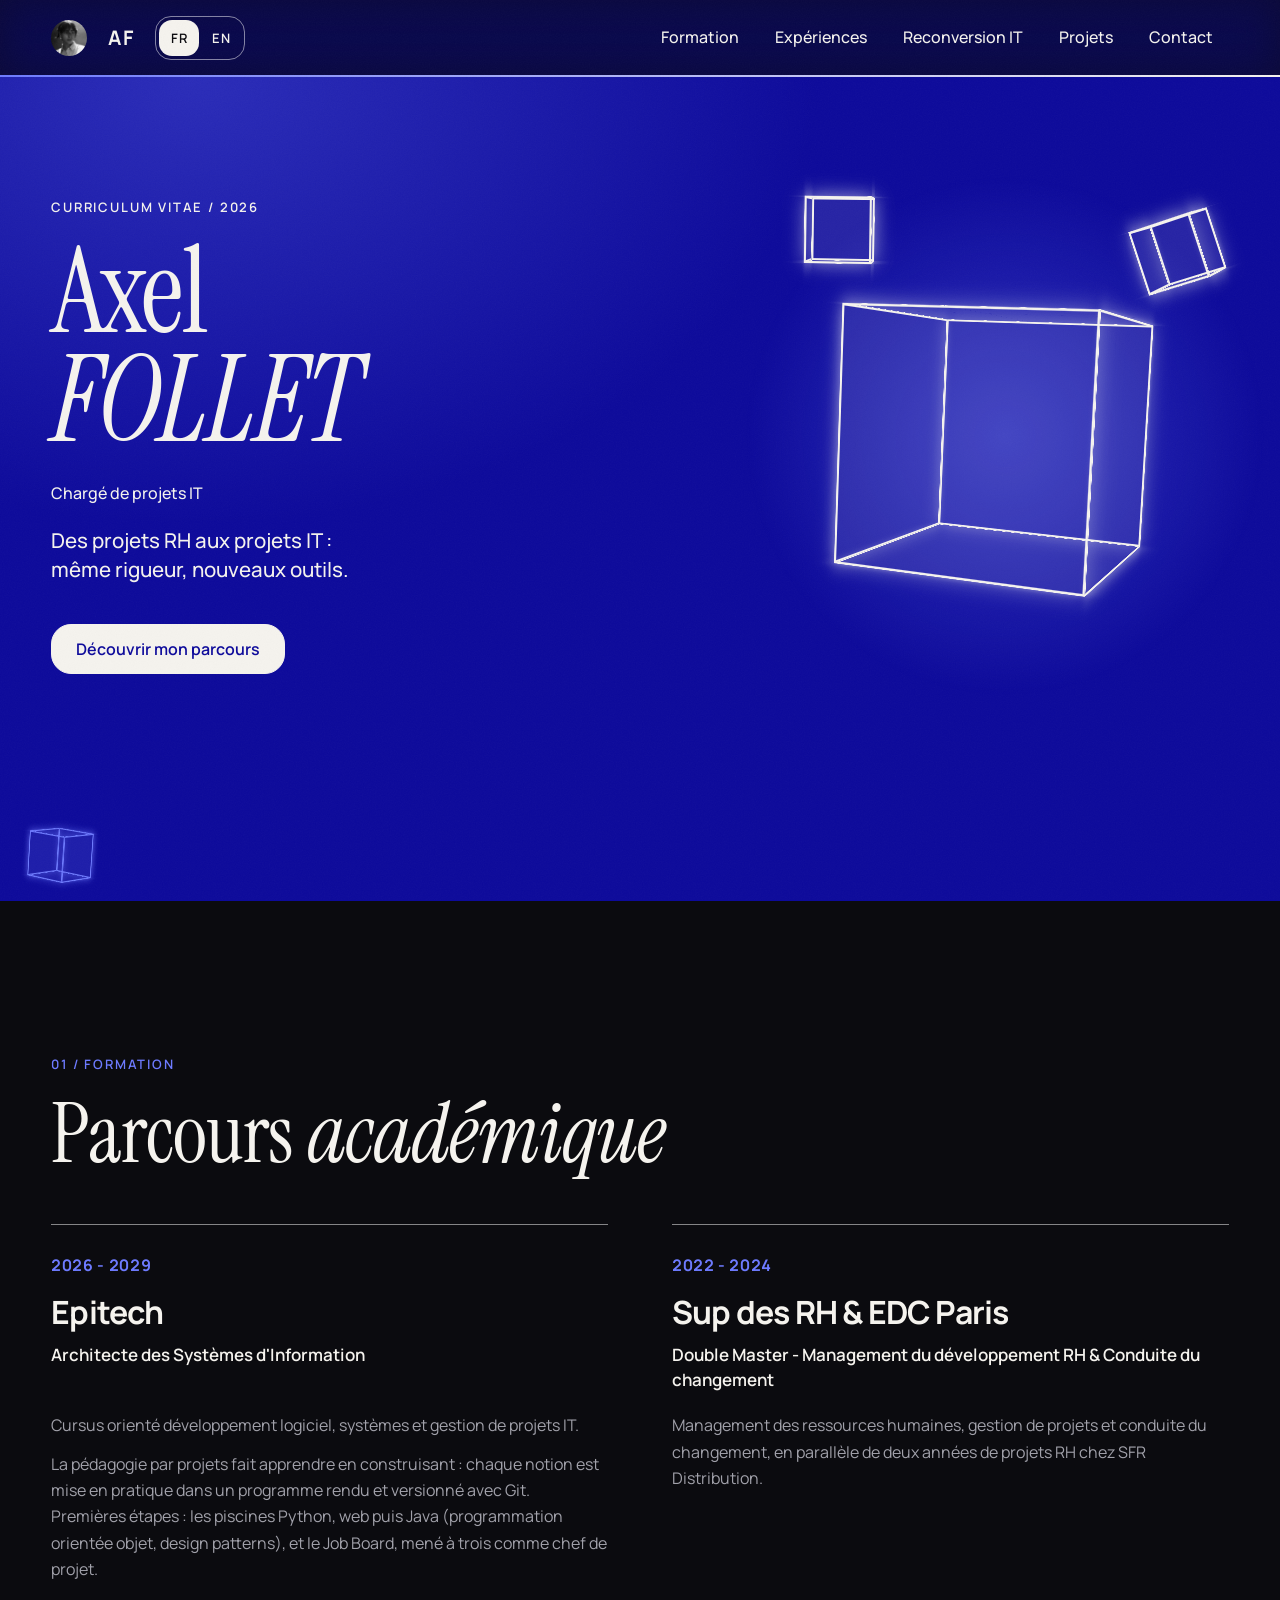
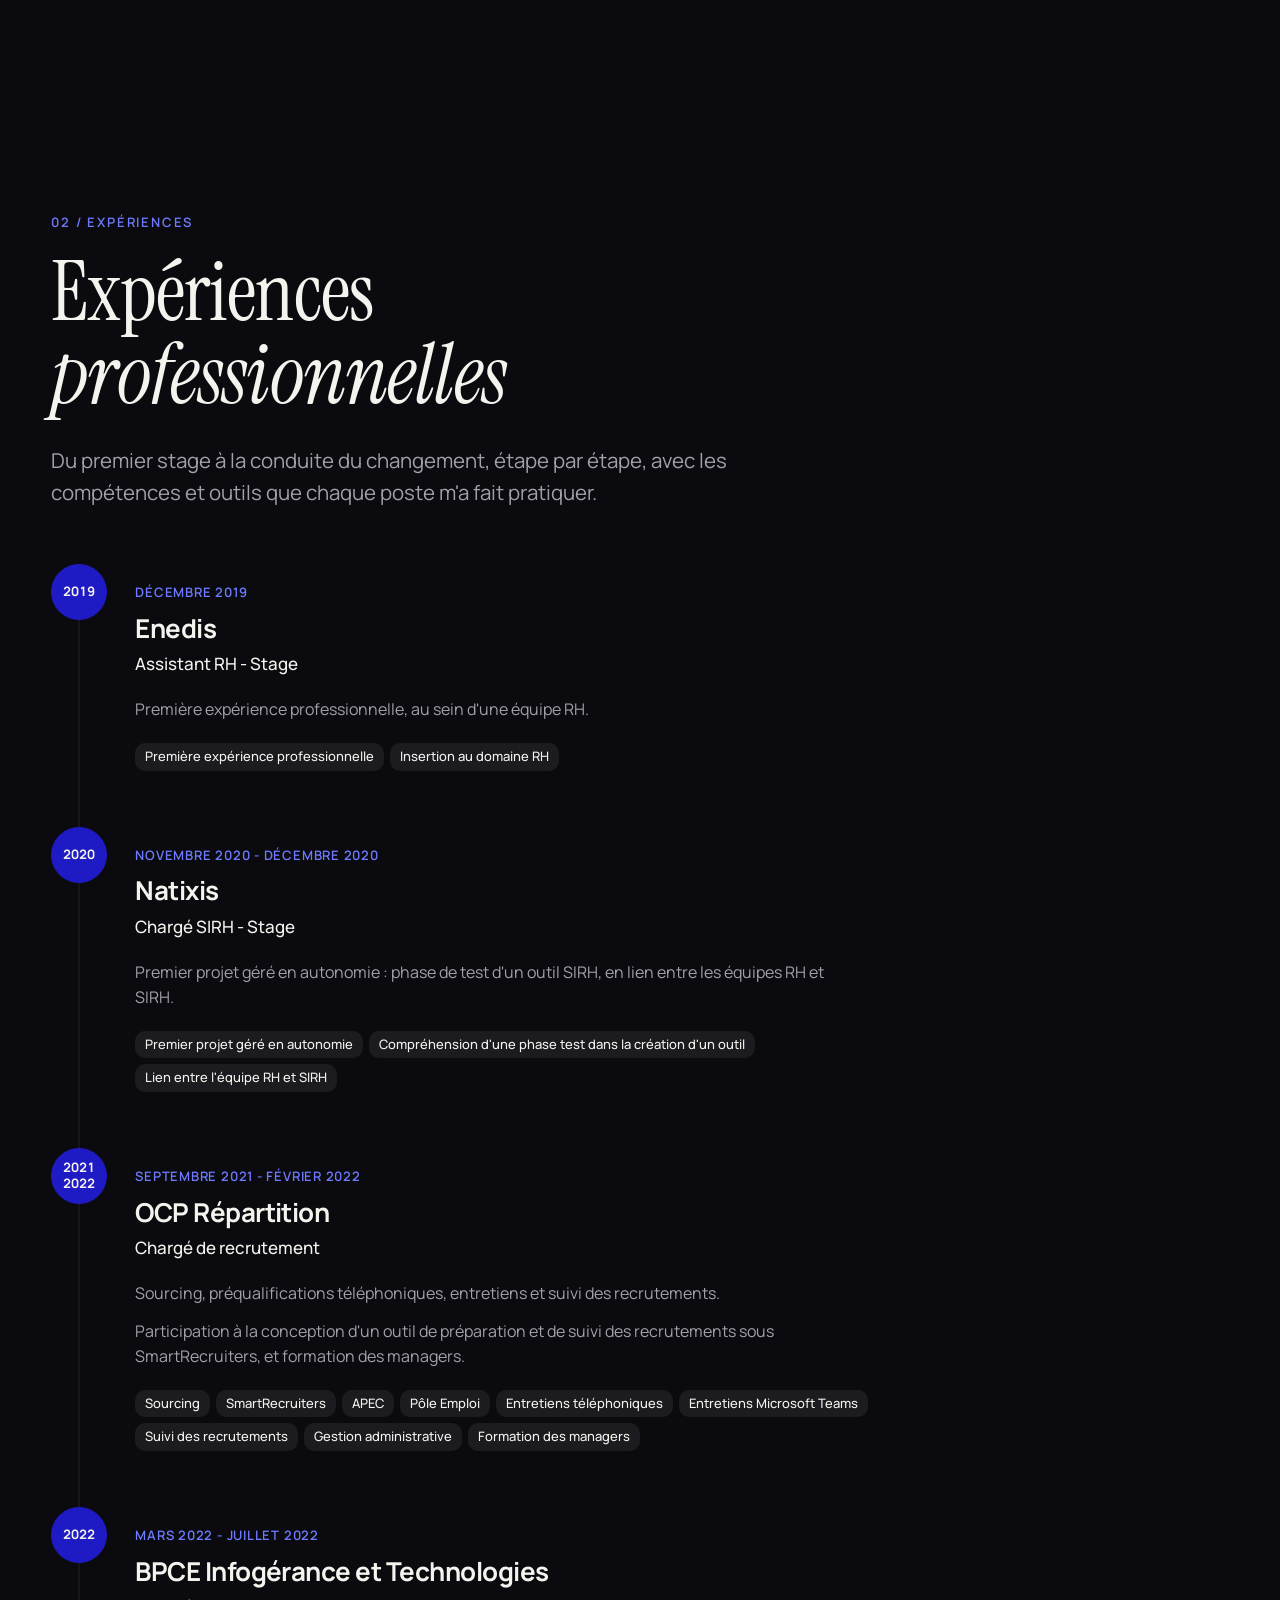
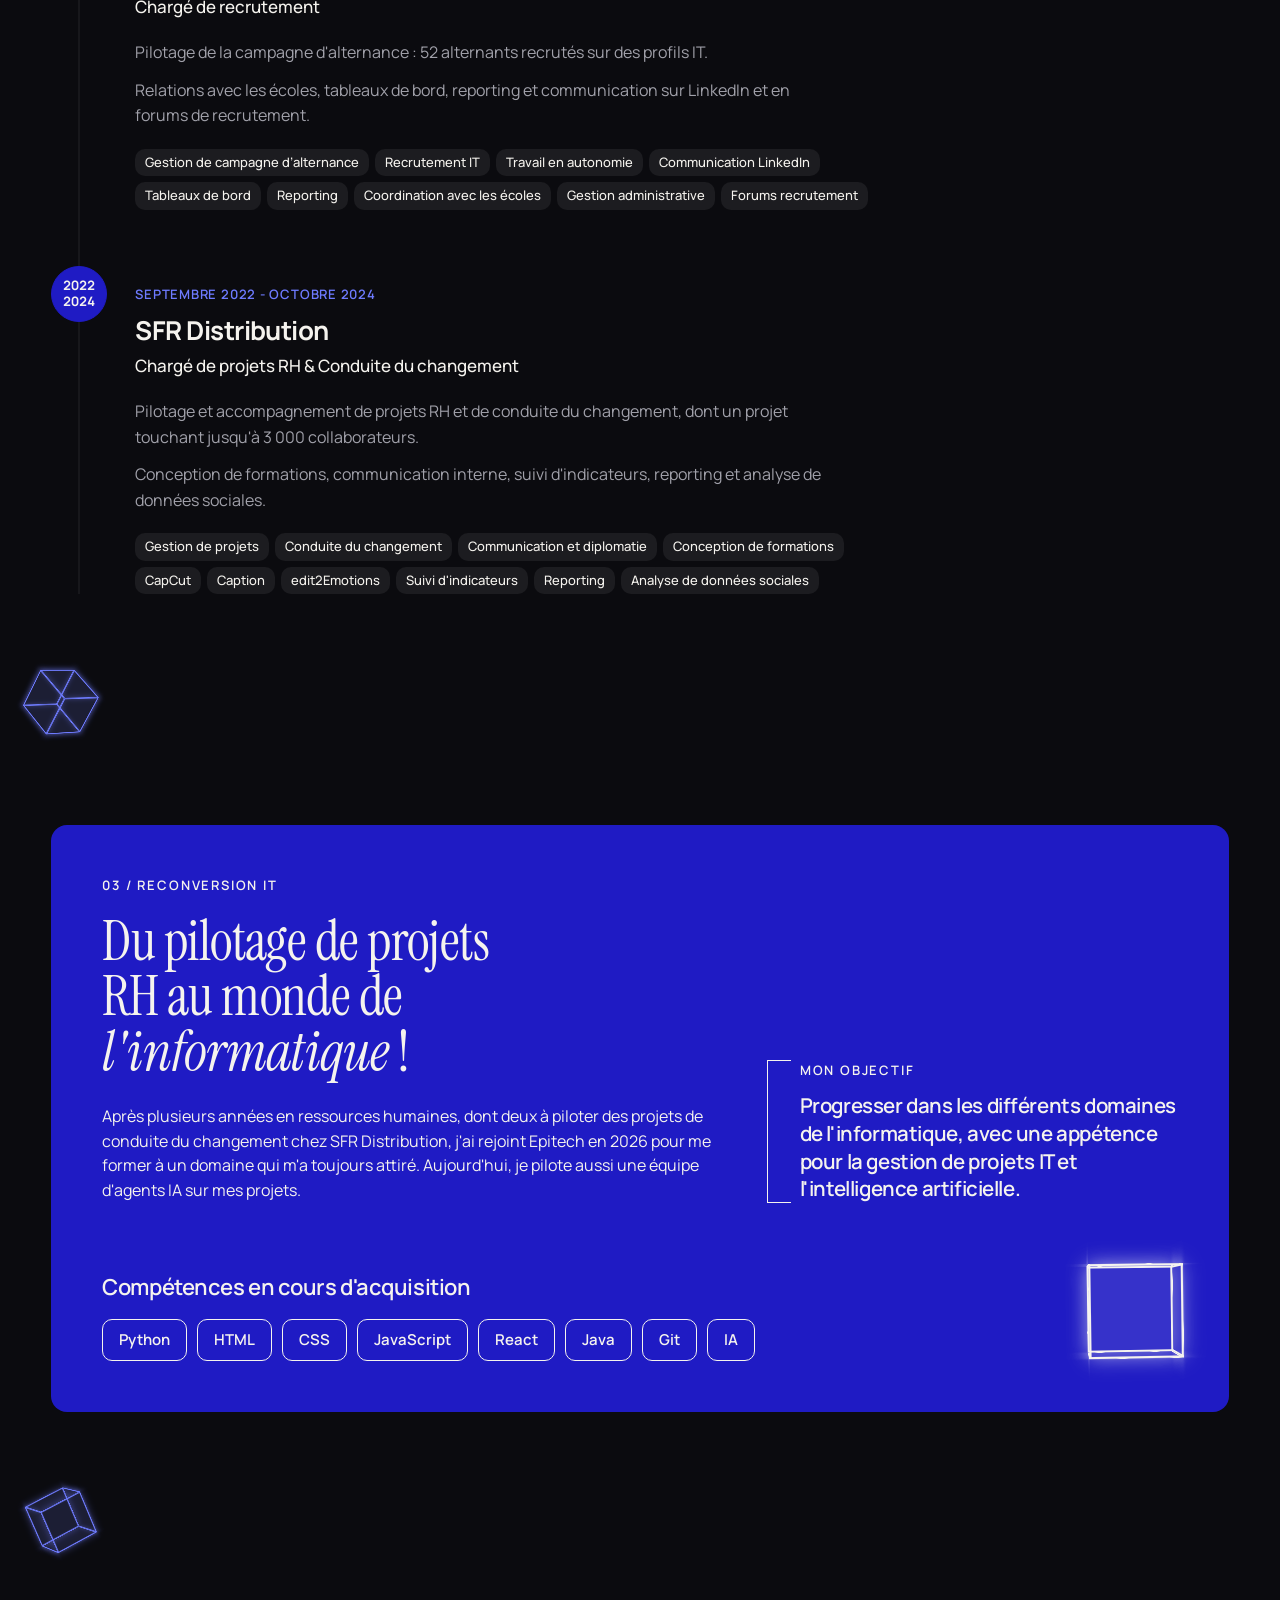
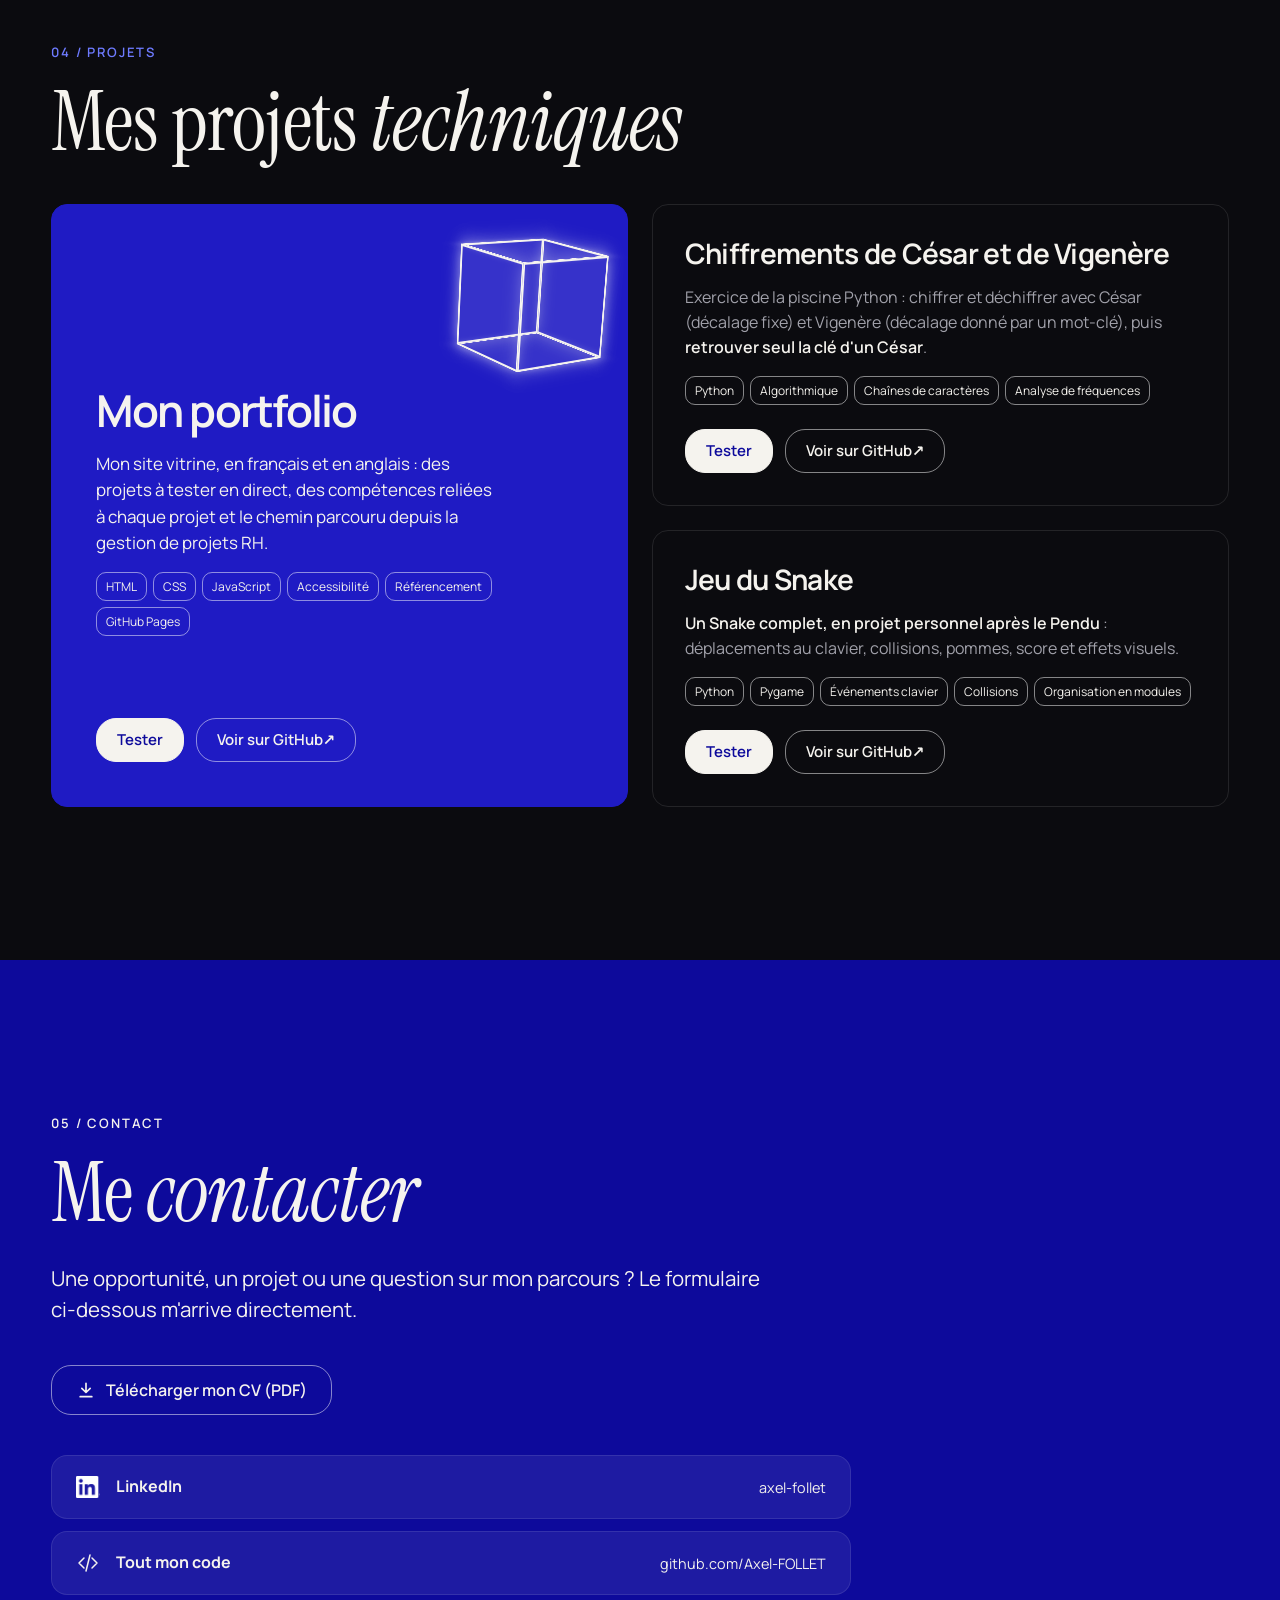
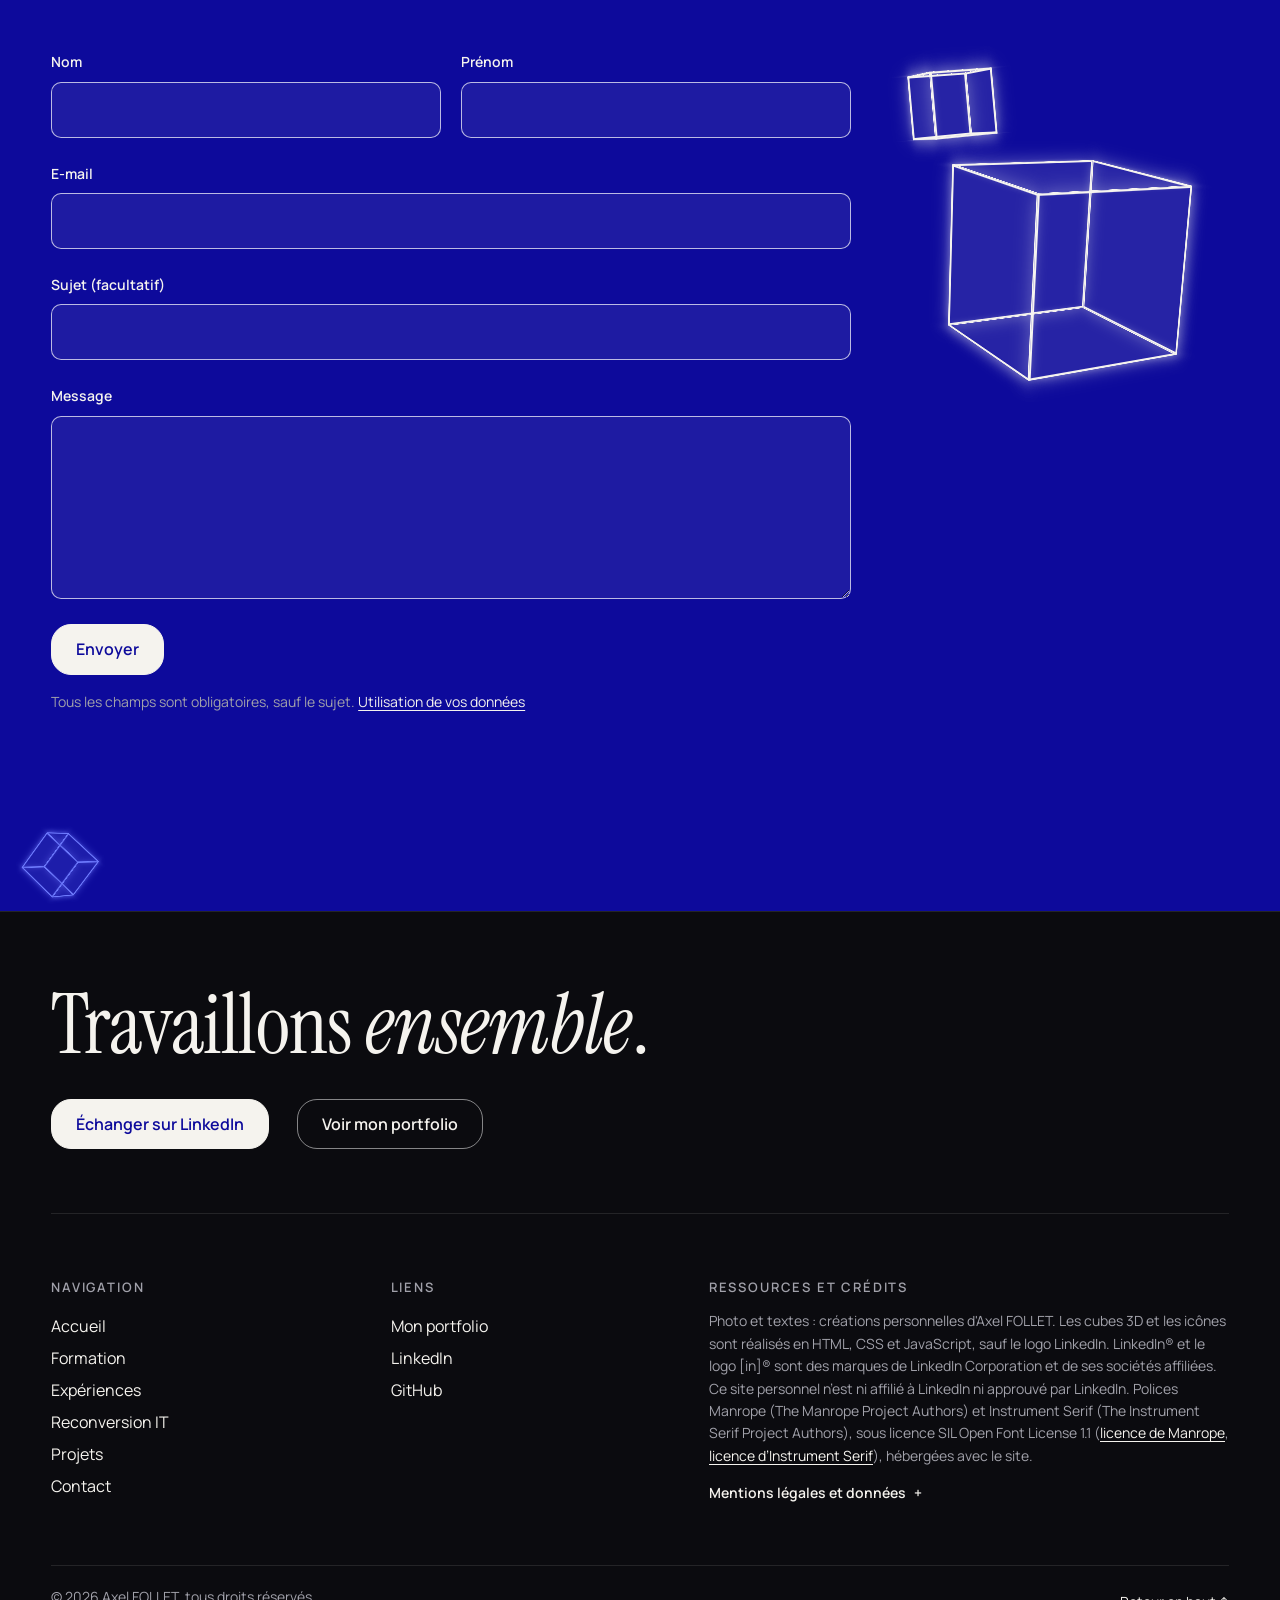
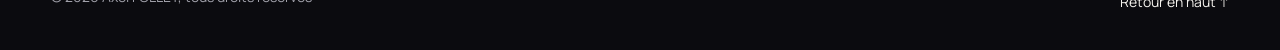
<file: index.html>
<!doctype html>
<html lang="fr">

<head>
    <!-- Repères : les id servent aux ancres et à ARIA ; les classes BEM servent au style. Les attributs data-* transmettent des paramètres aux modules JavaScript. -->
    <meta charset="UTF-8">
    <meta name="viewport" content="width=device-width, initial-scale=1.0">

    <title>Axel FOLLET | Curriculum Vitae</title>

    <!-- Référencement : description, page canonique et version dans l'autre langue -->
    <meta name="description" content="CV d’Axel FOLLET : parcours de la gestion de projets RH vers l’informatique, expériences, compétences, projets et contact.">
    <meta name="author" content="Axel FOLLET">
    <link rel="icon" href="assets/images/favicon.svg?v=6d7c05deb928" type="image/svg+xml">
    <link rel="canonical" href="https://axel-follet.github.io/website_resume/index.html">
    <link rel="alternate" hreflang="fr" href="https://axel-follet.github.io/website_resume/index.html">
    <link rel="alternate" hreflang="en" href="https://axel-follet.github.io/website_resume/index-en.html">
    <link rel="alternate" hreflang="x-default" href="https://axel-follet.github.io/website_resume/index.html">

    <!-- Aperçu lors du partage du lien (Open Graph) -->
    <meta property="og:type" content="website">
    <meta property="og:locale" content="fr_FR">
    <meta property="og:locale:alternate" content="en_GB">
    <meta property="og:title" content="Axel FOLLET | Curriculum Vitae">
    <meta property="og:description" content="CV d’Axel FOLLET : parcours de la gestion de projets RH vers l’informatique, expériences, compétences, projets et contact.">
    <meta property="og:url" content="https://axel-follet.github.io/website_resume/index.html">
    <meta property="og:image" content="https://axel-follet.github.io/website_resume/assets/images/share.png">
    <meta property="og:image:width" content="1200">
    <meta property="og:image:height" content="630">
    <meta property="og:image:alt" content="CV d'Axel FOLLET : Des projets RH aux projets IT : même rigueur, nouveaux outils.">
    <meta name="twitter:card" content="summary_large_image">

    <!-- Police chargée dès le début : le texte s'affiche sans changer de police -->
    <link rel="preload" href="assets/fonts/manrope-latin.woff2" as="font" type="font/woff2" crossorigin>
    <!-- Serif des grands titres, romain et italique : le nom de l'accueil s'affiche sans passer par Georgia -->
    <link rel="preload" href="assets/fonts/instrument-serif-latin.woff2" as="font" type="font/woff2" crossorigin>
    <link rel="preload" href="assets/fonts/instrument-serif-italic-latin.woff2" as="font" type="font/woff2" crossorigin>

    <!-- Ordre de la cascade : base, composants, adaptations responsive, puis fenêtre anti-robot. Versions CSS : recharge les styles modifiés après publication. -->
    <link rel="stylesheet" href="css/base.css?v=060a965fc51d">
    <link rel="stylesheet" href="css/navigation.css?v=a3a1d79845aa">
    <link rel="stylesheet" href="css/sections.css?v=94835d787bd2">
    <link rel="stylesheet" href="css/buttons.css?v=df6b468f8c01">
    <link rel="stylesheet" href="css/home.css?v=8a3a45ffd605">
    <link rel="stylesheet" href="css/cubes.css?v=9171b1c93665">
    <link rel="stylesheet" href="css/education.css?v=690ccc5d9613">
    <link rel="stylesheet" href="css/experience.css?v=3ac319ba0f55">
    <link rel="stylesheet" href="css/career.css?v=88c89af69d79">
    <link rel="stylesheet" href="css/projects.css?v=055566190630">
    <link rel="stylesheet" href="css/contact.css?v=16f2e1a14134">
    <link rel="stylesheet" href="css/footer.css?v=bb28efed03ab">
    <link rel="stylesheet" href="css/responsive.css?v=fb9bdb3cc1be">
    <link rel="stylesheet" href="css/human-check.css?v=2898f0bcbe1a">
    <link rel="stylesheet" href="css/motion.css?v=497b42af2aa8">
    <link rel="stylesheet" href="css/scroll.css?v=e44772963ed0">
    <!-- Modules importés par main.js, demandés tous ensemble au lieu d'être découverts niveau par niveau -->
    <link rel="modulepreload" href="js/modules/navigation.js">
    <link rel="modulepreload" href="js/modules/navigation-menu.js">
    <link rel="modulepreload" href="js/modules/reveal.js">
    <link rel="modulepreload" href="js/modules/contact.js">
    <link rel="modulepreload" href="js/modules/human-check.js">
    <link rel="modulepreload" href="js/modules/cubes/init-cubes.js">
    <link rel="modulepreload" href="js/modules/cubes/create-cube.js">
    <link rel="modulepreload" href="js/modules/cubes/update-cube.js">
    <link rel="modulepreload" href="js/modules/cubes/drag-cube.js">
    <link rel="modulepreload" href="js/modules/timeline.js">
    <link rel="modulepreload" href="js/modules/scroll-motion.js">
    <link rel="modulepreload" href="js/modules/motion.js">
    <!-- blocking="render" : la page ne s'affiche qu'une fois le script exécuté, cubes compris -->
    <script type="module" src="js/main.js" blocking="render"></script>
</head>

<body class="page" id="top">

    <!-- Lien caché qui apparaît au premier appui sur Tab : saute la navigation -->
    <a class="skip-link" href="#main">Aller au contenu</a>


    <!-- -------------------- NAVIGATION -------------------- -->

    <header class="header">

        <!-- Le bouton met à jour aria-expanded ; aria-controls désigne la liste des liens (navigation-menu.js). -->
        <nav class="header__nav" aria-label="Navigation principale">

            <button
                class="header__toggle"
                id="menu-toggle"
                type="button"
                aria-label="Ouvrir le menu de navigation"
                aria-expanded="false"
                aria-controls="menu-links"
            >
                <span class="header__toggle-icon" aria-hidden="true"><span></span><span></span><span></span></span>
            </button>

            <!-- Identité : photo + initiales + choix langue -->
            <div class="header__identity">

                <span class="header__avatar">
                    <img
                        class="header__photo"
                        src="assets/images/profile-small.png"
                        alt="Photo de profil Axel FOLLET" width="80" height="80"
                    >
                </span>

                <a class="header__logo" href="#top">AF</a>

                <!-- Le lien de langue garde la section affichée (navigation.js) -->
                <div class="language-switch" role="group" aria-label="Choisir la langue">
                    <span class="language-switch__option language-switch__option--active" lang="fr" aria-current="true">FR</span>
                    <a class="language-switch__option" href="index-en.html" hreflang="en" lang="en" aria-label="English">EN</a>
                </div>

            </div>


            <!-- Liens vers les sections de la page ; navigation.js marque la section affichée -->
            <span class="header__current"></span>
            <ul class="header__links" id="menu-links">
                <li>
                    <a class="header__link" href="#formation">Formation</a>
                </li>
                <li>
                    <a class="header__link" href="#experience">Expériences</a>
                </li>
                <li>
                    <a class="header__link" href="#reconversion">Reconversion IT</a>
                </li>
                <li>
                    <a class="header__link" href="#projects">Projets</a>
                </li>
                <li>
                    <a class="header__link" href="#contact">Contact</a>
                </li>
            </ul>

        </nav>

    </header>


    <!-- -------------------- CONTENU PRINCIPAL -------------------- -->

    <main id="main">

        <!-- -------------------- ACCUEIL (bleu) -------------------- -->

        <section class="hero" id="home">

            <div class="hero__text">

                <p class="section__eyebrow">CURRICULUM VITAE / 2026</p>

                <h1 class="hero__title">
                    Axel<br>
                    <em>FOLLET</em>
                </h1>

                <p class="hero__role">Chargé de projets IT</p>

                <!-- Phrase d'accroche -->
                <p class="hero__catchphrase">
                    Des projets RH aux projets IT&nbsp;: même rigueur, nouveaux outils.
                </p>

                <div class="button-group">
                    <a class="button button--primary" href="#formation">Découvrir mon parcours</a>
                </div>

            </div>


            <!-- Cubes décoratifs : on peut les faire tourner à la souris ou au doigt, ils restent hors du parcours clavier. data-speed fixe la vitesse et data-phase l'orientation initiale ; JavaScript crée les six faces. -->
            <div class="hero__visual" aria-hidden="true">
                <span class="cube cube--huge cube--white cube--hero" data-speed="14" data-phase="60"></span>
                <span class="cube cube--small cube--white cube--pos-1" data-speed="21" data-phase="70"></span>
                <span class="cube cube--small cube--white cube--pos-2" data-speed="18" data-phase="150"></span>
            </div>


            <!-- Cube de transition, en bas à gauche de la section -->
            <span
                class="cube cube--tiny cube--blue cube--transition"
                aria-hidden="true"
                data-speed="13"
                data-phase="40"
            ></span>

        </section>


        <!-- -------------------- FORMATION -------------------- -->

        <section class="section section--dark" id="formation" aria-labelledby="formation-title">


            <p class="section__eyebrow">01 / FORMATION</p>

            <h2 class="section__title" id="formation-title">Parcours <em>académique</em></h2>

            <div class="education__list">

                <article class="education__card">

                    <p class="education__date">2026 - 2029</p>

                    <h3 class="education__school">Epitech</h3>

                    <p class="education__degree">Architecte des Systèmes d'Information</p>

                    <p class="education__text">
                        Cursus orienté développement logiciel, systèmes et gestion de projets IT.
                    </p>

                    <p class="education__text">
                        La pédagogie par projets fait apprendre en construisant&nbsp;: chaque notion est mise en pratique dans un programme rendu et versionné avec Git. Premières étapes&nbsp;: les piscines Python, web puis Java (programmation orientée objet, design patterns), et le Job Board, mené à trois comme chef de projet.
                    </p>

                </article>

                <article class="education__card">

                    <p class="education__date">2022 - 2024</p>

                    <h3 class="education__school">Sup des RH & EDC Paris</h3>

                    <p class="education__degree">Double Master - Management du développement RH & Conduite du changement</p>

                    <p class="education__text">
                        Management des ressources humaines, gestion de projets et conduite du changement, en parallèle de deux années de projets RH chez SFR Distribution.
                    </p>

                </article>

            </div>

        </section>


        <!-- -------------------- EXPÉRIENCES -------------------- -->

        <section class="section section--dark" id="experience" aria-labelledby="experience-title">


            <p class="section__eyebrow">02 / EXPÉRIENCES</p>

            <h2 class="section__title" id="experience-title">Expériences <em>professionnelles</em></h2>

            <p class="section__intro">
                Du premier stage à la conduite du changement, étape par étape, avec les compétences et outils que chaque poste m'a fait pratiquer.
            </p>

            <!-- Frise chronologique, comme la progression du portfolio : le trait bleu descend au fil du défilement (timeline.js). Chaque carré porte l'année de début, et celle de fin si elle diffère. -->
            <ol class="timeline">

                <li class="timeline__step" id="experience-enedis">

                    <span class="timeline__date" aria-hidden="true">2019</span>

                    <article class="timeline__content">

                        <p class="timeline__period">Décembre 2019</p>

                        <h3 class="timeline__title">Enedis</h3>

                        <p class="timeline__role">Assistant RH - Stage</p>

                        <p class="timeline__text">
                            Première expérience professionnelle, au sein d'une équipe RH.
                        </p>

                        <ul class="timeline__tags" aria-label="Compétences & outils">
                            <li class="tag">Première expérience professionnelle</li>
                            <li class="tag">Insertion au domaine RH</li>
                        </ul>

                    </article>

                </li>

                <li class="timeline__step" id="experience-natixis">

                    <span class="timeline__date" aria-hidden="true">2020</span>

                    <article class="timeline__content">

                        <p class="timeline__period">Novembre 2020 - Décembre 2020</p>

                        <h3 class="timeline__title">Natixis</h3>

                        <p class="timeline__role">Chargé SIRH - Stage</p>

                        <p class="timeline__text">
                            Premier projet géré en autonomie&nbsp;: phase de test d'un outil SIRH, en lien entre les équipes RH et SIRH.
                        </p>

                        <ul class="timeline__tags" aria-label="Compétences & outils">
                            <li class="tag">Premier projet géré en autonomie</li>
                            <li class="tag">Compréhension d'une phase test dans la création d'un outil</li>
                            <li class="tag">Lien entre l'équipe RH et SIRH</li>
                        </ul>

                    </article>

                </li>

                <li class="timeline__step" id="experience-ocp">

                    <span class="timeline__date" aria-hidden="true"><span>2021</span><span>2022</span></span>

                    <article class="timeline__content">

                        <p class="timeline__period">Septembre 2021 - Février 2022</p>

                        <h3 class="timeline__title">OCP Répartition</h3>

                        <p class="timeline__role">Chargé de recrutement</p>

                        <p class="timeline__text">
                            Sourcing, préqualifications téléphoniques, entretiens et suivi des recrutements.
                        </p>

                        <p class="timeline__text">
                            Participation à la conception d'un outil de préparation et de suivi des recrutements sous SmartRecruiters, et formation des managers.
                        </p>

                        <ul class="timeline__tags" aria-label="Compétences & outils">
                            <li class="tag">Sourcing</li>
                            <li class="tag">SmartRecruiters</li>
                            <li class="tag">APEC</li>
                            <li class="tag">Pôle Emploi</li>
                            <li class="tag">Entretiens téléphoniques</li>
                            <li class="tag">Entretiens Microsoft Teams</li>
                            <li class="tag">Suivi des recrutements</li>
                            <li class="tag">Gestion administrative</li>
                            <li class="tag">Formation des managers</li>
                        </ul>

                    </article>

                </li>

                <li class="timeline__step" id="experience-bpce">

                    <span class="timeline__date" aria-hidden="true">2022</span>

                    <article class="timeline__content">

                        <p class="timeline__period">Mars 2022 - Juillet 2022</p>

                        <h3 class="timeline__title">BPCE Infogérance et Technologies</h3>

                        <p class="timeline__role">Chargé de recrutement</p>

                        <p class="timeline__text">
                            Pilotage de la campagne d'alternance&nbsp;: 52 alternants recrutés sur des profils IT.
                        </p>

                        <p class="timeline__text">
                            Relations avec les écoles, tableaux de bord, reporting et communication sur LinkedIn et en forums de recrutement.
                        </p>

                        <ul class="timeline__tags" aria-label="Compétences & outils">
                            <li class="tag">Gestion de campagne d’alternance</li>
                            <li class="tag">Recrutement IT</li>
                            <li class="tag">Travail en autonomie</li>
                            <li class="tag">Communication LinkedIn</li>
                            <li class="tag">Tableaux de bord</li>
                            <li class="tag">Reporting</li>
                            <li class="tag">Coordination avec les écoles</li>
                            <li class="tag">Gestion administrative</li>
                            <li class="tag">Forums recrutement</li>
                        </ul>

                    </article>

                </li>

                <li class="timeline__step" id="experience-sfr">

                    <span class="timeline__date" aria-hidden="true"><span>2022</span><span>2024</span></span>

                    <article class="timeline__content">

                        <p class="timeline__period">Septembre 2022 - Octobre 2024</p>

                        <h3 class="timeline__title">SFR Distribution</h3>

                        <p class="timeline__role">Chargé de projets RH & Conduite du changement</p>

                        <p class="timeline__text">
                            Pilotage et accompagnement de projets RH et de conduite du changement, dont un projet touchant jusqu'à 3 000 collaborateurs.
                        </p>

                        <p class="timeline__text">
                            Conception de formations, communication interne, suivi d'indicateurs, reporting et analyse de données sociales.
                        </p>

                        <ul class="timeline__tags" aria-label="Compétences & outils">
                            <li class="tag">Gestion de projets</li>
                            <li class="tag">Conduite du changement</li>
                            <li class="tag">Communication et diplomatie</li>
                            <li class="tag">Conception de formations</li>
                            <li class="tag">CapCut</li>
                            <li class="tag">Caption</li>
                            <li class="tag">edit2Emotions</li>
                            <li class="tag">Suivi d'indicateurs</li>
                            <li class="tag">Reporting</li>
                            <li class="tag">Analyse de données sociales</li>
                        </ul>

                    </article>

                </li>

            </ol>


            <!-- Cube de transition, en bas à gauche de la section -->
            <span
                class="cube cube--tiny cube--blue cube--transition"
                aria-hidden="true"
                data-speed="13"
                data-phase="310"
            ></span>

        </section>


        <!-- -------------------- RECONVERSION IT -------------------- -->

        <section class="section section--dark" id="reconversion" aria-labelledby="reconversion-title">

            <div class="career__banner">

                <p class="section__eyebrow career__number">
                    03 / RECONVERSION IT
                </p>


                <!-- -------------------- INTRODUCTION -------------------- -->

                <!-- Deux colonnes : le parcours à gauche, l'objectif à droite -->
                <div class="career__intro">

                    <div class="career__story">

                    <!-- Deux moitiés : chacune arrive de son côté au défilement (scroll.css) -->
                    <h2 id="reconversion-title">
                        <span class="career__half">Du pilotage de projets RH</span>
                        <span class="career__half">au monde de <em>l'informatique</em>&nbsp;!</span>
                    </h2>

                    <p>
                        Après plusieurs années en ressources humaines, dont deux à piloter des projets de conduite du changement chez SFR Distribution, j'ai rejoint Epitech en 2026 pour me former à un domaine qui m'a toujours attiré. Aujourd'hui, je pilote aussi une équipe d'agents IA sur mes projets.
                    </p>

                    </div>

                    <div class="career__goal">

                        <p class="career__goal-label">Mon objectif</p>

                        <p class="career__goal-text">
                            Progresser dans les différents domaines de l'informatique, avec une appétence pour la gestion de projets IT et l'intelligence artificielle.
                        </p>

                    </div>

                </div>


                <!-- -------------------- COMPÉTENCES TECHNIQUES -------------------- -->

                <div class="career__skills skills">

                    <!-- Cube blanc -->
                    <span
                        class="cube cube--medium cube--white career__cube"
                        aria-hidden="true"
                        data-speed="16"
                        data-phase="90"
                    ></span>


                    <h3>
                        Compétences en cours d'acquisition
                    </h3>


                    <ul class="skills__list">
                        <li>Python</li>
                        <li>HTML</li>
                        <li>CSS</li>
                        <li>JavaScript</li>
                        <li>React</li>
                        <li>Java</li>
                        <li>Git</li>
                        <li>IA</li>
                    </ul>

                </div>

            </div>


            <!-- Cube de transition, en bas à gauche de la section -->
            <span
                class="cube cube--tiny cube--blue cube--transition"
                aria-hidden="true"
                data-speed="14"
                data-phase="200"
            ></span>

        </section>


        <!-- -------------------- PROJETS -------------------- -->

        <section class="section section--dark" id="projects" aria-labelledby="projects-title">

            <p class="section__eyebrow">04 / PROJETS</p>

            <h2 class="section__title" id="projects-title">Mes projets <em>techniques</em></h2>


            <!-- Grille des projets : le portfolio en grande carte carrée à gauche, deux cartes rectangulaires empilées à droite. Chaque carte garde les compétences utilisées, le code sur GitHub et un essai. -->
            <!-- Enveloppe : ses dimensions servent de repère aux unités cqw de la grille (projects.css). -->
            <div class="projects__layout">
            <div class="projects__grid">


                <!-- -------------------- PORTFOLIO -------------------- -->

                <article class="project-card project-card--featured" data-hover="cursor">

                    <!-- Bande du haut de la carte, où passe le dessin du survol (motion.css) -->
                    <span class="project-card__hover-zone" aria-hidden="true" data-hover-zone></span>

                    <span class="cube cube--white project-card__cube" aria-hidden="true" data-speed="16" data-phase="35"></span>

                    <h3>Mon portfolio</h3>

                    <p class="project-card__text">
                        Mon site vitrine, en français et en anglais&nbsp;: des projets à tester en direct, des compétences reliées à chaque projet et le chemin parcouru depuis la gestion de projets RH.
                    </p>

                    <ul class="project-card__tags" aria-label="Compétences utilisées">
                        <li>HTML</li>
                        <li>CSS</li>
                        <li>JavaScript</li>
                        <li>Accessibilité</li>
                        <li>Référencement</li>
                        <li>GitHub Pages</li>
                    </ul>

                    <div class="project-card__actions">
                        <a
                            class="button project-card__action project-card__link"
                            href="https://github.com/Axel-FOLLET/portfolio"
                            target="_blank"
                            rel="noopener noreferrer"
                        >Voir sur GitHub<span class="visually-hidden">&nbsp;: Mon portfolio (nouvel onglet)</span></a>
                        <a
                            class="button button--primary project-card__action"
                            href="https://axel-follet.github.io/portfolio/"
                            target="_blank"
                            rel="noopener noreferrer"
                        >Tester<span class="visually-hidden">&nbsp;: Mon portfolio (nouvel onglet)</span></a>
                    </div>

                </article>


                <!-- -------------------- CHIFFREMENTS -------------------- -->

                <article class="project-card" data-hover="cipher">

                    <h3>Chiffrements de <span data-cipher>César</span> et de Vigenère</h3>

                    <p class="project-card__text">
                        Exercice de la piscine Python&nbsp;: chiffrer et déchiffrer avec César (décalage fixe) et Vigenère (décalage donné par un mot-clé), puis <strong>retrouver seul la clé d'un César</strong>.
                    </p>

                    <ul class="project-card__tags" aria-label="Compétences utilisées">
                        <li>Python</li>
                        <li>Algorithmique</li>
                        <li>Chaînes de caractères</li>
                        <li>Analyse de fréquences</li>
                    </ul>

                    <div class="project-card__actions">
                        <a
                            class="button project-card__action project-card__link"
                            href="https://github.com/Axel-FOLLET/Axou/tree/main/03_algorithms/chiffrement"
                            target="_blank"
                            rel="noopener noreferrer"
                        >Voir sur GitHub<span class="visually-hidden">&nbsp;: Chiffrements de César et de Vigenère (nouvel onglet)</span></a>
                        <a
                            class="button button--primary project-card__action"
                            href="https://axel-follet.github.io/portfolio/index.html#projects/cesar-vigenere"
                            target="_blank"
                            rel="noopener noreferrer"
                            aria-label="Tester la démo sur le portfolio (nouvel onglet)"
                        >Tester</a>
                    </div>

                </article>


                <!-- -------------------- SNAKE -------------------- -->

                <article class="project-card" data-hover="snake">

                    <span class="project-card__hover-zone" aria-hidden="true" data-hover-zone></span>

                    <h3>Jeu du Snake</h3>

                    <p class="project-card__text">
                        <strong>Un Snake complet, en projet personnel après le Pendu</strong>&nbsp;: déplacements au clavier, collisions, pommes, score et effets visuels.
                    </p>

                    <ul class="project-card__tags" aria-label="Compétences utilisées">
                        <li>Python</li>
                        <li>Pygame</li>
                        <li>Événements clavier</li>
                        <li>Collisions</li>
                        <li>Organisation en modules</li>
                    </ul>

                    <div class="project-card__actions">
                        <a
                            class="button project-card__action project-card__link"
                            href="https://github.com/Axel-FOLLET/Axou/tree/main/02_games/jeu_du_snake"
                            target="_blank"
                            rel="noopener noreferrer"
                        >Voir sur GitHub<span class="visually-hidden">&nbsp;: Jeu du Snake (nouvel onglet)</span></a>
                        <a
                            class="button button--primary project-card__action"
                            href="https://axel-follet.github.io/portfolio/index.html#projects/snake"
                            target="_blank"
                            rel="noopener noreferrer"
                            aria-label="Tester la démo sur le portfolio (nouvel onglet)"
                        >Tester</a>
                    </div>

                </article>

            </div>
            </div>

        </section>


        <!-- -------------------- CONTACT (bleu) -------------------- -->

        <section class="section" id="contact" aria-labelledby="contact-title">

            <p class="section__eyebrow">05 / CONTACT</p>

            <h2 class="section__title" id="contact-title">Me <em>contacter</em></h2>

            <p class="section__intro">
                Une opportunité, un projet ou une question sur mon parcours&nbsp;? Le formulaire ci-dessous m'arrive directement.
            </p>

            <a class="button contact__resume" href="assets/CV_Axel_FOLLET_FR.pdf" download="CV_Axel_FOLLET_FR.pdf">
                <!-- Pictogramme : flèche de téléchargement -->
                <svg class="button__icon" viewBox="0 0 24 24" aria-hidden="true">
                    <path d="M12 4v11M7 10l5 5 5-5M5 20h14"/>
                </svg>
                Télécharger mon CV (PDF)
            </a>


            <!-- -------------------- LIENS -------------------- -->

            <ul class="link-list">

                <li>
                    <a class="link-card" href="https://www.linkedin.com/in/axel-follet/" target="_blank" rel="noopener noreferrer">
                        <img class="link-card__icon link-card__icon--linkedin" src="assets/images/linkedin-logo.png" alt="" aria-hidden="true" width="840" height="779" loading="lazy" decoding="async">
                        <span class="link-card__label">LinkedIn</span>
                        <span class="link-card__hint">axel-follet</span>
                    </a>
                </li>

                <li>
                    <a class="link-card" href="https://github.com/Axel-FOLLET" target="_blank" rel="noopener noreferrer">
                        <!-- Pictogramme : chevrons de code -->
                        <svg class="link-card__icon" viewBox="0 0 24 24" aria-hidden="true">
                            <path d="M8 7l-5 5 5 5M16 7l5 5-5 5M14 4l-4 16"/>
                        </svg>
                        <span class="link-card__label">Tout mon code</span>
                        <span class="link-card__hint">github.com/Axel-FOLLET</span>
                    </a>
                </li>

            </ul>


            <div class="contact">

                <!-- -------------------- FORMULAIRE -------------------- -->

                <div class="contact__main">

                    <!-- Les textes d'état et d'erreur viennent des attributs data-* : un seul script pour FR et EN (contact.js) -->
                    <form
                        class="form"
                        id="contact-form"
                        action="https://formspree.io/f/xaenbdqw"
                        method="POST"
                        data-sending="Envoi en cours…"
                        data-success="Merci, votre message a bien été envoyé."
                        data-sent="Envoyé"
                        data-error="L'envoi a échoué. Vérifiez votre connexion puis réessayez, ou contactez-moi sur LinkedIn."
                        data-invalid-required="Ce champ est obligatoire."
                        data-invalid-email="Adresse e-mail invalide (exemple&nbsp;: nom@domaine.fr)."
                    >

                        <div class="form__row">
                            <div class="form__field">
                                <label class="form__label" for="surname">Nom</label>
                                <input class="form__input" type="text" id="surname" name="surname" autocomplete="family-name" required>
                            </div>
                            <div class="form__field">
                                <label class="form__label" for="name">Prénom</label>
                                <input class="form__input" type="text" id="name" name="name" autocomplete="given-name" required>
                            </div>
                        </div>

                        <div class="form__field">
                            <label class="form__label" for="email">E-mail</label>
                            <input class="form__input" type="email" id="email" name="email" autocomplete="email" required>
                        </div>

                        <div class="form__field">
                            <label class="form__label" for="subject">Sujet (facultatif)</label>
                            <input class="form__input" type="text" id="subject" name="subject">
                        </div>

                        <div class="form__field">
                            <label class="form__label" for="message">Message</label>
                            <textarea class="form__input form__input--area" id="message" name="message" rows="6" required></textarea>
                        </div>

                        <!-- Champ piège contre les robots : invisible pour les visiteurs, Formspree rejette l'envoi s'il est rempli -->
                        <input class="form__trap" type="text" name="_gotcha" tabindex="-1" autocomplete="off" aria-hidden="true">

                        <button class="button button--primary" type="submit">Envoyer</button>

                        <p class="form__notice">Tous les champs sont obligatoires, sauf le sujet. <a href="#donnees-formulaire">Utilisation de vos données</a></p>

                        <!-- Message de confirmation ou d'erreur, lu par les lecteurs d'écran -->
                        <p class="form__status" id="form-status" role="status" aria-live="polite"></p>

                    </form>

                </div>


                <!-- Cubes décoratifs, comme à l'accueil -->
                <div class="contact__side" aria-hidden="true">
                    <span class="cube cube--large cube--white cube--pos-main" data-speed="15" data-phase="30"></span>
                    <span class="cube cube--small cube--white cube--pos-1" data-speed="20" data-phase="110"></span>
                </div>

            </div>


            <!-- Cube de transition, en bas à gauche de la section -->
            <span
                class="cube cube--tiny cube--blue cube--transition"
                aria-hidden="true"
                data-speed="13"
                data-phase="330"
            ></span>

        </section>

    </main>


    <!-- -------------------- PIED DE PAGE -------------------- -->

    <footer class="footer">

        <!-- Dernier appel : la page se referme sur une invitation, vers LinkedIn et le portfolio -->
        <div class="footer__cta">
            <p class="footer__cta-title">Travaillons <em>ensemble</em>.</p>
            <div class="button-group">
                <a class="button button--primary" href="https://www.linkedin.com/in/axel-follet/" target="_blank" rel="noopener noreferrer">Échanger sur LinkedIn<span class="visually-hidden"> (nouvel onglet)</span></a>
                <a class="button" href="https://axel-follet.github.io/portfolio/" target="_blank" rel="noopener noreferrer">Voir mon portfolio<span class="visually-hidden"> (nouvel onglet)</span></a>
            </div>
        </div>

        <div class="footer__row">

            <div>
                <p class="footer__title">Navigation</p>
                <ul class="footer__list">
                    <li><a href="#home">Accueil</a></li>
                    <li><a href="#formation">Formation</a></li>
                    <li><a href="#experience">Expériences</a></li>
                    <li><a href="#reconversion">Reconversion IT</a></li>
                    <li><a href="#projects">Projets</a></li>
                    <li><a href="#contact">Contact</a></li>
                </ul>
            </div>

            <div>
                <p class="footer__title">Liens</p>
                <ul class="footer__list">
                    <li><a href="https://axel-follet.github.io/portfolio/" target="_blank" rel="noopener noreferrer">Mon portfolio<span class="visually-hidden"> (nouvel onglet)</span></a></li>
                    <li><a href="https://www.linkedin.com/in/axel-follet/" target="_blank" rel="noopener noreferrer">LinkedIn<span class="visually-hidden"> (nouvel onglet)</span></a></li>
                    <li><a href="https://github.com/Axel-FOLLET" target="_blank" rel="noopener noreferrer">GitHub<span class="visually-hidden"> (nouvel onglet)</span></a></li>
                </ul>
            </div>

            <div>
                <p class="footer__title">Ressources et crédits</p>
                <p class="footer__credits">
                    Photo et textes&nbsp;: créations personnelles d'Axel FOLLET. Les cubes 3D et les icônes sont réalisés en HTML, CSS et JavaScript, sauf le logo LinkedIn. LinkedIn® et le logo [in]® sont des marques de LinkedIn Corporation et de ses sociétés affiliées. Ce site personnel n’est ni affilié à LinkedIn ni approuvé par LinkedIn. Polices Manrope (The Manrope Project Authors) et Instrument Serif (The Instrument Serif Project Authors), sous licence SIL Open Font License 1.1 (<a href="assets/fonts/OFL-Manrope.txt">licence de Manrope</a>, <a href="assets/fonts/OFL-InstrumentSerif.txt">licence d’Instrument Serif</a>), hébergées avec le site.
                </p>
                <details class="footer__legal">
                    <summary class="footer__legal-toggle">Mentions légales et données</summary>
                    <p><strong>Éditeur et directeur de la publication&nbsp;:</strong> Axel FOLLET, particulier, site personnel non professionnel. Contact&nbsp;: formulaire du site ou LinkedIn.</p>
                    <p><strong>Hébergeur&nbsp;:</strong> GitHub, Inc. (GitHub Pages), 88 Colin P. Kelly Jr. Street, San Francisco, CA 94107, États-Unis, <a href="https://support.github.com/" target="_blank" rel="noopener noreferrer" hreflang="en">support.github.com</a>. Pour la sécurité, GitHub enregistre l'adresse IP des visiteurs.</p>
                    <p id="donnees-formulaire"><strong>Formulaire de contact&nbsp;:</strong> responsable du traitement, Axel FOLLET. Nom, prénom, e-mail et message sont obligatoires&nbsp;; le sujet est facultatif. Ces données servent uniquement à vous répondre, sur la base de l'intérêt légitime à traiter votre demande. Elles transitent par Formspree, Inc., aux États-Unis, qui les conserve selon sa <a href="https://formspree.io/legal/privacy-policy" target="_blank" rel="noopener noreferrer" hreflang="en">politique de confidentialité</a>, et sont supprimées 12 mois après notre dernier échange. Vous pouvez demander l'accès à vos données, leur rectification, leur effacement ou la limitation de leur traitement, ou vous y opposer, par le formulaire ou LinkedIn, et adresser une réclamation à la <a href="https://www.cnil.fr/fr/plaintes" target="_blank" rel="noopener noreferrer">CNIL</a>.</p>
                    <p><strong>Navigateur&nbsp;:</strong> aucun cookie ni mesure d'audience. Le site garde seulement sur votre appareil la réponse à la protection anti-robot du formulaire jusqu'à la fermeture de l'onglet.</p>
                    <p><strong>Propriété intellectuelle&nbsp;:</strong> textes, photo, mise en page et code source © 2026 Axel FOLLET, tous droits réservés. Le code est public sur GitHub pour être lu&nbsp;; toute réutilisation demande mon accord. Les polices Manrope et Instrument Serif et le logo LinkedIn restent sous leurs propres licences et marques.</p>
                </details>
            </div>

        </div>

        <!-- Dernière ligne : droits à gauche, retour en haut à droite -->
        <div class="footer__bottom">
            <p class="footer__copyright">&copy; 2026 Axel FOLLET, tous droits réservés</p>
            <a class="footer__top" href="#top">Retour en haut ↑</a>
        </div>



    </footer>

</body>

</html>
</file>
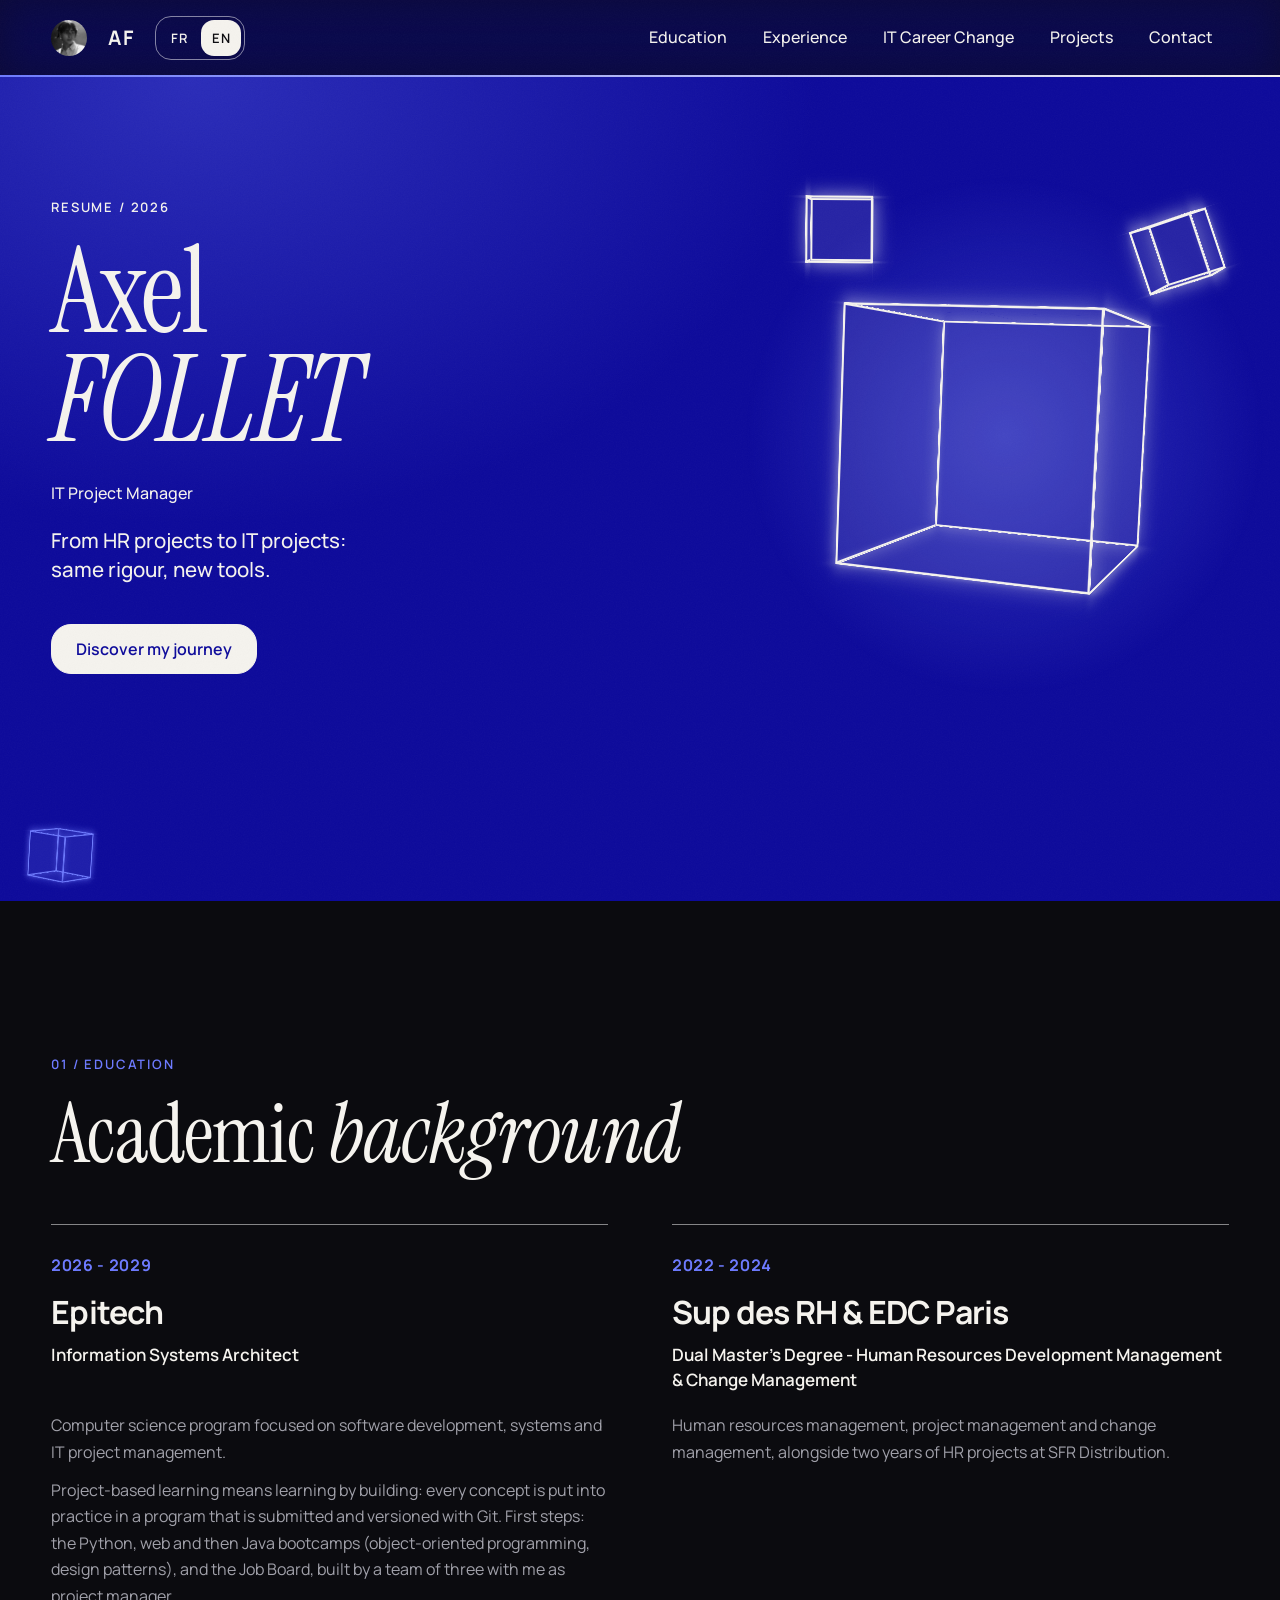
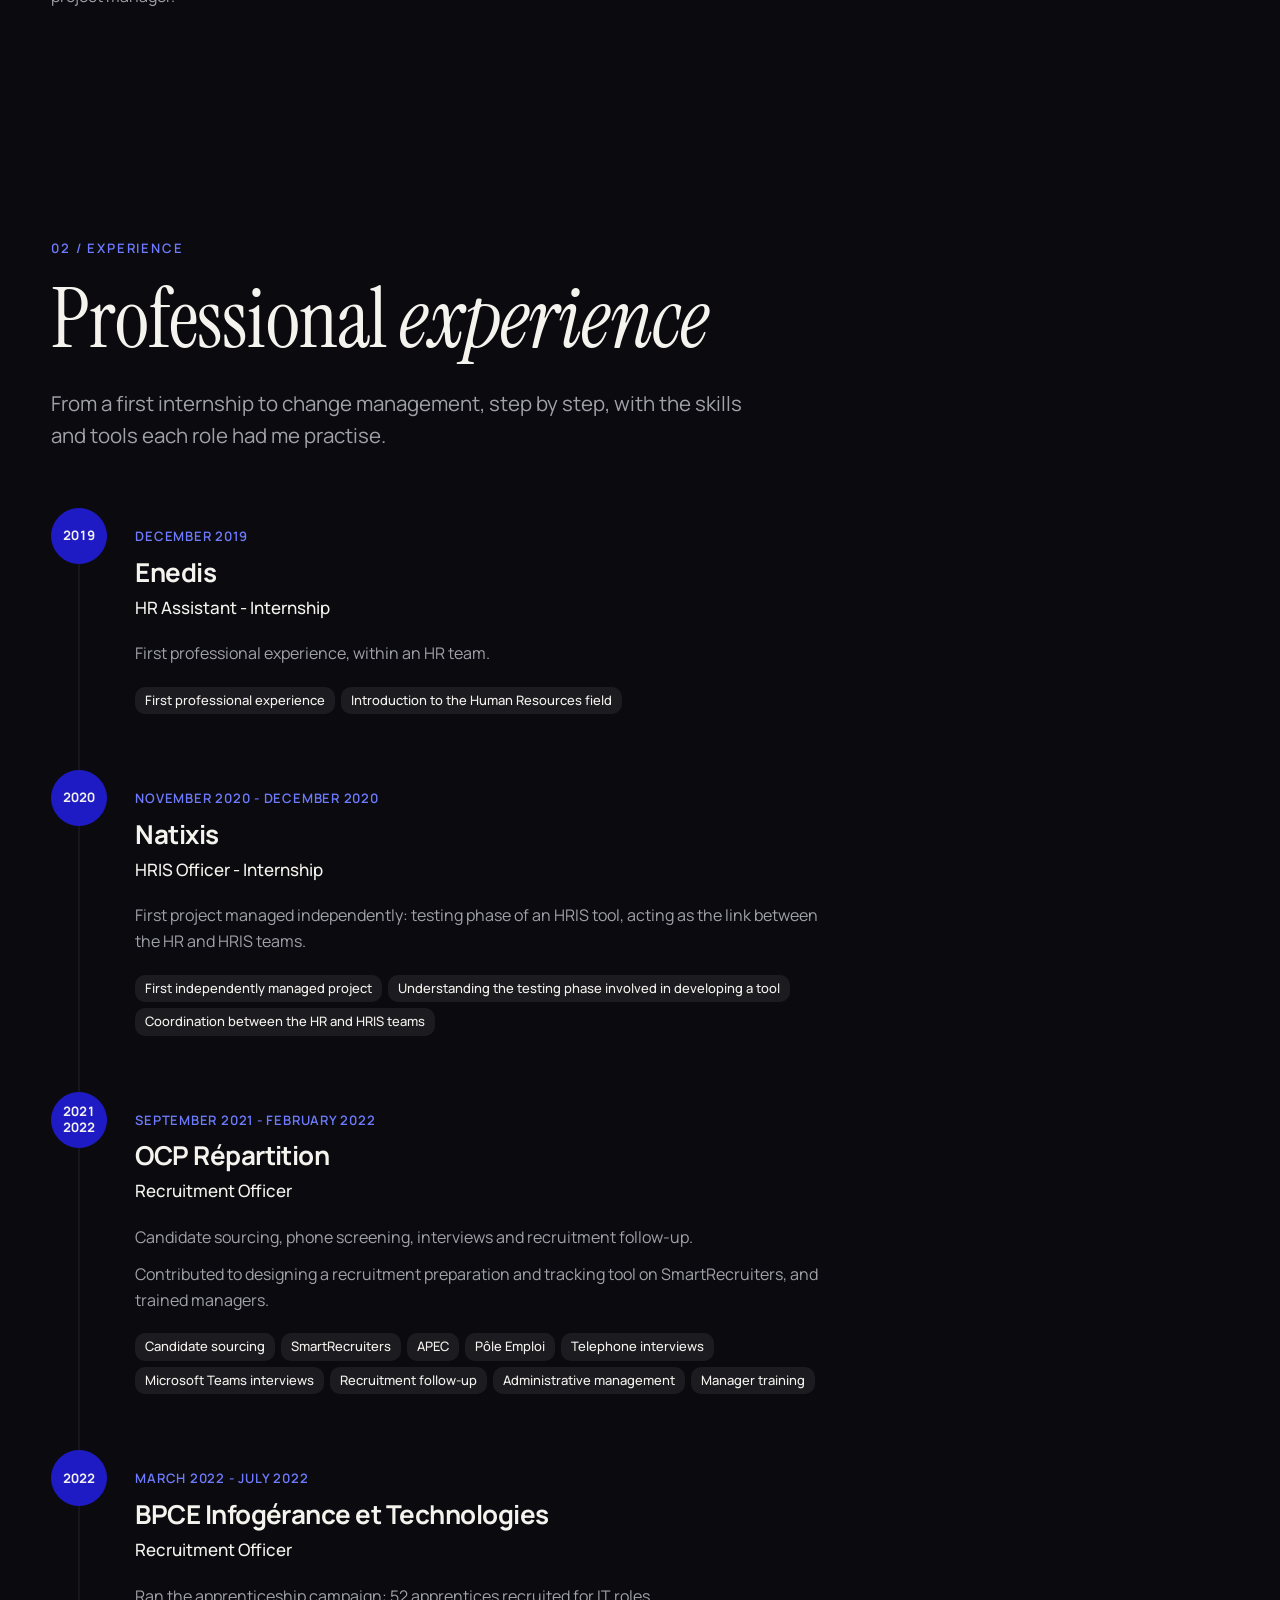
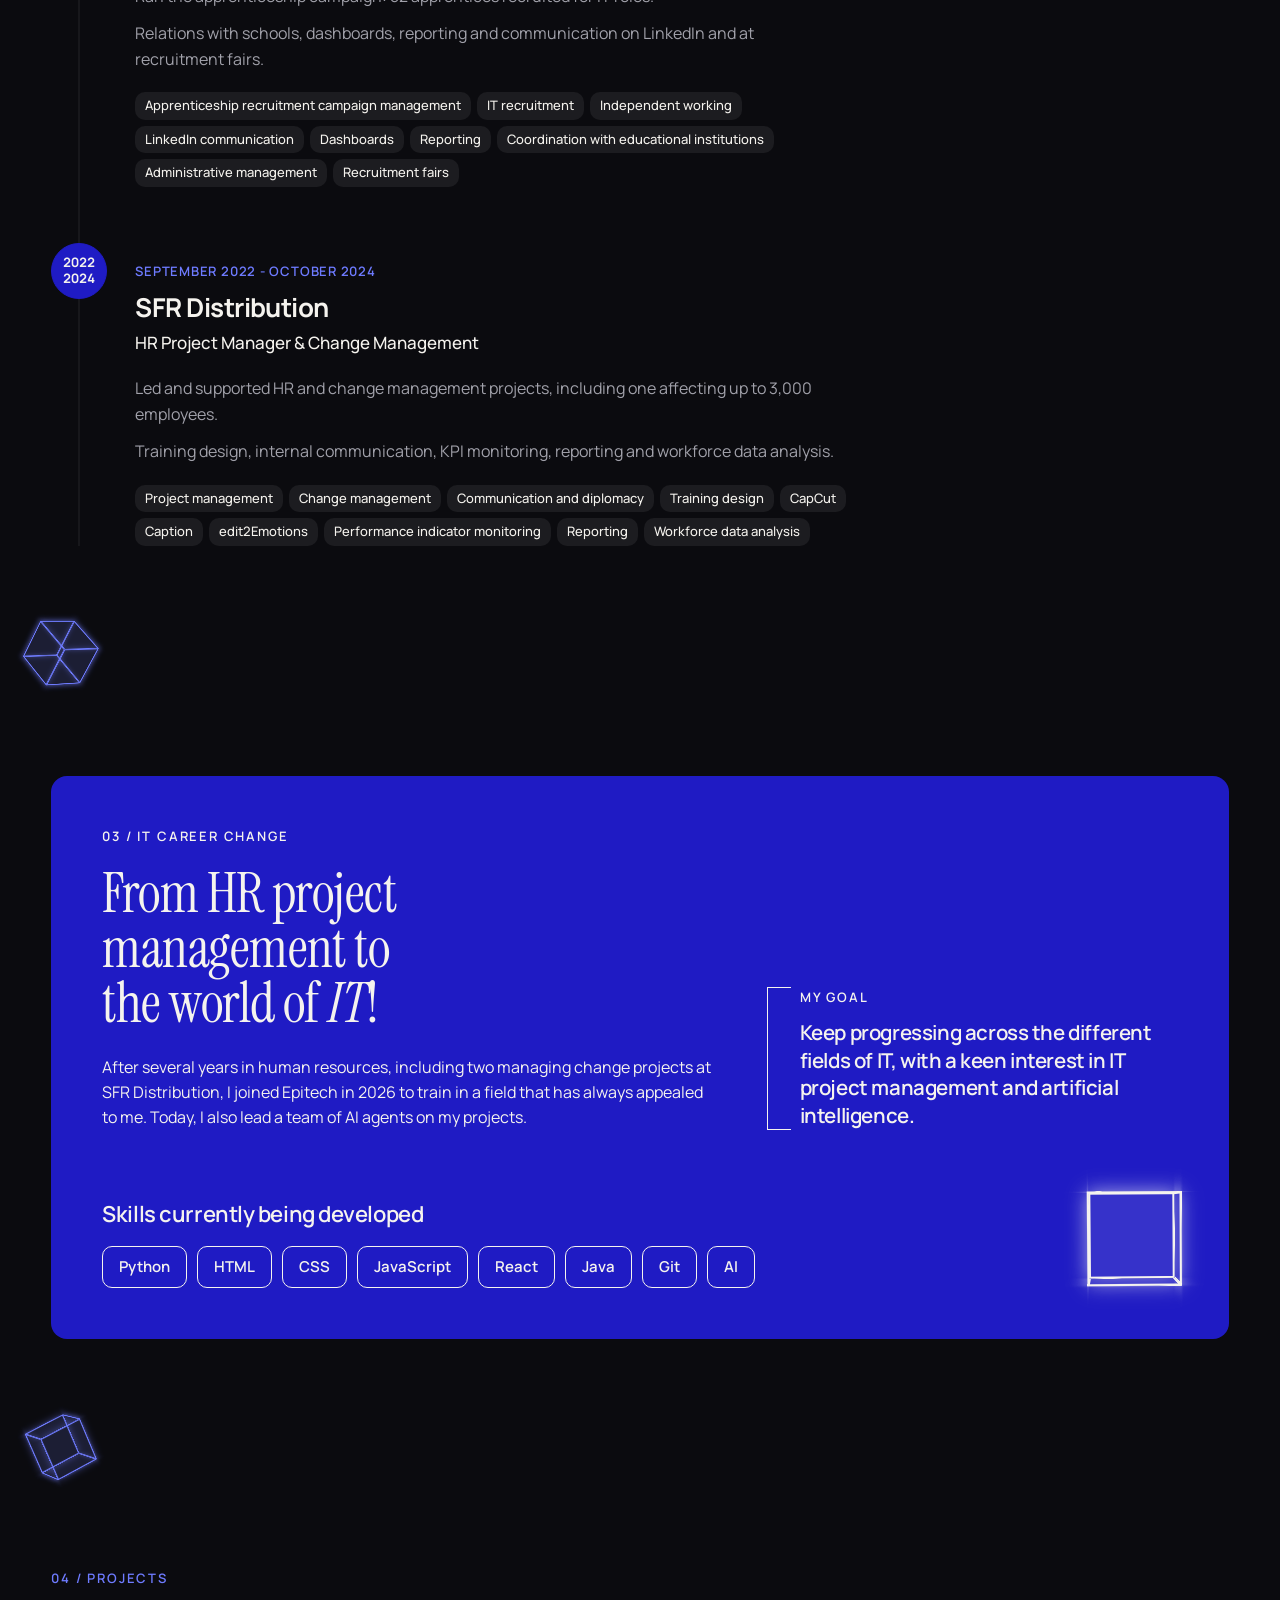
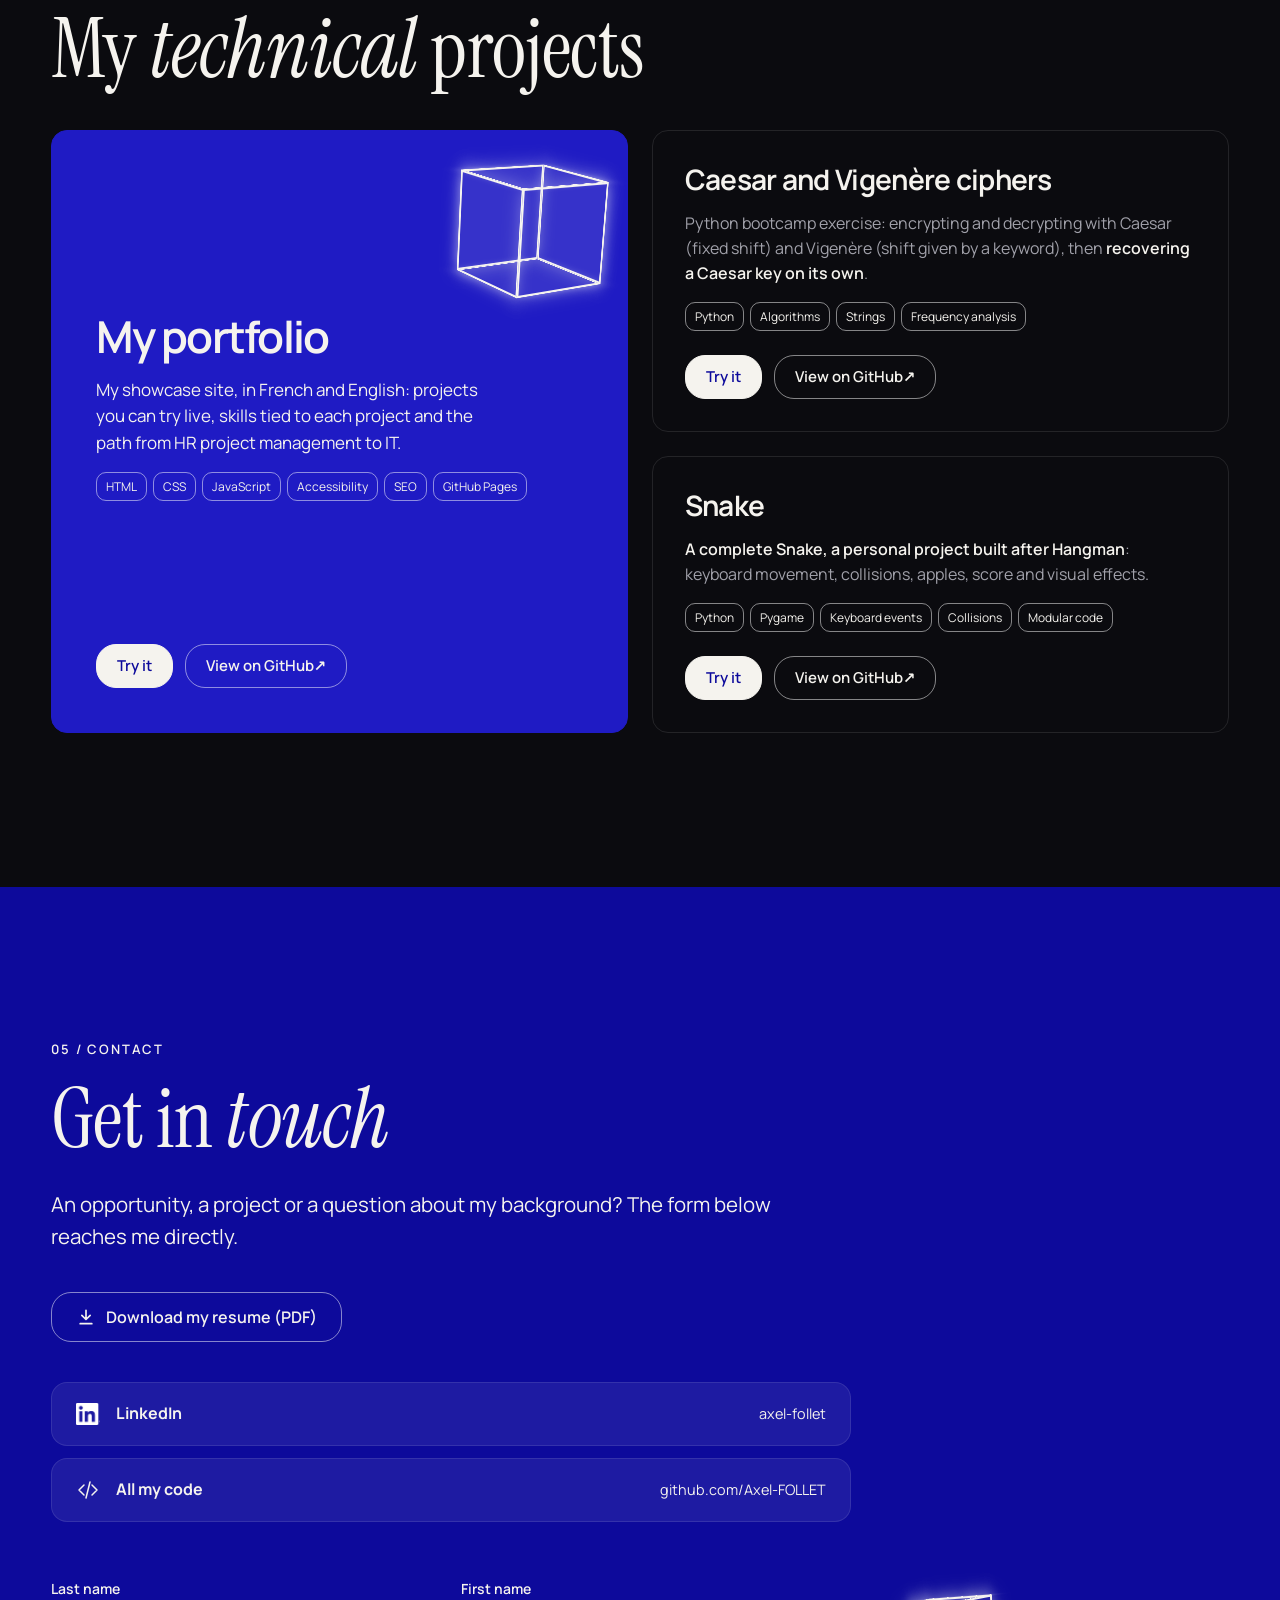
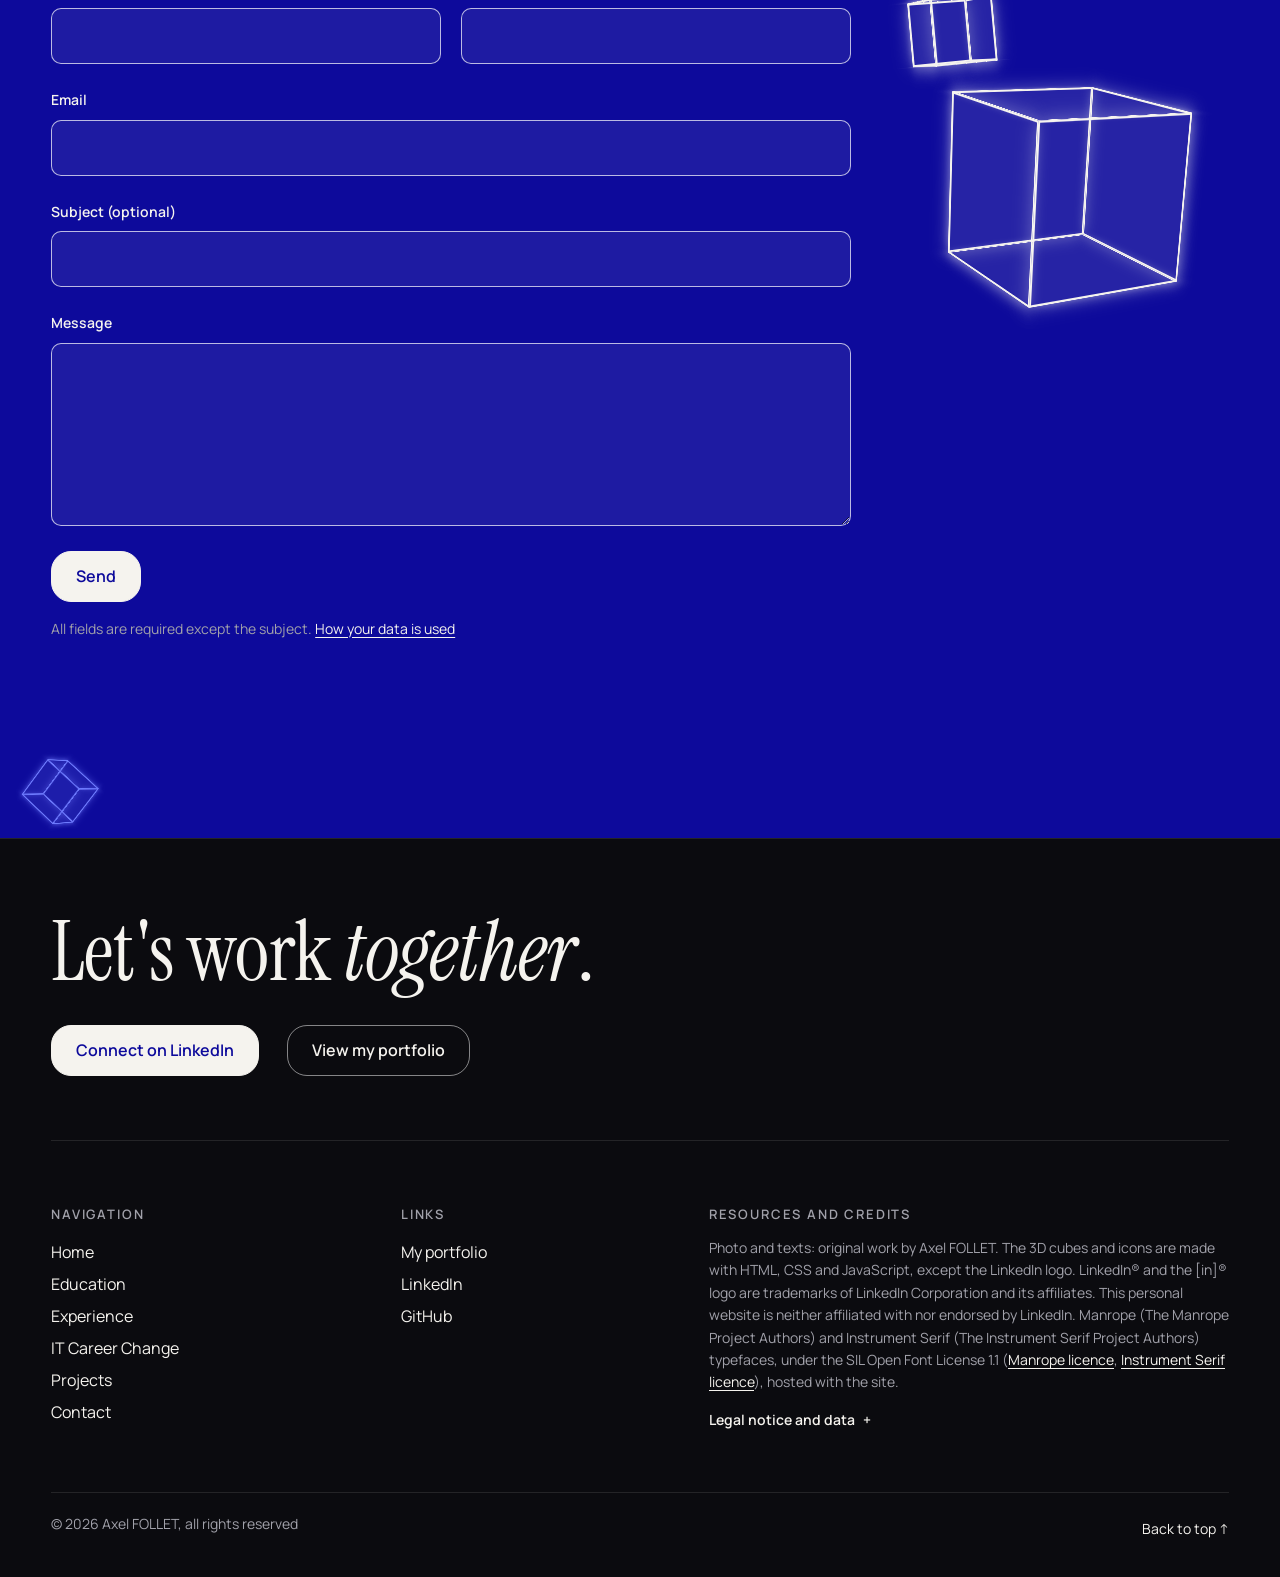
<file: index-en.html>
<!doctype html>
<html lang="en">

<head>
    <!-- Repères : les id servent aux ancres et à ARIA ; les classes BEM servent au style. Les attributs data-* transmettent des paramètres aux modules JavaScript. -->
    <meta charset="UTF-8">
    <meta name="viewport" content="width=device-width, initial-scale=1.0">

    <title>Axel FOLLET | Resume</title>

    <!-- Référencement : description, page canonique et version dans l'autre langue -->
    <meta name="description" content="Axel FOLLET’s resume: from HR project management to IT, experience, skills, projects and contact.">
    <meta name="author" content="Axel FOLLET">
    <link rel="icon" href="assets/images/favicon.svg?v=6d7c05deb928" type="image/svg+xml">
    <link rel="canonical" href="https://axel-follet.github.io/website_resume/index-en.html">
    <link rel="alternate" hreflang="fr" href="https://axel-follet.github.io/website_resume/index.html">
    <link rel="alternate" hreflang="en" href="https://axel-follet.github.io/website_resume/index-en.html">
    <link rel="alternate" hreflang="x-default" href="https://axel-follet.github.io/website_resume/index.html">

    <!-- Aperçu lors du partage du lien (Open Graph) -->
    <meta property="og:type" content="website">
    <meta property="og:locale" content="en_GB">
    <meta property="og:locale:alternate" content="fr_FR">
    <meta property="og:title" content="Axel FOLLET | Resume">
    <meta property="og:description" content="Axel FOLLET’s resume: from HR project management to IT, experience, skills, projects and contact.">
    <meta property="og:url" content="https://axel-follet.github.io/website_resume/index-en.html">
    <meta property="og:image" content="https://axel-follet.github.io/website_resume/assets/images/share-en.png">
    <meta property="og:image:width" content="1200">
    <meta property="og:image:height" content="630">
    <meta property="og:image:alt" content="Axel FOLLET's resume: From HR projects to IT projects: same rigour, new tools.">
    <meta name="twitter:card" content="summary_large_image">

    <!-- Police chargée dès le début : le texte s'affiche sans changer de police -->
    <link rel="preload" href="assets/fonts/manrope-latin.woff2" as="font" type="font/woff2" crossorigin>
    <!-- Serif des grands titres, romain et italique : le nom de l'accueil s'affiche sans passer par Georgia -->
    <link rel="preload" href="assets/fonts/instrument-serif-latin.woff2" as="font" type="font/woff2" crossorigin>
    <link rel="preload" href="assets/fonts/instrument-serif-italic-latin.woff2" as="font" type="font/woff2" crossorigin>

    <!-- Ordre de la cascade : base, composants, adaptations responsive, puis fenêtre anti-robot. Versions CSS : recharge les styles modifiés après publication. -->
    <link rel="stylesheet" href="css/base.css?v=060a965fc51d">
    <link rel="stylesheet" href="css/navigation.css?v=a3a1d79845aa">
    <link rel="stylesheet" href="css/sections.css?v=94835d787bd2">
    <link rel="stylesheet" href="css/buttons.css?v=df6b468f8c01">
    <link rel="stylesheet" href="css/home.css?v=8a3a45ffd605">
    <link rel="stylesheet" href="css/cubes.css?v=9171b1c93665">
    <link rel="stylesheet" href="css/education.css?v=690ccc5d9613">
    <link rel="stylesheet" href="css/experience.css?v=3ac319ba0f55">
    <link rel="stylesheet" href="css/career.css?v=88c89af69d79">
    <link rel="stylesheet" href="css/projects.css?v=055566190630">
    <link rel="stylesheet" href="css/contact.css?v=16f2e1a14134">
    <link rel="stylesheet" href="css/footer.css?v=bb28efed03ab">
    <link rel="stylesheet" href="css/responsive.css?v=fb9bdb3cc1be">
    <link rel="stylesheet" href="css/human-check.css?v=2898f0bcbe1a">
    <link rel="stylesheet" href="css/motion.css?v=497b42af2aa8">
    <link rel="stylesheet" href="css/scroll.css?v=e44772963ed0">
    <!-- Modules importés par main.js, demandés tous ensemble au lieu d'être découverts niveau par niveau -->
    <link rel="modulepreload" href="js/modules/navigation.js">
    <link rel="modulepreload" href="js/modules/navigation-menu.js">
    <link rel="modulepreload" href="js/modules/reveal.js">
    <link rel="modulepreload" href="js/modules/contact.js">
    <link rel="modulepreload" href="js/modules/human-check.js">
    <link rel="modulepreload" href="js/modules/cubes/init-cubes.js">
    <link rel="modulepreload" href="js/modules/cubes/create-cube.js">
    <link rel="modulepreload" href="js/modules/cubes/update-cube.js">
    <link rel="modulepreload" href="js/modules/cubes/drag-cube.js">
    <link rel="modulepreload" href="js/modules/timeline.js">
    <link rel="modulepreload" href="js/modules/scroll-motion.js">
    <link rel="modulepreload" href="js/modules/motion.js">
    <!-- blocking="render" : la page ne s'affiche qu'une fois le script exécuté, cubes compris -->
    <script type="module" src="js/main.js" blocking="render"></script>
</head>

<body class="page" id="top">

    <!-- Lien caché qui apparaît au premier appui sur Tab : saute la navigation -->
    <a class="skip-link" href="#main">Skip to content</a>


    <!-- -------------------- NAVIGATION -------------------- -->

    <header class="header">

        <!-- Le bouton met à jour aria-expanded ; aria-controls désigne la liste des liens (navigation-menu.js). -->
        <nav class="header__nav" aria-label="Main navigation">

            <button
                class="header__toggle"
                id="menu-toggle"
                type="button"
                aria-label="Open navigation menu"
                aria-expanded="false"
                aria-controls="menu-links"
            >
                <span class="header__toggle-icon" aria-hidden="true"><span></span><span></span><span></span></span>
            </button>

            <!-- Identité : photo + initiales + choix langue -->
            <div class="header__identity">

                <span class="header__avatar">
                    <img
                        class="header__photo"
                        src="assets/images/profile-small.png"
                        alt="Profile photo of Axel FOLLET" width="80" height="80"
                    >
                </span>

                <a class="header__logo" href="#top">AF</a>

                <!-- Le lien de langue garde la section affichée (navigation.js) -->
                <div class="language-switch" role="group" aria-label="Choose language">
                    <a class="language-switch__option" href="index.html" hreflang="fr" lang="fr" aria-label="Français">FR</a>
                    <span class="language-switch__option language-switch__option--active" lang="en" aria-current="true">EN</span>
                </div>

            </div>


            <!-- Liens vers les sections de la page ; navigation.js marque la section affichée -->
            <span class="header__current"></span>
            <ul class="header__links" id="menu-links">
                <li>
                    <a class="header__link" href="#formation">Education</a>
                </li>
                <li>
                    <a class="header__link" href="#experience">Experience</a>
                </li>
                <li>
                    <a class="header__link" href="#reconversion">IT Career Change</a>
                </li>
                <li>
                    <a class="header__link" href="#projects">Projects</a>
                </li>
                <li>
                    <a class="header__link" href="#contact">Contact</a>
                </li>
            </ul>

        </nav>

    </header>


    <!-- -------------------- CONTENU PRINCIPAL -------------------- -->

    <main id="main">

        <!-- -------------------- ACCUEIL (bleu) -------------------- -->

        <section class="hero" id="home">

            <div class="hero__text">

                <p class="section__eyebrow">RESUME / 2026</p>

                <h1 class="hero__title">
                    Axel<br>
                    <em>FOLLET</em>
                </h1>

                <p class="hero__role">IT Project Manager</p>

                <!-- Phrase d'accroche -->
                <p class="hero__catchphrase">
                    From HR projects to IT projects: same rigour, new tools.
                </p>

                <div class="button-group">
                    <a class="button button--primary" href="#formation">Discover my journey</a>
                </div>

            </div>


            <!-- Cubes décoratifs : on peut les faire tourner à la souris ou au doigt, ils restent hors du parcours clavier. data-speed fixe la vitesse et data-phase l'orientation initiale ; JavaScript crée les six faces. -->
            <div class="hero__visual" aria-hidden="true">
                <span class="cube cube--huge cube--white cube--hero" data-speed="14" data-phase="60"></span>
                <span class="cube cube--small cube--white cube--pos-1" data-speed="21" data-phase="70"></span>
                <span class="cube cube--small cube--white cube--pos-2" data-speed="18" data-phase="150"></span>
            </div>


            <!-- Cube de transition, en bas à gauche de la section -->
            <span
                class="cube cube--tiny cube--blue cube--transition"
                aria-hidden="true"
                data-speed="13"
                data-phase="40"
            ></span>

        </section>


        <!-- -------------------- EDUCATION -------------------- -->

        <section class="section section--dark" id="formation" aria-labelledby="formation-title">


            <p class="section__eyebrow">01 / EDUCATION</p>

            <h2 class="section__title" id="formation-title">Academic <em>background</em></h2>

            <div class="education__list">

                <article class="education__card">

                    <p class="education__date">2026 - 2029</p>

                    <h3 class="education__school">Epitech</h3>

                    <p class="education__degree">Information Systems Architect</p>

                    <p class="education__text">
                        Computer science program focused on software development, systems and IT project management.
                    </p>

                    <p class="education__text">
                        Project-based learning means learning by building: every concept is put into practice in a program that is submitted and versioned with Git. First steps: the Python, web and then Java bootcamps (object-oriented programming, design patterns), and the Job Board, built by a team of three with me as project manager.
                    </p>

                </article>

                <article class="education__card">

                    <p class="education__date">2022 - 2024</p>

                    <h3 class="education__school">Sup des RH & EDC Paris</h3>

                    <p class="education__degree">Dual Master's Degree - Human Resources Development Management & Change Management</p>

                    <p class="education__text">
                        Human resources management, project management and change management, alongside two years of HR projects at SFR Distribution.
                    </p>

                </article>

            </div>

        </section>


        <!-- -------------------- EXPERIENCE -------------------- -->

        <section class="section section--dark" id="experience" aria-labelledby="experience-title">


            <p class="section__eyebrow">02 / EXPERIENCE</p>

            <h2 class="section__title" id="experience-title">Professional <em>experience</em></h2>

            <p class="section__intro">
                From a first internship to change management, step by step, with the skills and tools each role had me practise.
            </p>

            <!-- Frise chronologique, comme la progression du portfolio : le trait bleu descend au fil du défilement (timeline.js). Chaque carré porte l'année de début, et celle de fin si elle diffère. -->
            <ol class="timeline">

                <li class="timeline__step" id="experience-enedis">

                    <span class="timeline__date" aria-hidden="true">2019</span>

                    <article class="timeline__content">

                        <p class="timeline__period">December 2019</p>

                        <h3 class="timeline__title">Enedis</h3>

                        <p class="timeline__role">HR Assistant - Internship</p>

                        <p class="timeline__text">
                            First professional experience, within an HR team.
                        </p>

                        <ul class="timeline__tags" aria-label="Skills & tools">
                            <li class="tag">First professional experience</li>
                            <li class="tag">Introduction to the Human Resources field</li>
                        </ul>

                    </article>

                </li>

                <li class="timeline__step" id="experience-natixis">

                    <span class="timeline__date" aria-hidden="true">2020</span>

                    <article class="timeline__content">

                        <p class="timeline__period">November 2020 - December 2020</p>

                        <h3 class="timeline__title">Natixis</h3>

                        <p class="timeline__role">HRIS Officer - Internship</p>

                        <p class="timeline__text">
                            First project managed independently: testing phase of an HRIS tool, acting as the link between the HR and HRIS teams.
                        </p>

                        <ul class="timeline__tags" aria-label="Skills & tools">
                            <li class="tag">First independently managed project</li>
                            <li class="tag">Understanding the testing phase involved in developing a tool</li>
                            <li class="tag">Coordination between the HR and HRIS teams</li>
                        </ul>

                    </article>

                </li>

                <li class="timeline__step" id="experience-ocp">

                    <span class="timeline__date" aria-hidden="true"><span>2021</span><span>2022</span></span>

                    <article class="timeline__content">

                        <p class="timeline__period">September 2021 - February 2022</p>

                        <h3 class="timeline__title">OCP Répartition</h3>

                        <p class="timeline__role">Recruitment Officer</p>

                        <p class="timeline__text">
                            Candidate sourcing, phone screening, interviews and recruitment follow-up.
                        </p>

                        <p class="timeline__text">
                            Contributed to designing a recruitment preparation and tracking tool on SmartRecruiters, and trained managers.
                        </p>

                        <ul class="timeline__tags" aria-label="Skills & tools">
                            <li class="tag">Candidate sourcing</li>
                            <li class="tag">SmartRecruiters</li>
                            <li class="tag">APEC</li>
                            <li class="tag">Pôle Emploi</li>
                            <li class="tag">Telephone interviews</li>
                            <li class="tag">Microsoft Teams interviews</li>
                            <li class="tag">Recruitment follow-up</li>
                            <li class="tag">Administrative management</li>
                            <li class="tag">Manager training</li>
                        </ul>

                    </article>

                </li>

                <li class="timeline__step" id="experience-bpce">

                    <span class="timeline__date" aria-hidden="true">2022</span>

                    <article class="timeline__content">

                        <p class="timeline__period">March 2022 - July 2022</p>

                        <h3 class="timeline__title">BPCE Infogérance et Technologies</h3>

                        <p class="timeline__role">Recruitment Officer</p>

                        <p class="timeline__text">
                            Ran the apprenticeship campaign: 52 apprentices recruited for IT roles.
                        </p>

                        <p class="timeline__text">
                            Relations with schools, dashboards, reporting and communication on LinkedIn and at recruitment fairs.
                        </p>

                        <ul class="timeline__tags" aria-label="Skills & tools">
                            <li class="tag">Apprenticeship recruitment campaign management</li>
                            <li class="tag">IT recruitment</li>
                            <li class="tag">Independent working</li>
                            <li class="tag">LinkedIn communication</li>
                            <li class="tag">Dashboards</li>
                            <li class="tag">Reporting</li>
                            <li class="tag">Coordination with educational institutions</li>
                            <li class="tag">Administrative management</li>
                            <li class="tag">Recruitment fairs</li>
                        </ul>

                    </article>

                </li>

                <li class="timeline__step" id="experience-sfr">

                    <span class="timeline__date" aria-hidden="true"><span>2022</span><span>2024</span></span>

                    <article class="timeline__content">

                        <p class="timeline__period">September 2022 - October 2024</p>

                        <h3 class="timeline__title">SFR Distribution</h3>

                        <p class="timeline__role">HR Project Manager & Change Management</p>

                        <p class="timeline__text">
                            Led and supported HR and change management projects, including one affecting up to 3,000 employees.
                        </p>

                        <p class="timeline__text">
                            Training design, internal communication, KPI monitoring, reporting and workforce data analysis.
                        </p>

                        <ul class="timeline__tags" aria-label="Skills & tools">
                            <li class="tag">Project management</li>
                            <li class="tag">Change management</li>
                            <li class="tag">Communication and diplomacy</li>
                            <li class="tag">Training design</li>
                            <li class="tag">CapCut</li>
                            <li class="tag">Caption</li>
                            <li class="tag">edit2Emotions</li>
                            <li class="tag">Performance indicator monitoring</li>
                            <li class="tag">Reporting</li>
                            <li class="tag">Workforce data analysis</li>
                        </ul>

                    </article>

                </li>

            </ol>


            <!-- Transition cube, bottom left of the section -->
            <span
                class="cube cube--tiny cube--blue cube--transition"
                aria-hidden="true"
                data-speed="13"
                data-phase="310"
            ></span>

        </section>


        <!-- -------------------- IT CAREER CHANGE -------------------- -->

        <section class="section section--dark" id="reconversion" aria-labelledby="reconversion-title">

            <div class="career__banner">

                <p class="section__eyebrow career__number">
                    03 / IT CAREER CHANGE
                </p>


                <!-- -------------------- INTRODUCTION -------------------- -->

                <!-- Two columns: the path on the left, the goal on the right -->
                <div class="career__intro">

                    <div class="career__story">

                    <!-- Two halves: each one comes in from its side on scroll (scroll.css) -->
                    <h2 id="reconversion-title">
                        <span class="career__half">From HR project management</span>
                        <span class="career__half">to the world of <em>IT</em>!</span>
                    </h2>

                    <p>
                        After several years in human resources, including two managing change projects at SFR Distribution, I joined Epitech in 2026 to train in a field that has always appealed to me. Today, I also lead a team of AI agents on my projects.
                    </p>

                    </div>

                    <div class="career__goal">

                        <p class="career__goal-label">My goal</p>

                        <p class="career__goal-text">
                            Keep progressing across the different fields of IT, with a keen interest in IT project management and artificial intelligence.
                        </p>

                    </div>

                </div>


                <!-- -------------------- TECHNICAL SKILLS -------------------- -->

                <div class="career__skills skills">

                    <!-- White cube -->
                    <span
                        class="cube cube--medium cube--white career__cube"
                        aria-hidden="true"
                        data-speed="16"
                        data-phase="90"
                    ></span>


                    <h3>
                        Skills currently being developed
                    </h3>


                    <ul class="skills__list">
                        <li>Python</li>
                        <li>HTML</li>
                        <li>CSS</li>
                        <li>JavaScript</li>
                        <li>React</li>
                        <li>Java</li>
                        <li>Git</li>
                        <li>AI</li>
                    </ul>

                </div>

            </div>


            <!-- Transition cube, bottom left of the section -->
            <span
                class="cube cube--tiny cube--blue cube--transition"
                aria-hidden="true"
                data-speed="14"
                data-phase="200"
            ></span>

        </section>


        <!-- -------------------- PROJECTS -------------------- -->

        <section class="section section--dark" id="projects" aria-labelledby="projects-title">

            <p class="section__eyebrow">04 / PROJECTS</p>

            <h2 class="section__title" id="projects-title">My <em>technical</em> projects</h2>


            <!-- Projects grid: the portfolio as a large square card on the left, two stacked rectangular cards on the right. Each card keeps the skills used, the code on GitHub and a way to try it. -->
            <!-- Enveloppe : ses dimensions servent de repère aux unités cqw de la grille (projects.css). -->
            <div class="projects__layout">
            <div class="projects__grid">


                <!-- -------------------- PORTFOLIO -------------------- -->

                <article class="project-card project-card--featured" data-hover="cursor">

                    <!-- Bande du haut de la carte, où passe le dessin du survol (motion.css) -->
                    <span class="project-card__hover-zone" aria-hidden="true" data-hover-zone></span>

                    <span class="cube cube--white project-card__cube" aria-hidden="true" data-speed="16" data-phase="35"></span>

                    <h3>My portfolio</h3>

                    <p class="project-card__text">
                        My showcase site, in French and English: projects you can try live, skills tied to each project and the path from HR project management to IT.
                    </p>

                    <ul class="project-card__tags" aria-label="Skills used">
                        <li>HTML</li>
                        <li>CSS</li>
                        <li>JavaScript</li>
                        <li>Accessibility</li>
                        <li>SEO</li>
                        <li>GitHub Pages</li>
                    </ul>

                    <div class="project-card__actions">
                        <a
                            class="button project-card__action project-card__link"
                            href="https://github.com/Axel-FOLLET/portfolio"
                            target="_blank"
                            rel="noopener noreferrer"
                        >View on GitHub<span class="visually-hidden">: My portfolio (new tab)</span></a>
                        <a
                            class="button button--primary project-card__action"
                            href="https://axel-follet.github.io/portfolio/index-en.html"
                            target="_blank"
                            rel="noopener noreferrer"
                        >Try it<span class="visually-hidden">: My portfolio (new tab)</span></a>
                    </div>

                </article>


                <!-- -------------------- CHIFFREMENTS -------------------- -->

                <article class="project-card" data-hover="cipher">

                    <h3><span data-cipher>Caesar</span> and Vigenère ciphers</h3>

                    <p class="project-card__text">
                        Python bootcamp exercise: encrypting and decrypting with Caesar (fixed shift) and Vigenère (shift given by a keyword), then <strong>recovering a Caesar key on its own</strong>.
                    </p>

                    <ul class="project-card__tags" aria-label="Skills used">
                        <li>Python</li>
                        <li>Algorithms</li>
                        <li>Strings</li>
                        <li>Frequency analysis</li>
                    </ul>

                    <div class="project-card__actions">
                        <a
                            class="button project-card__action project-card__link"
                            href="https://github.com/Axel-FOLLET/Axou/tree/main/03_algorithms/chiffrement"
                            target="_blank"
                            rel="noopener noreferrer"
                        >View on GitHub<span class="visually-hidden">: Caesar and Vigenère ciphers (new tab)</span></a>
                        <a
                            class="button button--primary project-card__action"
                            href="https://axel-follet.github.io/portfolio/index-en.html#projects/cesar-vigenere"
                            target="_blank"
                            rel="noopener noreferrer"
                            aria-label="Try the demo on the portfolio (new tab)"
                        >Try it</a>
                    </div>

                </article>


                <!-- -------------------- SNAKE -------------------- -->

                <article class="project-card" data-hover="snake">

                    <span class="project-card__hover-zone" aria-hidden="true" data-hover-zone></span>

                    <h3>Snake</h3>

                    <p class="project-card__text">
                        <strong>A complete Snake, a personal project built after Hangman</strong>: keyboard movement, collisions, apples, score and visual effects.
                    </p>

                    <ul class="project-card__tags" aria-label="Skills used">
                        <li>Python</li>
                        <li>Pygame</li>
                        <li>Keyboard events</li>
                        <li>Collisions</li>
                        <li>Modular code</li>
                    </ul>

                    <div class="project-card__actions">
                        <a
                            class="button project-card__action project-card__link"
                            href="https://github.com/Axel-FOLLET/Axou/tree/main/02_games/jeu_du_snake"
                            target="_blank"
                            rel="noopener noreferrer"
                        >View on GitHub<span class="visually-hidden">: Snake (new tab)</span></a>
                        <a
                            class="button button--primary project-card__action"
                            href="https://axel-follet.github.io/portfolio/index-en.html#projects/snake"
                            target="_blank"
                            rel="noopener noreferrer"
                            aria-label="Try the demo on the portfolio (new tab)"
                        >Try it</a>
                    </div>

                </article>

            </div>
            </div>

        </section>


        <!-- -------------------- CONTACT (bleu) -------------------- -->

        <section class="section" id="contact" aria-labelledby="contact-title">

            <p class="section__eyebrow">05 / CONTACT</p>

            <h2 class="section__title" id="contact-title">Get in <em>touch</em></h2>

            <p class="section__intro">
                An opportunity, a project or a question about my background? The form below reaches me directly.
            </p>

            <a class="button contact__resume" href="assets/CV_Axel_FOLLET_EN.pdf" download="CV_Axel_FOLLET_EN.pdf">
                <!-- Pictogramme : flèche de téléchargement -->
                <svg class="button__icon" viewBox="0 0 24 24" aria-hidden="true">
                    <path d="M12 4v11M7 10l5 5 5-5M5 20h14"/>
                </svg>
                Download my resume (PDF)
            </a>


            <!-- -------------------- LIENS -------------------- -->

            <ul class="link-list">

                <li>
                    <a class="link-card" href="https://www.linkedin.com/in/axel-follet/" target="_blank" rel="noopener noreferrer">
                        <img class="link-card__icon link-card__icon--linkedin" src="assets/images/linkedin-logo.png" alt="" aria-hidden="true" width="840" height="779" loading="lazy" decoding="async">
                        <span class="link-card__label">LinkedIn</span>
                        <span class="link-card__hint">axel-follet</span>
                    </a>
                </li>

                <li>
                    <a class="link-card" href="https://github.com/Axel-FOLLET" target="_blank" rel="noopener noreferrer">
                        <!-- Pictogramme : chevrons de code -->
                        <svg class="link-card__icon" viewBox="0 0 24 24" aria-hidden="true">
                            <path d="M8 7l-5 5 5 5M16 7l5 5-5 5M14 4l-4 16"/>
                        </svg>
                        <span class="link-card__label">All my code</span>
                        <span class="link-card__hint">github.com/Axel-FOLLET</span>
                    </a>
                </li>

            </ul>


            <div class="contact">

                <!-- -------------------- FORMULAIRE -------------------- -->

                <div class="contact__main">

                    <!-- Les textes d'état et d'erreur viennent des attributs data-* : un seul script pour FR et EN (contact.js) -->
                    <form
                        class="form"
                        id="contact-form"
                        action="https://formspree.io/f/xaenbdqw"
                        method="POST"
                        data-sending="Sending…"
                        data-success="Thank you, your message has been sent."
                        data-sent="Sent"
                        data-error="Sending failed. Check your connection and try again, or contact me on LinkedIn."
                        data-invalid-required="This field is required."
                        data-invalid-email="Invalid email address (example: name@domain.com)."
                    >

                        <div class="form__row">
                            <div class="form__field">
                                <label class="form__label" for="surname">Last name</label>
                                <input class="form__input" type="text" id="surname" name="surname" autocomplete="family-name" required>
                            </div>
                            <div class="form__field">
                                <label class="form__label" for="name">First name</label>
                                <input class="form__input" type="text" id="name" name="name" autocomplete="given-name" required>
                            </div>
                        </div>

                        <div class="form__field">
                            <label class="form__label" for="email">Email</label>
                            <input class="form__input" type="email" id="email" name="email" autocomplete="email" required>
                        </div>

                        <div class="form__field">
                            <label class="form__label" for="subject">Subject (optional)</label>
                            <input class="form__input" type="text" id="subject" name="subject">
                        </div>

                        <div class="form__field">
                            <label class="form__label" for="message">Message</label>
                            <textarea class="form__input form__input--area" id="message" name="message" rows="6" required></textarea>
                        </div>

                        <!-- Champ piège contre les robots : invisible pour les visiteurs, Formspree rejette l'envoi s'il est rempli -->
                        <input class="form__trap" type="text" name="_gotcha" tabindex="-1" autocomplete="off" aria-hidden="true">

                        <button class="button button--primary" type="submit">Send</button>

                        <p class="form__notice">All fields are required except the subject. <a href="#donnees-formulaire">How your data is used</a></p>

                        <!-- Message de confirmation ou d'erreur, lu par les lecteurs d'écran -->
                        <p class="form__status" id="form-status" role="status" aria-live="polite"></p>

                    </form>

                </div>


                <!-- Cubes décoratifs, comme à l'accueil -->
                <div class="contact__side" aria-hidden="true">
                    <span class="cube cube--large cube--white cube--pos-main" data-speed="15" data-phase="30"></span>
                    <span class="cube cube--small cube--white cube--pos-1" data-speed="20" data-phase="110"></span>
                </div>

            </div>


            <!-- Cube de transition, en bas à gauche de la section -->
            <span
                class="cube cube--tiny cube--blue cube--transition"
                aria-hidden="true"
                data-speed="13"
                data-phase="330"
            ></span>

        </section>

    </main>


    <!-- -------------------- PIED DE PAGE -------------------- -->

    <footer class="footer">

        <!-- Dernier appel : la page se referme sur une invitation, vers LinkedIn et le portfolio -->
        <div class="footer__cta">
            <p class="footer__cta-title">Let's work <em>together</em>.</p>
            <div class="button-group">
                <a class="button button--primary" href="https://www.linkedin.com/in/axel-follet/" target="_blank" rel="noopener noreferrer">Connect on LinkedIn<span class="visually-hidden"> (new tab)</span></a>
                <a class="button" href="https://axel-follet.github.io/portfolio/index-en.html" target="_blank" rel="noopener noreferrer">View my portfolio<span class="visually-hidden"> (new tab)</span></a>
            </div>
        </div>

        <div class="footer__row">

            <div>
                <p class="footer__title">Navigation</p>
                <ul class="footer__list">
                    <li><a href="#home">Home</a></li>
                    <li><a href="#formation">Education</a></li>
                    <li><a href="#experience">Experience</a></li>
                    <li><a href="#reconversion">IT Career Change</a></li>
                    <li><a href="#projects">Projects</a></li>
                    <li><a href="#contact">Contact</a></li>
                </ul>
            </div>

            <div>
                <p class="footer__title">Links</p>
                <ul class="footer__list">
                    <li><a href="https://axel-follet.github.io/portfolio/index-en.html" target="_blank" rel="noopener noreferrer">My portfolio<span class="visually-hidden"> (new tab)</span></a></li>
                    <li><a href="https://www.linkedin.com/in/axel-follet/" target="_blank" rel="noopener noreferrer">LinkedIn<span class="visually-hidden"> (new tab)</span></a></li>
                    <li><a href="https://github.com/Axel-FOLLET" target="_blank" rel="noopener noreferrer">GitHub<span class="visually-hidden"> (new tab)</span></a></li>
                </ul>
            </div>

            <div>
                <p class="footer__title">Resources and credits</p>
                <p class="footer__credits">
                    Photo and texts: original work by Axel FOLLET. The 3D cubes and icons are made with HTML, CSS and JavaScript, except the LinkedIn logo. LinkedIn® and the [in]® logo are trademarks of LinkedIn Corporation and its affiliates. This personal website is neither affiliated with nor endorsed by LinkedIn. Manrope (The Manrope Project Authors) and Instrument Serif (The Instrument Serif Project Authors) typefaces, under the SIL Open Font License 1.1 (<a href="assets/fonts/OFL-Manrope.txt">Manrope licence</a>, <a href="assets/fonts/OFL-InstrumentSerif.txt">Instrument Serif licence</a>), hosted with the site.
                </p>
                <details class="footer__legal">
                    <summary class="footer__legal-toggle">Legal notice and data</summary>
                    <p><strong>Publisher and publication director:</strong> Axel FOLLET, private individual, personal non-professional website. Contact: the site form or LinkedIn.</p>
                    <p><strong>Host:</strong> GitHub, Inc. (GitHub Pages), 88 Colin P. Kelly Jr. Street, San Francisco, CA 94107, United States, <a href="https://support.github.com/" target="_blank" rel="noopener noreferrer">support.github.com</a>. For security purposes, GitHub logs visitors' IP addresses.</p>
                    <p id="donnees-formulaire"><strong>Contact form:</strong> data controller, Axel FOLLET. Last name, first name, email and message are required; the subject is optional. This data is used only to reply to you, on the basis of the legitimate interest in handling your request. It goes through Formspree, Inc., in the United States, which keeps it under its <a href="https://formspree.io/legal/privacy-policy" target="_blank" rel="noopener noreferrer">privacy policy</a>, and is deleted 12 months after our last exchange. You can ask to access, rectify or erase your data or to restrict its processing, or object to it, through the form or LinkedIn, and lodge a complaint with the <a href="https://www.cnil.fr/fr/plaintes" hreflang="fr" target="_blank" rel="noopener noreferrer">CNIL</a> (French data protection authority; complaint page in French).</p>
                    <p><strong>Browser:</strong> no cookies and no audience tracking. The site only keeps your answer to the form's anti-robot check on your device until the tab is closed.</p>
                    <p><strong>Intellectual property:</strong> texts, photo, layout and source code © 2026 Axel FOLLET, all rights reserved. The code is public on GitHub to be read; any reuse requires my permission. The Manrope and Instrument Serif typefaces and the LinkedIn logo remain under their own licences and trademarks.</p>
                </details>
            </div>

        </div>

        <!-- Dernière ligne : droits à gauche, retour en haut à droite -->
        <div class="footer__bottom">
            <p class="footer__copyright">&copy; 2026 Axel FOLLET, all rights reserved</p>
            <a class="footer__top" href="#top">Back to top ↑</a>
        </div>



    </footer>

</body>

</html>
</file>
<file: css/base.css>
/*
    Convention d'écriture : BEM
    bloc            .project-card
    élément         .project-card__title
    modificateur    .project-card--featured
*/


/* -------------------- POLICE -------------------- */

/*
    Manrope, police variable (graisses 400 à 800), hébergée avec le site : aucune requête vers un service tiers.
    Deux fichiers : latin (français, anglais) et latin étendu, chargé seulement si la page en a besoin.
    swap : le texte s'affiche tout de suite dans la police de secours, puis passe à Manrope.
    Licence : assets/fonts/OFL-Manrope.txt (SIL Open Font License 1.1).
*/
@font-face {
    font-family: "Manrope";
    font-style: normal;
    font-weight: 400 800;
    font-display: swap;
    src: url("../assets/fonts/manrope-latin.woff2") format("woff2");
    unicode-range: U+0000-00FF, U+0131, U+0152-0153, U+02BB-02BC, U+02C6, U+02DA, U+02DC, U+0304, U+0308, U+0329, U+2000-206F, U+20AC, U+2122, U+2191, U+2193, U+2212, U+2215, U+FEFF, U+FFFD;
}


@font-face {
    font-family: "Manrope";
    font-style: normal;
    font-weight: 400 800;
    font-display: swap;
    src: url("../assets/fonts/manrope-latin-ext.woff2") format("woff2");
    unicode-range: U+0100-02BA, U+02BD-02C5, U+02C7-02CC, U+02CE-02D7, U+02DD-02FF, U+0304, U+0308, U+0329, U+1D00-1DBF, U+1E00-1E9F, U+1EF2-1EFF, U+2020, U+20A0-20AB, U+20AD-20C0, U+2113, U+2C60-2C7F, U+A720-A7FF;
}


/*
    Instrument Serif, serif d'affichage pour les grands titres (nom, sections, dernier appel) : romain et italique.
    Le latin seul suffit au français et à l'anglais. Manrope reste la police du texte.
    Licence : assets/fonts/OFL-InstrumentSerif.txt (SIL Open Font License 1.1).
*/
@font-face {
    font-family: "Instrument Serif";
    font-style: normal;
    font-weight: 400;
    font-display: swap;
    src: url("../assets/fonts/instrument-serif-latin.woff2") format("woff2");
    unicode-range: U+0000-00FF, U+0131, U+0152-0153, U+02BB-02BC, U+02C6, U+02DA, U+02DC, U+0304, U+0308, U+0329, U+2000-206F, U+20AC, U+2122, U+2191, U+2193, U+2212, U+2215, U+FEFF, U+FFFD;
}


@font-face {
    font-family: "Instrument Serif";
    font-style: italic;
    font-weight: 400;
    font-display: swap;
    src: url("../assets/fonts/instrument-serif-italic-latin.woff2") format("woff2");
    unicode-range: U+0000-00FF, U+0131, U+0152-0153, U+02BB-02BC, U+02C6, U+02DA, U+02DC, U+0304, U+0308, U+0329, U+2000-206F, U+20AC, U+2122, U+2191, U+2193, U+2212, U+2215, U+FEFF, U+FFFD;
}


/* -------------------- COULEURS, TAILLES ET ESPACEMENTS -------------------- */

/*
    Bleu en geste, noir en respiration : les couleurs du portfolio, le bleu à la place du rouge.
    Accueil et contact sur bleu profond ; formation, expériences, reconversion et projets sur quasi-noir,
    où le bleu ne sert plus qu'aux accents et aux cartes.
    Contrastes WCAG mesurés avec le blanc cassé (--white) : 12,3 sur --blue, 9,4 sur --blue-card, 17,7 sur --ink.
*/
:root {
    --blue: #0D0A9B;
    --blue-card: #1F1BC4;
    /* Bleu lisible sur le quasi-noir (contraste 5,6) : sur-titres et accents des sections sombres */
    --blue-accent: #6E7BFF;
    /* Lueur derrière le grand cube de l'accueil (motion.css) : --blue-accent voilé, le portfolio y met son rouge */
    --glow: rgba(110, 123, 255, 0.35);
    --ink: #0B0B0F;
    --ink-raised: #16161C;
    /* Texte secondaire sur le quasi-noir (contraste 7,7) ; à ne pas poser sur --blue-card (4,1) */
    --muted: #A1A1AA;
    /* Blanc cassé, un peu chaud : moins dur que le blanc pur sur le quasi-noir */
    --white: #F5F3EE;

    /* Serif des grands titres ; polices de secours à empattements le temps du chargement */
    --font-display: "Instrument Serif", Georgia, "Times New Roman", serif;

    /* Voiles et filets blancs, valables sur le bleu comme sur le noir */
    --veil: rgba(255, 255, 255, 0.07);
    --veil-strong: rgba(255, 255, 255, 0.13);
    --line: rgba(255, 255, 255, 0.1);
    --line-strong: rgba(255, 255, 255, 0.5);
    /* Contour des champs : contraste 7,0 sur le bleu, 5,7 sur le bleu des cartes (seuil des éléments d'interface : 3) */
    --line-field: rgba(255, 255, 255, 0.7);

    /* Trois arrondis pour tout le site : petits éléments (étiquettes, champs), cartes et pastilles, boutons */
    --radius-s: 10px;
    --radius-m: 16px;
    --radius-l: 20px;

    /*
        Quatre tailles de texte pour tout le site, plus l'étiquette :
        affiche (nom), titre (sections), chapeau (introductions, accroche), courant.
    */
    --text-display: clamp(3.5rem, 10vw, 7.5rem);
    --text-title: clamp(2.5rem, 6vw, 4.5rem);
    --text-lead: clamp(1.125rem, 1.6vw, 1.375rem);
    --text-body: 1rem;
    --text-label: 0.8125rem;

    /*
        Même rythme sur toutes les sections : chaque partie, l'accueil et le pied de page
        utilisent ces deux valeurs.
        --gutter : marge de 20 à 56 px selon l'écran, et au-delà de 1200 px de contenu,
        la marge grandit pour centrer une colonne de 1200 px. Le % se calcule sur la largeur de la partie.
    */
    /* Espace vertical d'une partie : 88px sur téléphone, 160px sur grand écran */
    --space-section: clamp(88px, 12vw, 160px);
    --gutter: max(clamp(20px, 4vw, 56px), (100% - 1200px) / 2);
}


/* -------------------- BASE -------------------- */

* {
    box-sizing: border-box;
}


html {
    scroll-behavior: smooth;
    /* Les ancres du menu (#projects…) s'arrêtent sous l'en-tête collant au lieu de passer dessous */
    scroll-padding-top: 76px;
}


/*
    Changement de page (langue) : fondu enchaîné au lieu d'un rechargement sec.
    Les navigateurs qui ne connaissent pas cette règle changent simplement de page.
    Un fondu reste acceptable en mouvement réduit : rien ne se déplace.
*/
@view-transition {
    navigation: auto;
}


/* L'en-tête porte un nom : il reste en place pendant que le contenu change. */
.header {
    view-transition-name: site-header;
}


/*
    Contenu de la page : l'ancien s'efface vite, le nouveau apparaît en fondu, sans aucun déplacement.
    Les deux ne se superposent presque pas : pas d'image double.
    L'en-tête, lui, se fond sur place : l'onglet actif change de couleur sans bouger.
*/
::view-transition-old(root) {
    animation: 0.15s ease-in both page-fade-out;
}


::view-transition-new(root) {
    animation: 0.3s ease-out 0.08s both page-fade-in;
}


@keyframes page-fade-out {
    to {
        opacity: 0;
    }
}


@keyframes page-fade-in {
    from {
        opacity: 0;
    }
}


/* Polices de secours proches de Manrope, le temps qu'elle se charge */
body {
    margin: 0;

    background-color: var(--blue);
    color: var(--white);

    font-family: "Manrope", system-ui, -apple-system, "Segoe UI", Roboto, Arial, sans-serif;
    font-size: var(--text-body);
    line-height: 1.6;

    -webkit-font-smoothing: antialiased;

    overflow-x: hidden;
}


img {
    max-width: 100%;
}


h1,
h2,
h3,
h4 {
    font-weight: 700;
    line-height: 1.1;
    letter-spacing: -0.02em;
}


/* Un <button> ou un champ n'hérite pas de la police : inherit l'aligne sur le texte. */
button,
input,
textarea,
select {
    font: inherit;
}


a {
    color: var(--white);
}


/*
    Étiquette : un seul style de petites capitales pour tout le site
    (sur-titres, libellé de l'objectif, titres du pied de page).
*/
.section__eyebrow,
.career__goal-label,
.footer__title {
    font-size: var(--text-label);
    font-weight: 600;
    letter-spacing: 0.14em;
    line-height: 1.4;

    text-transform: uppercase;
}


/* Visible au clavier sur tous les éléments interactifs */
a:focus-visible,
button:focus-visible,
select:focus-visible,
input:focus-visible,
textarea:focus-visible,
summary:focus-visible {
    outline: 3px solid var(--white);
    outline-offset: 4px;
}


/* Lien caché qui apparaît au premier appui sur Tab */
.skip-link {
    position: absolute;

    top: -60px;
    left: 16px;

    z-index: 2000;

    padding: 10px 16px;

    background-color: var(--ink);
    color: var(--white);

    text-decoration: none;

    transition: top 0.2s;
}


.skip-link:focus {
    top: 12px;
}


/* Texte lu par les lecteurs d'écran seulement (« nouvel onglet » des liens externes, par exemple) */
.visually-hidden {
    position: absolute;

    width: 1px;
    height: 1px;

    margin: -1px;
    padding: 0;

    overflow: hidden;
    clip-path: inset(50%);

    white-space: nowrap;
}
</file>
<file: css/navigation.css>
/* -------------------- NAVIGATION -------------------- */

/*
 * En-tête repris du portfolio : identité à gauche (photo, AF, langue),
 * liens simples à droite ; la section en cours est éclairée et cerclée de blanc.
 * Quasi-noir translucide sur toutes les sections : le bleu reste aux sections et aux accents.
 * Sous 1024 px, les liens passent dans un menu déroulant ouvert par le bouton burger.
 */
.header {
    width: 100%;

    position: sticky;
    top: 0;

    z-index: 1000;

    border-bottom: 1px solid var(--line);

    /*
     * Quasi-noir semi-transparent : le contenu défile dessous, flouté par backdrop-filter.
     * Le préfixe -webkit- couvre Safari.
     */
    background-color: rgba(11, 11, 15, 0.72);

    -webkit-backdrop-filter: blur(20px) saturate(160%);
    backdrop-filter: blur(20px) saturate(160%);
}


/*
 * Fond plein si le navigateur ne sait pas flouter,
 * ou si le visiteur demande moins de transparence ou plus de contraste.
 */
@supports not ((backdrop-filter: blur(1px)) or (-webkit-backdrop-filter: blur(1px))) {
    .header {
        background-color: var(--ink);
    }
}


@media (prefers-reduced-transparency: reduce), (prefers-contrast: more) {
    .header {
        background-color: var(--ink);

        -webkit-backdrop-filter: none;
        backdrop-filter: none;
    }
}


/* Contraste élevé : filet blanc plein sous l'en-tête, qui le sépare nettement du contenu (propre au CV) */
@media (prefers-contrast: more) {
    .header {
        border-bottom-color: var(--white);
    }
}


/*
 * Bords alignés sur la colonne des sections (--gutter, base.css) ;
 * 76 px de haut sur ordinateur, 60 px une fois l'en-tête compact, comme sur le CV.
 */
.header__nav {
    display: flex;
    justify-content: space-between;
    align-items: center;

    min-height: 76px;

    padding: 0 var(--gutter);

    transition:
        min-height 0.3s ease,
        padding 0.3s ease;
}


.header__identity {
    display: flex;
    align-items: center;

    gap: 12px;
}


.header__avatar {
    display: block;

    width: 36px;
    height: 36px;

    overflow: hidden;

    border-radius: 50%;

    transition:
        width 0.3s ease,
        height 0.3s ease;
}


/* Photo déjà recadrée sur le visage (80 × 80 px) : elle remplit simplement le rond */
.header__photo {
    display: block;

    width: 100%;
    height: 100%;

    object-fit: cover;
}


/* Initiales : cible de 44 px, comme les autres éléments cliquables de l'en-tête */
.header__logo {
    display: inline-flex;
    align-items: center;
    justify-content: center;

    min-width: 44px;
    min-height: 44px;

    font-size: 1.25rem;
    font-weight: bold;
    letter-spacing: 0.06em;

    text-decoration: none;
}


/*
 * En-tête compact, ajouté par navigation.js après quelques pixels de défilement :
 * barre moins haute et photo plus petite, plus de place pour le contenu.
 */
.header--compact .header__nav {
    min-height: 60px;
}


.header--compact .header__avatar {
    width: 30px;
    height: 30px;
}


/* -------------------- CHOIX DE LA LANGUE -------------------- */

/*
    Deux liens côte à côte, la langue active en plein blanc.
    Ce sont de vrais liens vers la même page dans l'autre langue : aucun JavaScript nécessaire.
*/
.language-switch {
    display: inline-flex;
    align-items: center;

    gap: 2px;

    padding: 3px;

    border: 1px solid var(--line-strong);
    border-radius: var(--radius-m);
}


.language-switch .language-switch__option {
    display: inline-flex;
    align-items: center;
    justify-content: center;

    min-width: 40px;
    min-height: 36px;

    padding: 0 10px;

    /* Arrondi du cadre moins son retrait de 3 px : les deux courbes restent parallèles */
    border-radius: calc(var(--radius-m) - 3px);

    color: var(--white);

    font-size: 0.8125rem;
    font-weight: 600;
    letter-spacing: 0.08em;
    text-decoration: none;

    transition:
        background-color 0.2s ease,
        color 0.2s ease;
}


@media (hover: hover) {

    .language-switch a.language-switch__option:hover {
        background-color: var(--veil-strong);
    }

}


/* Langue en cours : pastille blanche, texte quasi-noir */
.language-switch .language-switch__option--active {
    background-color: var(--white);
    color: var(--ink);
}


/* -------------------- LIENS -------------------- */

/* Nom de la page en cours, affiché seulement sur tablette et téléphone (menu replié) */
.header__current {
    display: none;
}


.header__links {
    display: flex;

    gap: 4px;

    margin: 0;
    padding: 0;

    list-style: none;
}


/* Liens simples sans soulignement, en blanc pur sur le quasi-noir ; cible de 44 px de haut */
.header__link {
    position: relative;

    display: inline-flex;
    align-items: center;

    min-height: 44px;

    padding: 10px 16px;

    border-radius: var(--radius-m);

    color: var(--white);

    font-weight: 500;
    text-decoration: none;

    transition:
        background-color 0.2s ease,
        color 0.2s ease;
}


/* Survol : léger voile, le texte blanc garde un contraste suffisant */
.header__link:hover {
    background-color: rgba(255, 255, 255, 0.08);
}


/* Sur ordinateur, le trait qui glisse sous les liens est dans motion.css (un seul trait pour tout le menu) */


/*
 * Section affichée, repérable sans dépendre de la couleur : fond éclairé et contour blanc.
 */
.header__link[aria-current="true"] {
    background-color: var(--veil-strong);
    color: var(--white);

    box-shadow: inset 0 0 0 1px var(--white);

    font-weight: 600;
}


/* -------------------- BOUTON MENU -------------------- */

/* Visible uniquement sur tablette et téléphone */
.header__toggle {
    display: none;
    align-items: center;
    justify-content: center;

    width: 44px;
    height: 44px;

    padding: 0;

    border: 1px solid var(--line-strong);
    border-radius: var(--radius-m);

    background: transparent;
    color: var(--white);

    cursor: pointer;

    transition: scale 0.1s ease-out;
}


.header__toggle:active {
    scale: 0.94;
}


.header__toggle-icon {
    display: flex;
    flex-direction: column;

    gap: 5px;
}


.header__toggle-icon span {
    display: block;

    width: 22px;
    height: 2px;

    background: currentColor;
}


/* Survol : le cadre passe au blanc ; le focus clavier garde le contour commun du site (base.css) */
.header__toggle:hover {
    border-color: var(--white);
}


/* -------------------- TABLETTE ET TÉLÉPHONE -------------------- */

@media (max-width: 1024px) {

    .header__nav {
        position: relative;

        flex-wrap: wrap;

        gap: 12px 20px;

        min-height: 0;

        padding-block: 16px;
    }


    .header--compact .header__nav {
        min-height: 0;

        padding-block: 10px;
    }


    .header__toggle {
        display: inline-flex;
        flex: 0 0 44px;
    }


    /* min-height garde une ligne quand le libellé est vide (accueil du CV) : l'en-tête ne change pas de hauteur */
    .header__current {
        display: block;
        flex-basis: 100%;

        min-height: 1lh;
        margin: 0;

        font-size: 0.9rem;
    }


    /*
     * Le menu reste en place mais caché : visibility le retire du clavier.
     * clip-path le découvre depuis le haut (sous le bouton) et le recouvre par le même chemin.
     * Fermeture : courbe inverse de l'ouverture ; visibility attend la fin (délai 0.2s).
     */
    .header__links {
        position: absolute;
        top: 100%;
        left: 0;
        right: 0;

        flex-direction: column;

        gap: 0;

        max-height: calc(100dvh - 130px);

        padding: 10px var(--gutter) 20px;

        overflow-y: auto;

        background-color: var(--ink);

        box-shadow: 0 12px 18px rgba(0, 0, 0, 0.35);

        visibility: hidden;
        opacity: 0;
        clip-path: inset(0 0 100% 0);

        transition:
            clip-path 0.2s cubic-bezier(0.8, 0, 0.8, 0.2),
            opacity 0.2s ease,
            visibility 0s linear 0.2s;
    }


    .header__nav--open .header__links {
        visibility: visible;
        opacity: 1;
        /* Marge négative : l'ombre portée reste visible */
        clip-path: inset(0 0 -40px 0);

        transition:
            clip-path 0.25s cubic-bezier(0.2, 0.8, 0.2, 1),
            opacity 0.2s ease,
            visibility 0s;
    }


    /* Liens pleine largeur, séparés par un filet ; la page en cours décale son texte de son cadre */
    .header__link {
        display: flex;

        padding: 13px 0;

        border-top: 1px solid var(--line);
        border-radius: 0;
    }


    .header__link[aria-current="true"] {
        padding-left: 14px;
    }

}


/*
 * Dès 375 px, le nom de la page tient entre le bouton menu et l'identité : l'en-tête garde une seule ligne
 * et laisse plus de hauteur au contenu. En dessous, « Progression » ne tiendrait pas : il garde sa ligne.
 */
@media (min-width: 375px) and (max-width: 1024px) {

    .header__nav {
        flex-wrap: nowrap;

        column-gap: 12px;
    }


    .header__current {
        order: 1;
        flex: 1 1 auto;

        white-space: nowrap;
    }


    .header__identity {
        order: 2;
    }

}


@media (max-width: 767px) {

    .header__identity {
        gap: 8px;
    }

}


/* -------------------- MOUVEMENT RÉDUIT -------------------- */

@media (prefers-reduced-motion: reduce) {

    .header__nav,
    .header__avatar {
        transition: none;
    }

}


/* Le menu apparaît par simple fondu, sans se déplier */
@media (max-width: 1024px) and (prefers-reduced-motion: reduce) {

    .header__links,
    .header__nav--open .header__links {
        clip-path: none;
    }

}
</file>
<file: css/sections.css>
/* -------------------- SECTIONS -------------------- */

.section {
    position: relative;

    padding: var(--space-section) var(--gutter);
}


/* Section de respiration : quasi-noir, le bleu ne reste qu'aux accents et aux cartes */
.section--dark {
    background-color: var(--ink);
}


/*
    Sections sombres qui se suivent (Formation, Expériences, Reconversion, Projets) : sans changement de fond,
    deux marges s'additionneraient (320 px sur ordinateur). Chacune commence plus près de la précédente.
*/
.section--dark + .section--dark {
    padding-top: calc(var(--space-section) / 2);
}


/* Sur-titre (style d'étiquette dans base.css) */
.section__eyebrow {
    margin: 0 0 20px;
}


.section--dark .section__eyebrow {
    color: var(--blue-accent);
}


/*
    Gros titre en serif d'affichage (--font-display), un mot-clé en italique (em).
    Le serif est étroit : 15 % plus grand que --text-title pour garder la même présence.
    Une seule graisse (400) : la police n'en a pas d'autre, le navigateur n'en invente pas.
*/
.section__title {
    max-width: 18ch;

    margin: 0 0 28px;

    font-family: var(--font-display);
    font-size: calc(var(--text-title) * 1.15);
    font-weight: 400;
    line-height: 1;
    letter-spacing: -0.01em;

    /* Lignes de longueur proche : pas de mot seul sur la dernière */
    text-wrap: balance;
}


/* 60 caractères par ligne environ : une longueur de lecture confortable */
.section__intro {
    max-width: 60ch;

    margin: 0 0 56px;

    font-size: var(--text-lead);
    line-height: 1.55;
}


.section--dark .section__intro {
    color: var(--muted);
}


/* Mots clés de l'introduction : en blanc, ils ressortent du gris */
.section--dark .section__intro strong {
    color: var(--white);

    font-weight: 700;
}


/* -------------------- APPARITION AU DÉFILEMENT -------------------- */

/*
    Classes ajoutées par reveal.js. translate: none à l'arrivée plutôt que 0 :
    la partie redevient un élément ordinaire, sans nouveau repère pour ses enfants.
*/
.reveal {
    opacity: 0;
    translate: 0 32px;

    transition:
        opacity 0.9s ease,
        translate 0.9s cubic-bezier(0.2, 0.8, 0.2, 1);
}


.reveal--visible {
    opacity: 1;
    translate: none;
}


@media (prefers-reduced-motion: reduce) {

    .reveal {
        translate: none;

        transition: opacity 0.4s ease;
    }

}
</file>
<file: css/buttons.css>
/* -------------------- BOUTONS -------------------- */

/* Bouton secondaire : contour fin, éclairé au survol, sans déplacement */
.button {
    display: inline-block;

    padding: 13px 24px;

    border: 1px solid var(--line-strong);
    border-radius: var(--radius-l);

    background-color: transparent;
    color: var(--white);

    font-family: inherit;
    font-size: var(--text-body);
    font-weight: 600;
    line-height: 1.4;
    text-align: center;
    text-decoration: none;

    cursor: pointer;

    transition:
        background-color 0.3s ease,
        border-color 0.3s ease,
        color 0.3s ease,
        scale 0.1s ease-out;
}


/* Retour immédiat à l'appui, utile sur écran tactile où le survol n'existe pas */
.button:active {
    scale: 0.97;
}


/* Bouton désactivé pendant l'envoi du formulaire */
.button:disabled {
    cursor: wait;
    opacity: 0.6;
}


.button:hover,
.button:focus-visible {
    border-color: var(--white);

    background-color: var(--veil-strong);
}


/*
 * Bouton principal, comme sur le portfolio : plein blanc, texte bleu (contraste 12,3).
 * Une seule action principale par partie.
 */
.button--primary,
.button--primary:hover,
.button--primary:focus-visible {
    border-color: var(--white);

    background-color: var(--white);
    color: var(--blue);
}


.button--primary:hover {
    background-color: rgb(255 255 255 / 88%);
}


/* Boutons à la largeur de leur texte, côte à côte ; retour à la ligne si la place manque */
.button-group {
    display: flex;
    flex-wrap: wrap;
    align-items: center;

    gap: 12px 28px;

    margin-top: 40px;
}


.button-group > .button {
    display: inline-flex;
    align-items: center;
    justify-content: center;

    min-height: 48px;
}


/* Pictogramme dans un bouton (téléchargement du CV), dessiné de la couleur du texte */
.button__icon {
    flex-shrink: 0;

    width: 20px;
    height: 20px;

    fill: none;
    stroke: currentColor;
    stroke-width: 2;
    stroke-linecap: round;
    stroke-linejoin: round;
}
</file>
<file: css/home.css>
/* -------------------- ACCUEIL -------------------- */

/*
    Bleu profond éclairé d'une lueur derrière le nom ; svh : la barre d'adresse mobile n'est pas comptée.
    position: relative sert de repère au cube de transition, placé en bas à gauche.
*/
.hero {
    position: relative;

    min-height: calc(100svh - 76px);

    display: flex;
    align-items: center;
    justify-content: space-between;

    padding: 48px var(--gutter) var(--space-section);

    background: radial-gradient(70vw 50vw at 15% 0%, rgba(110, 123, 255, 0.3), transparent 70%);
}


.hero__text {
    width: 58%;
}


.hero__title {
    margin: 0;

    /* Serif d'affichage, le nom de famille en italique (em) */
    font-family: var(--font-display);
    font-size: var(--text-display);
    font-weight: 400;
    line-height: 0.9;
    /* em suit la taille du titre : le resserrement reste proportionnel */
    letter-spacing: -0.02em;
}


/* Téléphone : le serif, étroit, paraît petit au plancher de --text-display ; 20 % de plus lui rendent sa présence */
@media (max-width: 767px) {

    .hero__title {
        font-size: calc(var(--text-display) * 1.2);
    }

}


/* Fonction et formation, sous le nom */
.hero__role {
    margin: 28px 0 0;

    font-weight: 500;
}


.hero__catchphrase {
    max-width: 26ch;

    margin: 20px 0 0;

    font-size: var(--text-lead);
    font-weight: 500;
    line-height: 1.4;

    text-wrap: balance;
}


.hero__visual {
    width: 38%;
    height: 520px;

    position: relative;
}
</file>
<file: css/cubes.css>
/* -------------------- CUBES 3D -------------------- */

/*
    Tous les cubes utilisent le même système.
    JavaScript gère directement leur rotation.

    Les cubes sont décoratifs (aria-hidden) : ils ne prennent pas le focus du clavier.
    À la souris ou au doigt, un cube s'attrape et se lance (drag-cube.js).
    pan-y : sur écran tactile, glisser verticalement fait toujours défiler la page ;
    glisser horizontalement fait tourner le cube.
*/
.cube {
    display: block;

    width: var(--cube-size);
    height: var(--cube-size);

    touch-action: pan-y;
    user-select: none;

    cursor: grab;

    perspective: 900px;

    -webkit-tap-highlight-color: transparent;

    /* scale est indépendant de transform : il ne remplace pas le placement translate() des cubes. */
    transition: scale 0.1s ease-out;
}


/* Retour immédiat à l'appui, avant même le relâchement */
.cube:active {
    scale: 0.92;

    cursor: grabbing;
}


/* Tailles des cubes */
.cube--huge {
    --cube-size: 240px;
}


.cube--large {
    --cube-size: 170px;
}


/* Cube des compétences de la reconversion */
.cube--medium {
    --cube-size: 90px;
}


.cube--small {
    --cube-size: 65px;
}


/* Cube de transition, en bas de chaque section : arêtes et halo affinés à sa taille */
.cube--tiny {
    --cube-size: 45px;
}


.cube--tiny .cube__face {
    border-width: 1.5px;

    box-shadow: 0 0 8px var(--cube-glow);
}


.cube--tiny:hover .cube__face {
    box-shadow: 0 0 14px var(--cube-glow);
}


/* Cube blanc : arêtes blanches et léger voile, sur le bleu comme sur le quasi-noir */
.cube--white {
    --cube-border: var(--white);

    --cube-fill: rgba(255, 255, 255, 0.05);
    --cube-hover: rgba(255, 255, 255, 0.18);

    --cube-glow: rgba(255, 255, 255, 0.35);
}


/* Cube bleu : arêtes du bleu des accents, lisible sur le quasi-noir (contraste 5,6) */
.cube--blue {
    --cube-border: var(--blue-accent);

    --cube-fill: rgba(110, 123, 255, 0.08);
    --cube-hover: rgba(110, 123, 255, 0.24);

    --cube-glow: rgba(110, 123, 255, 0.45);
}


/* Objet qui contient les six faces */
.cube__object {
    display: block;

    position: relative;

    width: 100%;
    height: 100%;

    transform-origin: center center;

    transform-style: preserve-3d;
    -webkit-transform-style: preserve-3d;

    will-change: transform;
}


.cube__face {
    position: absolute;

    top: 0;
    left: 0;

    width: 100%;
    height: 100%;

    border: 2px solid var(--cube-border);

    background-color: var(--cube-fill);

    box-shadow: 0 0 18px var(--cube-glow);

    transition:
        background-color 0.3s ease,
        box-shadow 0.3s ease;
}


.cube:hover .cube__face {
    background-color: var(--cube-hover);

    box-shadow: 0 0 28px var(--cube-glow);
}


/* Position des six faces : la moitié de la taille du cube */
.cube__face--front {
    transform: translateZ(calc(var(--cube-size) / 2));
}


.cube__face--back {
    transform:
        rotateY(180deg)
        translateZ(calc(var(--cube-size) / 2));
}


.cube__face--right {
    transform:
        rotateY(90deg)
        translateZ(calc(var(--cube-size) / 2));
}


.cube__face--left {
    transform:
        rotateY(-90deg)
        translateZ(calc(var(--cube-size) / 2));
}


.cube__face--top {
    transform:
        rotateX(90deg)
        translateZ(calc(var(--cube-size) / 2));
}


.cube__face--bottom {
    transform:
        rotateX(-90deg)
        translateZ(calc(var(--cube-size) / 2));
}


/* -------------------- POSITION DES CUBES -------------------- */

/* Petits cubes autour du cube principal (accueil et contact) */
.cube--pos-1 {
    position: absolute;

    top: 4%;
    left: 6%;
}


.cube--pos-2 {
    position: absolute;

    top: 8%;
    right: 4%;
}


/* Cube principal de la partie Contact */
.cube--pos-main {
    position: absolute;

    top: 40%;
    left: 50%;

    transform: translate(-50%, -50%);
}


/*
    Cube de transition : posé en bas à gauche de chaque section, il marque le passage à la suivante.
    z-index le garde au-dessus du fond de la section suivante quand il déborde.
*/
.cube--transition {
    position: absolute;

    left: 3%;
    bottom: 24px;

    z-index: 5;
}


@media (max-width: 767px) {

    .cube--transition {
        left: 18px;
        bottom: 16px;
    }

}


/* Gros cube au centre de l'accueil */
.cube--hero {
    position: absolute;

    top: 50%;
    left: 50%;

    transform: translate(-50%, -50%);
}
</file>
<file: css/education.css>
/* -------------------- FORMATION -------------------- */

/*
    Formations : deux colonnes ouvertes côte à côte, en mise en page éditoriale.
    minmax(0, 1fr) laisse une colonne rétrécir sous la largeur de son contenu.
*/
.education__list {
    display: grid;
    grid-template-columns: repeat(2, minmax(0, 1fr));

    gap: clamp(32px, 5vw, 72px);

    margin-top: 48px;
}


/*
    Sans encadré ni fond : un filet en haut de chaque colonne suffit à les séparer.
    Pas de survol : ce ne sont pas des liens.
*/
.education__card {
    padding-top: 28px;

    border-top: 1px solid var(--line-strong);
}


/* Années : chiffres de même largeur (tabular-nums), alignés d'une colonne à l'autre */
.education__date {
    margin: 0;

    color: var(--blue-accent);

    font-size: var(--text-body);
    font-weight: 700;
    letter-spacing: 0.04em;
    font-variant-numeric: tabular-nums;
}


.education__school {
    margin: 16px 0 0;

    font-size: clamp(1.5rem, 1.2rem + 1vw, 2rem);
    line-height: 1.15;
    letter-spacing: -0.025em;
}


.education__degree {
    margin: 12px 0 0;

    font-size: 1.0625rem;
    font-weight: 600;
    line-height: 1.45;
}


.education__text {
    max-width: 60ch;

    margin: 12px 0 0;

    color: var(--muted);

    line-height: 1.65;
}


.education__degree + .education__text {
    margin-top: 20px;
}


/* Deux lignes réservées au diplôme (2 × 1.0625rem × 1.45) : les descriptions démarrent à la même hauteur. */
@media (min-width: 768px) {

    .education__degree {
        min-height: 3.08125rem;
    }

}


@media (max-width: 767px) {

    .education__list {
        grid-template-columns: minmax(0, 1fr);

        gap: 40px;

        margin-top: 32px;
    }

}
</file>
<file: css/experience.css>
/* -------------------- FRISE DES EXPÉRIENCES -------------------- */

/*
 * Expériences en frise chronologique, comme la progression du portfolio : un trait bleu parcourt
 * un filet au fil du défilement, chaque poste (pastille datée + texte) apparaît quand il l'atteint.
 * Pas de carte autour des postes : le texte se pose sur la page, comme dans le portfolio.
 */

/*
 * --node : diamètre des pastilles datées ; le filet passe par leur centre.
 * --axis-top : départ du filet, au centre de la première pastille.
 * --progress (de 0 à 1) est mis à jour par timeline.js ; sans JavaScript, il vaut 1 : trait entier.
 * --axis-length : longueur du filet, jusqu'au bas de la frise.
 */
.timeline {
    --node: 56px;
    --axis-top: calc(var(--node) / 2);
    --progress: 1;
    --axis-length: calc(100% - var(--axis-top));

    position: relative;

    display: grid;

    gap: 56px;

    max-width: 1040px;

    /* L'introduction de la section (.section__intro) fournit déjà l'espace au-dessus */
    margin: 0;
    padding: 0;

    list-style: none;
}


/* Filet de fond, puis trait de progression par-dessus */
.timeline::before,
.timeline::after {
    content: "";

    position: absolute;
    top: var(--axis-top);
    left: calc(var(--node) / 2);

    width: 1px;
    height: var(--axis-length);

    background-color: var(--line);

    translate: -50% 0;
}


.timeline::after {
    width: 2px;
    height: calc(var(--progress) * var(--axis-length));

    background-color: var(--blue-accent);
}


/* Lueur au bout du trait : elle descend avec lui (--progress, timeline.js) */
.timeline--animated {
    background-image: radial-gradient(circle 18px at calc(var(--node) / 2) calc(var(--axis-top) + var(--progress) * var(--axis-length)), rgba(110, 123, 255, 0.55), transparent);
}


/* Deux colonnes : la pastille datée, puis le texte du poste */
.timeline__step {
    position: relative;

    display: grid;
    grid-template-columns: var(--node) minmax(0, 1fr);
    align-items: start;

    gap: 28px;
}


/*
 * Pastille datée : année de début, et de fin en dessous si elle diffère.
 * Quasi-noire, elle passe au bleu des cartes quand le trait l'atteint (timeline.js), comme les pastilles du portfolio.
 * z-index la place au-dessus du filet ; tabular-nums aligne les chiffres.
 * La couleur du texte (gris, puis blanc) vient de motion.css, commun aux deux sites.
 */
.timeline__date {
    position: relative;
    z-index: 1;

    display: flex;
    flex-direction: column;
    align-items: center;
    justify-content: center;

    width: var(--node);
    height: var(--node);

    border: 1px solid var(--line-strong);
    border-radius: 50%;

    background-color: var(--ink);

    font-size: var(--text-label);
    font-weight: 700;
    line-height: 1.2;
    font-variant-numeric: tabular-nums;

    transition:
        background-color 0.3s ease,
        border-color 0.3s ease;
}


.timeline__step--visible .timeline__date,
.timeline:not(.timeline--animated) .timeline__date {
    border-color: var(--blue-card);

    background-color: var(--blue-card);
}


/* Texte du poste, posé sur la page ; largeur limitée pour garder des lignes lisibles */
.timeline__content {
    max-width: 760px;
}


/* Période du poste, en toutes lettres au-dessus du nom de l'entreprise ; 18 px la centre sur la pastille */
.timeline__period {
    margin: 18px 0 0;

    color: var(--blue-accent);

    font-size: var(--text-label);
    font-weight: 600;
    letter-spacing: 0.06em;
    text-transform: uppercase;
}


.timeline__title {
    margin: 10px 0 0;

    font-size: 1.625rem;
    line-height: 1.2;
    letter-spacing: -0.02em;
}


.timeline__role {
    margin: 6px 0 0;

    font-size: 1.0625rem;
    font-weight: 500;
}


.timeline__text {
    max-width: 70ch;

    margin: 12px 0 0;

    color: var(--muted);
}


.timeline__role + .timeline__text {
    margin-top: 20px;
}


/* -------------------- COMPÉTENCES & OUTILS -------------------- */

/* Compétences et outils de chaque poste, toujours visibles : des étiquettes comme celles des projets du portfolio */
.timeline__tags {
    display: flex;
    flex-wrap: wrap;

    gap: 6px;

    margin: 20px 0 0;
    padding: 0;

    list-style: none;
}


/* Étiquette : pastille sur un voile léger, texte blanc */
.tag {
    padding: 4px 10px;

    border-radius: var(--radius-s);

    background-color: var(--veil);

    font-size: 0.8125rem;
    font-weight: 500;
    line-height: 1.5;
}


/* -------------------- APPARITION DES POSTES -------------------- */

/*
 * Classes ajoutées par timeline.js : chaque carte glisse depuis la droite, vers le trait, en fondu.
 * overflow-x: clip coupe le décalage de départ sans créer de zone de défilement
 * (sinon, sur téléphone, la page dépasserait et le navigateur dézoomerait).
 */
.timeline--animated {
    overflow-x: clip;
}


.timeline--animated .timeline__content {
    opacity: 0;
    translate: 24px 0;

    transition:
        opacity 0.8s ease,
        translate 0.8s cubic-bezier(0.2, 0.8, 0.2, 1);
}


.timeline--animated .timeline__step--visible .timeline__content {
    opacity: 1;
    translate: none;
}


/* -------------------- TÉLÉPHONE -------------------- */

@media (max-width: 767px) {

    .timeline {
        --node: 48px;

        gap: 40px;
    }


    .timeline__step {
        gap: 16px;
    }


    .timeline__date {
        font-size: 0.75rem;
    }


    .timeline__period {
        margin-top: 14px;
    }


    .timeline__title {
        font-size: 1.375rem;
    }

}
</file>
<file: css/career.css>
/* -------------------- RECONVERSION IT -------------------- */

/*
 * Une seule surface du bleu des cartes sur le quasi-noir, le moment fort de la page.
 * Tous les textes posés sur ce bleu sont blancs (contraste 9,4).
 */
.career__banner {
    padding: clamp(28px, 4vw, 56px);

    border-radius: var(--radius-m);

    background-color: var(--blue-card);
}


/* Le sur-titre reste blanc sur le bleu des cartes : le bleu des accents n'y atteindrait que 2,9 */
.section--dark .career__number {
    color: var(--white);
}


/*
 * Deux colonnes : le parcours (3 parts), l'objectif (2 parts), alignés en bas.
 * Une seule colonne sur tablette et téléphone.
 */
.career__intro {
    display: grid;
    grid-template-columns: minmax(0, 3fr) minmax(0, 2fr);
    align-items: end;

    gap: 48px;
}


/* Titre un palier sous ceux des sections : il partage le bandeau avec l'objectif */
.career__intro h2 {
    max-width: 20ch;

    margin: 0 0 24px;

    /* Serif des titres, 15 % plus grand comme eux */
    font-family: var(--font-display);
    font-size: clamp(2.3rem, 1.61rem + 2.875vw, 3.45rem);
    font-weight: 400;
    line-height: 1;
    letter-spacing: -0.01em;

    text-wrap: balance;
}


.career__intro p {
    max-width: 64ch;

    margin: 20px 0 0;

    line-height: 1.55;
}


/* Objectif : séparé du parcours par un filet blanc, en grand */
.career__goal {
    padding-left: 32px;

    border-left: 1px solid var(--white);
}


/* .career__intro en tête l'emporte sur la règle des paragraphes ; style d'étiquette dans base.css */
.career__intro .career__goal-label {
    margin: 0;
}


.career__intro .career__goal-text {
    margin: 12px 0 0;

    font-size: var(--text-lead);
    font-weight: 600;
    line-height: 1.35;
    letter-spacing: -0.02em;
}


/* -------------------- COMPÉTENCES -------------------- */

/* Compétences sur toute la largeur du bandeau, sans filet : l'espace suffit à les séparer */
.career__skills {
    position: relative;

    margin-top: 40px;
    padding-top: 32px;
}


.career__skills h3 {
    margin: 0 0 20px;
    padding-right: 120px;

    font-size: 1.375rem;
    font-weight: 600;
}


/* Cube blanc, coin supérieur droit du bloc */
.career__cube {
    position: absolute;
    top: 22px;
    right: 0;
}


/* Étiquettes cerclées de blanc, comme dans la frise et les projets ; blanc plein : le bleu des cartes est plus clair */
.skills__list {
    display: flex;
    flex-wrap: wrap;

    gap: 10px;

    margin: 0;
    padding: 0;

    list-style: none;
}


.skills__list li {
    padding: 8px 16px;

    border: 1px solid var(--white);
    border-radius: var(--radius-s);

    font-size: 0.9375rem;
    font-weight: 600;
}


@media (max-width: 1024px) {

    .career__intro {
        grid-template-columns: minmax(0, 1fr);

        gap: 28px;
    }

}


@media (max-width: 767px) {

    .career__skills {
        margin-top: 32px;
    }


    .career__goal {
        padding-left: 20px;
    }


    /* Le cube passe sous les étiquettes (order), calé à droite : le titre récupère toute la largeur */
    .career__skills {
        display: flex;
        flex-direction: column;
    }


    .career__skills h3 {
        padding-right: 0;
    }


    .career__cube {
        position: relative;
        top: auto;
        right: auto;

        order: 1;

        align-self: flex-end;

        margin: 28px 12px 0 0;
    }

}
</file>
<file: css/projects.css>
/* -------------------- GRILLE BENTO -------------------- */

/*
 * Projets en grille « bento » : le portfolio en grand carré bleu à gauche,
 * deux rectangles empilés à sa droite. Le carré a exactement la hauteur des deux rectangles
 * et de leur gouttière : leurs bords haut et bas s'alignent.
 */

/*
 * container-type fait de l'enveloppe un repère : dans la grille, 100cqw vaut sa largeur.
 */
.projects__layout {
    margin-top: 40px;

    container-type: inline-size;
}


/* Une colonne par défaut (tablette, téléphone) */
.projects__grid {
    --bento-gap: 24px;

    display: grid;
    grid-template-columns: minmax(0, 1fr);

    gap: var(--bento-gap);
}


/*
 * À partir de 900 px de large : deux colonnes égales.
 * Pour une largeur W et une gouttière g, le carré mesure (W − g) / 2 de côté ;
 * chaque rectangle mesure donc (W − 3g) / 4 de haut. minmax(…, auto) laisse une ligne
 * grandir si son texte ne tient pas (texte agrandi, traduction) : la lecture passe avant le carré.
 */
@container (min-width: 900px) {

    .projects__grid {
        grid-template-columns: repeat(2, minmax(0, 1fr));
        grid-template-rows: repeat(2, minmax(calc((100cqw - 3 * var(--bento-gap)) / 4), auto));
    }


    /*
     * Titre rapproché du cube (136 px du haut) plutôt que tassé en bas ;
     * les actions, elles, restent calées en bas du carré.
     */
    .project-card--featured {
        --card-padding: 36px;

        grid-row: 1 / 3;
    }


    .projects__grid .project-card--featured h3 {
        margin-top: 136px;

        font-size: 2.75rem;
    }


    .projects__grid .project-card--featured .project-card__actions {
        margin-top: auto;
    }

}


/* -------------------- CARTE PROJET -------------------- */

/*
 * Colonne flex : les actions (margin-top: auto) se calent en bas de la carte.
 * --card-padding : marge intérieure, reprise par la bande de survol.
 */
.project-card {
    --card-padding: 32px;

    position: relative;

    display: flex;
    flex-direction: column;

    min-width: 0;

    padding: var(--card-padding);

    border: 1px solid var(--line);
    border-radius: var(--radius-m);

    background-color: var(--ink-raised);

    transition:
        background-color 0.3s ease,
        border-color 0.3s ease;
}


/* Cartes secondaires plus légères : filet seul, le carré bleu reste la seule surface pleine */
.project-card:not(.project-card--featured) {
    background-color: transparent;
}


/* Survol : le contour s'affirme et un voile apparaît, comme les cartes de lien */
@media (hover: hover) {

    .project-card:not(.project-card--featured):hover {
        border-color: var(--line-strong);

        background-color: var(--veil);
    }

}


/*
 * Bande de survol : toute la largeur de la carte, dans sa marge du haut ;
 * les marges négatives la sortent du rembourrage sans déplacer le titre.
 * Le dessin qui la traverse au survol (serpent, flèche) vient de motion.css, commun aux deux sites.
 */
.project-card__hover-zone {
    flex: none;

    height: var(--card-padding);

    margin: calc(-1 * var(--card-padding)) calc(-1 * var(--card-padding)) 0;
}


.project-card h3 {
    margin: 0;

    font-size: clamp(1.5rem, 2.2vw, 1.875rem);
    font-weight: 650;
    line-height: 1.15;
    letter-spacing: -0.025em;
}


/* -------------------- GRAND CARRÉ : PORTFOLIO -------------------- */

.project-card--featured {
    --card-padding: clamp(28px, 3.4vw, 44px);

    border-color: var(--blue-card);

    background-color: var(--blue-card);
}


/* Titre en bas du carré, avec le reste du texte : margin-top: auto repousse le bloc. */
.project-card--featured h3 {
    margin-top: auto;

    font-size: clamp(2rem, 3.4vw, 3.25rem);
    letter-spacing: -0.04em;
}


/* Cube blanc, coin supérieur droit du carré, sorti du flux */
.project-card__cube {
    --cube-size: 104px;

    position: absolute;
    top: clamp(28px, 3.4vw, 44px);
    right: clamp(28px, 3.4vw, 44px);
}


/* Phrase explicative : blanche sur le carré, grise sur les autres cartes avec l'essentiel en blanc (strong) */
.project-card__text {
    max-width: 40ch;

    margin: 16px 0 0;

    font-size: 1.0625rem;
    line-height: 1.55;
}


.project-card:not(.project-card--featured) .project-card__text {
    max-width: 60ch;

    color: var(--muted);

    font-size: 1rem;
}


.project-card__text strong {
    color: var(--white);

    font-weight: 600;
}


/* -------------------- COMPÉTENCES UTILISÉES -------------------- */

.project-card__tags {
    display: flex;
    flex-wrap: wrap;

    gap: 6px;

    margin: 16px 0 0;
    padding: 0;

    list-style: none;
}


/* Étiquettes cerclées d'un filet blanc, sur fond transparent, comme les tags du portfolio */
.project-card__tags li {
    padding: 5px 9px;

    border: 1px solid var(--line-strong);
    border-radius: var(--radius-s);

    font-size: 0.75rem;
    line-height: 17px;
}


/* -------------------- ACTIONS : TESTER ET GITHUB -------------------- */

/*
 * Deux encadrés à la largeur de leur texte : « Tester », action principale, passe devant (order: -1),
 * puis le code sur GitHub.
 */
.project-card__actions {
    display: flex;
    flex-wrap: wrap;
    align-items: center;

    gap: 12px;

    margin-top: auto;
    padding-top: 24px;
}


.project-card--featured .project-card__actions {
    margin-top: 0;
}


.project-card__actions .button:not(.project-card__link) {
    order: -1;
}


/*
 * « Tester » plein blanc, texte bleu (.button--primary) ;
 * GitHub simplement cerclé de blanc, sans voile.
 */
.project-card__actions .button {
    min-height: 44px;

    padding: 10px 20px;

    font-size: 0.9375rem;
    font-weight: 600;
}


.project-card__actions .project-card__link {
    background-color: transparent;
}


@media (hover: hover) {

    .project-card__actions .project-card__link:hover {
        background-color: var(--veil-strong);
    }

}


/* Flèche décorative du lien GitHub, tirée du CSS ; « / "" » la retire de la lecture vocale */
.project-card__link::after {
    content: "↗";
    content: "↗" / "";
}


/* -------------------- TABLETTE ET TÉLÉPHONE -------------------- */

/* Carte portfolio empilée : le cube reprend sa place au-dessus du titre. */
@container (max-width: 899px) {

    .project-card__cube {
        position: static;

        margin: 8px 0 32px 8px;
    }

}


@media (max-width: 767px) {

    .project-card,
    .project-card--featured {
        --card-padding: 24px;
    }


    .project-card__cube {
        --cube-size: 80px;
    }

}
</file>
<file: css/contact.css>
/* -------------------- CONTACT -------------------- */

/* Téléchargement du CV, sous l'introduction, comme sur le portfolio */
.contact__resume {
    display: inline-flex;
    align-items: center;

    gap: 10px;

    min-height: 48px;

    margin: -24px 0 40px;
}



/* Liens et formulaire sur une même colonne de 800 px au plus, comme sur le portfolio */
.contact {
    display: flex;
    align-items: flex-start;

    gap: 48px;
}


.contact__main {
    flex: 0 1 800px;

    width: 800px;
    max-width: 800px;
    min-width: 0;
}


.contact__side {
    flex: 1;

    position: relative;

    min-height: 520px;
}


.form__row {
    display: flex;

    gap: 20px;
}


.form__row .form__field {
    flex: 1;
}


.form__field {
    display: flex;
    flex-direction: column;

    margin-bottom: 25px;
}


.form__label {
    margin-bottom: 8px;

    font-size: 0.875rem;
    font-weight: 600;
}


.form__input {
    width: 100%;

    min-height: 56px;

    padding: 14px 16px;

    border: 1px solid var(--line-field);
    border-radius: var(--radius-s);

    background-color: var(--veil);
    color: var(--white);

    font-family: inherit;
    font-size: 1rem;

    transition:
        background-color 0.3s ease,
        border-color 0.3s ease;
}


.form__input:hover {
    border-color: var(--white);
}


.form__input:focus {
    border-color: var(--white);

    background-color: var(--veil-strong);
}


/*
    Champ en erreur : bordure gauche épaisse, repérable sans dépendre de la couleur.
    Le padding compense les 5 px ajoutés pour que le texte ne bouge pas.
*/
.form__input[aria-invalid="true"] {
    border-left-width: 6px;

    padding-left: 11px;
}


/* Message créé par contact.js sous le champ concerné */
.form__error {
    margin: 8px 0 0;

    font-size: 0.9rem;
    font-weight: bold;
}


/*
    Champ correct et rempli : une coche blanche à droite (image SVG écrite dans l'URL).
    Le padding droit empêche le texte de passer sous la coche.
*/
.form__input--valid {
    padding-right: 44px;

    background-image: url("data:image/svg+xml,%3Csvg xmlns='http://www.w3.org/2000/svg' viewBox='0 0 16 16'%3E%3Cpath d='M2 8.5l4 4 8-9' fill='none' stroke='white' stroke-width='2'/%3E%3C/svg%3E");
    background-repeat: no-repeat;
    background-position: right 16px center;
    background-size: 16px;
}


.form__input--area {
    resize: vertical;
}


/* Zone de message : la coche reste en haut, près de la première ligne */
.form__input--area.form__input--valid {
    background-position: right 16px top 18px;
}


/* Champ anti-spam : invisible pour les humains */
.form__trap {
    position: absolute;

    left: -9999px;
}


/* Notice sous le bouton : champs obligatoires et lien vers l'usage des données (mentions légales) */
.form__notice {
    max-width: 60ch;

    margin: 16px 0 0;

    color: var(--muted);

    font-size: 0.875rem;
    line-height: 1.5;
}


.form__notice a {
    color: var(--white);

    text-underline-offset: 3px;
}


.form__status {
    min-height: 1.6em;

    margin: 20px 0 0;

    font-weight: bold;
}


/* Résultat de l'envoi : un encadré qui apparaît en remontant, avec ✓ ou ! devant le texte */
.form__status--success,
.form__status--error {
    display: flex;
    align-items: center;

    gap: 14px;

    padding: 14px 18px;

    border: 1px solid var(--line-strong);
    border-radius: var(--radius-s);

    background-color: var(--veil-strong);

    animation: status-in 0.4s cubic-bezier(0.2, 0.8, 0.2, 1);
}


.form__status--success::before,
.form__status--error::before {
    flex: 0 0 auto;

    display: grid;
    place-items: center;

    width: 28px;
    height: 28px;

    border-radius: 50%;

    background-color: var(--white);
    color: var(--blue);
}


/* Après « / », le texte lu par les lecteurs d'écran : vide, le symbole est décoratif */
.form__status--success::before {
    content: "✓";
    content: "✓" / "";
}


.form__status--error::before {
    content: "!";
    content: "!" / "";
}


@keyframes status-in {
    from {
        opacity: 0;
        translate: 0 8px;
    }
}


/* Roue affichée dans le bouton pendant l'envoi */
.button--loading::after {
    content: "";

    display: inline-block;

    width: 14px;
    height: 14px;

    margin-left: 10px;

    border: 2px solid currentColor;
    border-right-color: transparent;
    border-radius: 50%;

    vertical-align: -2px;

    animation: spin 0.8s linear infinite;
}


@keyframes spin {
    to {
        rotate: 360deg;
    }
}


/* Réussite : le bouton rebondit une fois et une coche apparaît après « Envoyé » */
.button--sent {
    animation: button-pop 0.45s cubic-bezier(0.2, 0.8, 0.2, 1);
}


.button--sent::after {
    content: "";

    display: inline-block;

    width: 12px;
    height: 7px;

    margin-left: 10px;

    border-bottom: 3px solid currentColor;
    border-left: 3px solid currentColor;

    rotate: -45deg;
    translate: 0 -2px;

    animation: button-tick 0.35s cubic-bezier(0.2, 0.8, 0.2, 1);
}


/* Échec : une secousse horizontale qui s'amortit */
.button--shake {
    animation: button-shake 0.45s ease-in-out;
}


@keyframes button-pop {
    40% {
        scale: 1.05;
    }
}


@keyframes button-tick {
    from {
        opacity: 0;
        scale: 0;
    }
}


@keyframes button-shake {
    20%, 60% {
        translate: -7px 0;
    }

    40%, 80% {
        translate: 7px 0;
    }
}


@media (prefers-reduced-motion: reduce) {

    .form__status--success,
    .form__status--error,
    .button--loading::after,
    .button--sent,
    .button--sent::after,
    .button--shake {
        animation: none;
    }

}


/* Liens (LinkedIn, portfolio), au-dessus du formulaire */
.link-list {
    display: flex;
    flex-direction: column;

    gap: 12px;

    max-width: 800px;
    margin: 0 0 56px;
    padding: 0;

    list-style: none;
}


/*
 * Carte de lien : pictogramme, nom, adresse alignée à droite.
 * Les cartes partagent la même grille et la même hauteur.
 */
.link-card {
    display: grid;
    grid-template-columns: 24px minmax(0, 1fr) minmax(0, 1fr);
    align-items: center;

    gap: 16px;

    width: 100%;
    min-height: 64px;

    padding: 12px 24px;

    border: 1px solid var(--line);
    border-radius: var(--radius-m);

    background-color: var(--veil);

    text-decoration: none;

    transition:
        background-color 0.3s ease,
        border-color 0.3s ease,
        scale 0.1s ease-out;
}


.link-card:active {
    scale: 0.99;
}


/* Survol : la surface s'éclaircit et le contour s'affirme, sans glisser */
.link-card:hover,
.link-card:focus-visible {
    border-color: var(--line-strong);

    background-color: var(--veil-strong);
}


.link-card__label {
    font-weight: 700;
}


/* Logo LinkedIn passé en blanc, ou petit cube blanc pour le portfolio */
.link-card__icon {
    width: 24px;
    height: 24px;
}


svg.link-card__icon {
    fill: none;
    stroke: var(--white);
    stroke-width: 1.5;
    stroke-linecap: round;
    stroke-linejoin: round;
}


.link-card__icon--linkedin {
    object-fit: contain;
    filter: brightness(0) invert(1);
}


.link-card__label,
.link-card__hint {
    min-width: 0;
    overflow-wrap: anywhere;
}


.link-card__hint {
    font-size: 0.9rem;
    text-align: right;
}


@media (max-width: 767px) {

    .link-card {
        grid-template-columns: 24px minmax(0, 1fr);

        gap: 2px 16px;

        min-height: 72px;
    }


    .link-card__icon {
        grid-row: 1 / 3;
    }


    .link-card__hint {
        grid-column: 2;

        text-align: left;
    }

}
</file>
<file: css/footer.css>
/* -------------------- PIED DE PAGE -------------------- */

/* Quasi-noir : la page se referme sur la couleur de respiration */
.footer {
    padding: 72px var(--gutter) 32px;

    border-top: 1px solid var(--line);

    background-color: var(--ink);
}


/* Dernier appel, au format des titres de section, séparé des liens par un trait */
.footer__cta {
    margin-bottom: 64px;
    padding-bottom: 64px;

    border-bottom: 1px solid var(--line);
}


/* Même serif et même taille que .section__title, mot-clé en italique (em) */
.footer__cta-title {
    max-width: 18ch;

    margin: 0;

    font-family: var(--font-display);
    font-size: calc(var(--text-title) * 1.15);
    font-weight: 400;
    line-height: 1;
    letter-spacing: -0.01em;

    text-wrap: balance;
}


.footer__cta .button-group {
    margin-top: 32px;
}


.footer__row {
    display: flex;
    justify-content: space-between;
    flex-wrap: wrap;

    gap: 40px;
}


/* Style d'étiquette dans base.css */
.footer__title {
    margin: 0 0 14px;

    color: var(--muted);
}


.footer__list {
    margin: 0;
    padding: 0;

    list-style: none;
}


/*
    32 px de haut : cible confortable au doigt. Pas de soulignement au repos :
    un trait fin (dégradé de 1 px sous le texte) s'étire de gauche à droite au survol et au focus.
*/
.footer__list a,
.footer__top {
    display: inline-flex;
    align-items: center;

    min-height: 32px;

    background: linear-gradient(currentColor, currentColor) no-repeat 0 calc(50% + 0.75em) / 0 1px;

    text-decoration: none;

    transition: background-size 0.35s cubic-bezier(0.2, 0.8, 0.2, 1);
}


.footer__list a:hover,
.footer__list a:focus-visible,
.footer__top:hover,
.footer__top:focus-visible {
    background-size: 100% 1px;
}


.footer__credits {
    max-width: 520px;

    margin: 0;

    color: var(--muted);

    font-size: 0.875rem;
}


/*
    Liens dans le texte : soulignés au repos (le blanc seul ne suffit pas à les distinguer du gris).
    Au survol et au focus, le trait se retire puis se redessine de gauche à droite.
*/
.footer__credits a,
.footer__legal a {
    color: var(--white);

    background: linear-gradient(currentColor, currentColor) no-repeat 0 100% / 100% 1px;

    text-decoration: none;
}


.footer__credits a:hover,
.footer__credits a:focus-visible,
.footer__legal a:hover,
.footer__legal a:focus-visible {
    animation: footer-underline 0.5s cubic-bezier(0.2, 0.8, 0.2, 1);
}


@keyframes footer-underline {
    from {
        background-size: 0 1px;
    }
}


/* Dernière ligne : droits à gauche, retour en haut à droite */
.footer__bottom {
    display: flex;
    justify-content: space-between;
    flex-wrap: wrap;

    gap: 12px;

    margin-top: 56px;
    padding-top: 20px;

    border-top: 1px solid var(--line);

    font-size: 0.875rem;
}


.footer__copyright {
    margin: 0;

    color: var(--muted);
}


/* Mentions légales repliées : une ligne tant qu'on ne clique pas, le détail s'ouvre sous les crédits */
.footer__legal {
    max-width: 520px;

    margin-top: 10px;

    font-size: 0.875rem;
}


/* list-style et ::-webkit-details-marker retirent le triangle du navigateur, remplacé par + / − */
.footer__legal-toggle {
    display: inline-flex;
    align-items: center;

    min-height: 32px;

    font-weight: 600;

    list-style: none;
    cursor: pointer;
}


.footer__legal-toggle::-webkit-details-marker {
    display: none;
}


.footer__legal-toggle::after {
    content: "+";

    margin-left: 8px;
}


.footer__legal[open] .footer__legal-toggle::after {
    content: "−";
}


.footer__legal-toggle:hover {
    color: var(--muted);
}


.footer__legal p {
    margin: 8px 0 0;

    color: var(--muted);
}


/* Couleurs forcées (contraste élevé) : les fonds disparaissent, le vrai soulignement revient */
@media (forced-colors: active) {

    .footer__credits a,
    .footer__legal a {
        text-decoration: underline;
    }

}


/* Mouvement réduit : le trait apparaît d'un coup, sans s'étirer */
@media (prefers-reduced-motion: reduce) {

    .footer__list a,
    .footer__top {
        transition: none;
    }


    .footer__credits a:hover,
    .footer__credits a:focus-visible,
    .footer__legal a:hover,
    .footer__legal a:focus-visible {
        animation: none;
    }

}
</file>
<file: css/responsive.css>
/*
    Adaptations communes à plusieurs composants, reprises du portfolio.
    La formation, la frise, la reconversion et les projets gardent leurs points de rupture dans leur feuille.
*/


/* -------------------- TABLETTE -------------------- */

@media (max-width: 1024px) {

    /* -------------------- ACCUEIL -------------------- */
    /* Les cubes passent sous le texte */
    .hero {
        flex-direction: column;
        align-items: flex-start;

        padding-top: 56px;
    }


    .hero__text,
    .hero__visual {
        width: 100%;
    }


    .hero__visual {
        height: 420px;

        margin-top: 40px;
    }


    /* -------------------- CONTACT -------------------- */
    .contact {
        flex-direction: column;

        gap: 48px;
    }


    .contact__main {
        width: 100%;
        max-width: none;
    }


    .contact__side {
        width: 100%;

        min-height: 320px;
    }

}


/* -------------------- TÉLÉPHONE -------------------- */
@media (max-width: 767px) {

    /* -------------------- ACCUEIL -------------------- */
    /* Figure de cubes moins haute et plus proche du texte */
    .hero {
        min-height: auto;

        padding-bottom: 48px;
    }


    .hero__visual {
        height: 280px;

        margin-top: 24px;
    }


    /* -------------------- SECTIONS -------------------- */
    .section__intro {
        margin-bottom: 40px;
    }


    .cube--huge {
        --cube-size: 170px;
    }


    .cube--large {
        --cube-size: 120px;
    }


    /* Cube des compétences de la reconversion, à l'échelle du bandeau sur téléphone */
    .cube--medium {
        --cube-size: 64px;
    }


    /* Figure de l'accueil plus basse : son gros cube rétrécit dans la même proportion */
    .hero__visual .cube--huge {
        --cube-size: 120px;
    }


    /* Petits cubes réduits et posés en diagonale, loin du gros cube : en tournant, ils ne le chevauchent plus */
    .hero__visual .cube--small {
        --cube-size: 44px;
    }


    .hero__visual .cube--pos-1 {
        top: 6%;
        left: 4%;
    }


    .hero__visual .cube--pos-2 {
        top: auto;
        right: 6%;
        bottom: 8%;
    }


    .form__row {
        flex-direction: column;

        gap: 0;
    }

}


/* -------------------- PETIT TÉLÉPHONE -------------------- */

/* Sous 360 px, les titres de section passent à une taille fixe pour tenir dans la largeur */
@media (max-width: 359px) {

    :root {
        --text-title: 2.125rem;
    }

}


/* -------------------- MOUVEMENT RÉDUIT -------------------- */

/*
    Si le visiteur a demandé moins d'animations dans son système,
    le défilement doux est supprimé (JavaScript arrête aussi les cubes).
    Les changements de couleur restent pour confirmer le survol et le clic.
*/
@media (prefers-reduced-motion: reduce) {

    html {
        scroll-behavior: auto;
    }


    /* Les effets d'appui rétrécissent l'élément : ils s'arrêtent aussi */
    .button:active,
    .cube:active,
    .header__toggle:active,
    .link-card:active {
        scale: none;
    }

}
</file>
<file: css/human-check.css>
/* -------------------- FENÊTRE « PROTECTION ANTI-ROBOT » -------------------- */

/*
    Carte quasi-noire centrée sur un fond sombre flouté, comme la fenêtre du portfolio.
    La fenêtre est un <dialog> ouvert avec showModal : le navigateur la place au-dessus de tout.
*/
.human-check {
    width: min(340px, calc(100% - 32px));

    padding: 28px 24px 16px;

    border: 1px solid var(--line);
    border-radius: var(--radius-m);

    background-color: var(--ink-raised);
    color: var(--white);

    font-family: inherit;
    text-align: center;

    box-shadow: 0 24px 60px rgba(0, 0, 0, 0.5);

    animation: human-check-in 0.3s cubic-bezier(0.2, 0.8, 0.2, 1);
}


/* La fenêtre reçoit le focus à l'ouverture : pas de contour sur la carte entière */
.human-check:focus {
    outline: none;
}


.human-check::backdrop {
    background-color: rgba(11, 11, 15, 0.75);
    -webkit-backdrop-filter: blur(6px);
    backdrop-filter: blur(6px);
}


@keyframes human-check-in {
    from {
        opacity: 0;
        transform: translateY(12px) scale(0.97);
    }
}


/* -------------------- BOUCLIER -------------------- */

/* Bouclier en traits blancs, à la place des images du portfolio */
.human-check__icon {
    display: block;

    margin: 4px auto 0;

    fill: none;
    stroke: var(--white);
    stroke-width: 1.5;
    stroke-linecap: round;
    stroke-linejoin: round;
}


/* Coche tracée en réussite : stroke-dasharray la cache, stroke-dashoffset la dessine */
.human-check__tick {
    stroke-dasharray: 14;
    stroke-dashoffset: 14;

    transition: stroke-dashoffset 0.4s cubic-bezier(0.2, 0.8, 0.2, 1) 0.1s;
}


.human-check__shield {
    transition: fill 0.3s ease;
}


/* Réussite : le bouclier se remplit de blanc et la coche s'y dessine en quasi-noir */
.human-check--success .human-check__shield {
    fill: var(--white);
}


.human-check--success .human-check__tick {
    stroke: var(--ink-raised);
    stroke-dashoffset: 0;
}


/* -------------------- TEXTES -------------------- */

.human-check__title {
    margin: 16px 0 8px;

    font-size: 1.375rem;
    font-weight: 700;
    line-height: 1.2;
}


/* Hauteur réservée : le « Merci » remplace la consigne sans faire sauter la carte */
.human-check__text {
    min-height: 1.6em;

    margin: 0 0 20px;

    color: var(--muted);
}


.human-check--success .human-check__text {
    color: var(--white);

    font-weight: 600;
}


/* -------------------- CASE À COCHER -------------------- */

.human-check__box {
    display: inline-flex;
    align-items: center;
    gap: 12px;

    min-height: 48px;

    padding: 10px 18px;

    border-radius: var(--radius-l);

    background-color: var(--veil-strong);

    font-weight: 600;

    cursor: pointer;
}


/* appearance: none remplace la case du système par un carré blanc dessiné ici */
.human-check__input {
    appearance: none;

    display: grid;
    place-content: center;

    width: 26px;
    height: 26px;

    margin: 0;

    border: 2px solid var(--white);
    border-radius: 3px;

    cursor: pointer;
}


.human-check__input::before {
    content: "";

    width: 12px;
    height: 7px;

    border-left: 3px solid var(--ink);
    border-bottom: 3px solid var(--ink);

    transform: translateY(-2px) rotate(-45deg) scale(0);
    transition: transform 0.15s;
}


.human-check__input:checked {
    background-color: var(--white);
}


.human-check__input:checked::before {
    transform: translateY(-2px) rotate(-45deg) scale(1);
}


.human-check__input:disabled {
    cursor: default;
}


/* Message d'échec : la hauteur est réservée pour que la carte ne saute pas */
.human-check__hint {
    min-height: 1.6em;

    margin: 12px 0 0;

    color: var(--muted);

    font-size: 0.9rem;
}


@media (prefers-reduced-motion: reduce) {

    .human-check {
        animation: none;
    }


    .human-check__tick,
    .human-check__shield,
    .human-check__input::before {
        transition: none;
    }

}
</file>
<file: css/motion.css>
/* -------------------- FINITIONS DE MOUVEMENT -------------------- */

/*
 * Finitions communes au portfolio et au site CV : grain de fond, apparition en cascade,
 * trait glissant du menu, boutons magnétiques, entrée en scène et lueur de l'accueil,
 * détails de la frise et survols des cartes (data-hover).
 * Aucune couleur de marque ici : le grain est gris, le trait prend la couleur du texte (currentColor),
 * la lueur lit --glow, défini par chaque site dans base.css.
 * Le fichier se copie donc tel quel d'un site à l'autre.
 */


/* -------------------- GRAIN DE FOND -------------------- */

/*
 * Bruit très léger posé sur toute la page : les aplats (rouge, bleu, quasi-noir) paraissent moins numériques.
 * Le bruit est dessiné par le navigateur (SVG feTurbulence, sans image à télécharger), en gris : il reste neutre sur toutes les couleurs.
 * position: fixed : la texture ne se redessine pas au défilement ; pointer-events: none : clics et sélection passent au travers.
 * Placé au-dessus du contenu, sinon les fonds des sections le cacheraient ; 3,5 % d'opacité ne change pas la lisibilité.
 */
body::after {
    content: "";

    position: fixed;
    inset: 0;

    z-index: 3000;

    background-image: url("data:image/svg+xml,%3Csvg xmlns='http://www.w3.org/2000/svg' width='160' height='160'%3E%3Cfilter id='n'%3E%3CfeTurbulence type='fractalNoise' baseFrequency='0.85' numOctaves='3' stitchTiles='stitch'/%3E%3CfeColorMatrix type='saturate' values='0'/%3E%3C/filter%3E%3Crect width='100%25' height='100%25' filter='url(%23n)'/%3E%3C/svg%3E");
    background-size: 160px 160px;

    opacity: 0.035;

    pointer-events: none;
}


/* Ni grain à l'impression, ni en mode de contraste forcé : il n'y apporterait que du bruit */
@media print, (forced-colors: active) {

    body::after {
        display: none;
    }

}


/* -------------------- APPARITION EN CASCADE -------------------- */

/*
 * Éléments d'un ensemble répété (étapes, items, cartes, étiquettes) : motion.js leur donne la classe
 * motion-stagger et leur rang --i parmi leurs frères. Ils montent l'un après l'autre quand leur bloc apparaît (reveal.js).
 * Une animation plutôt qu'une transition : elle ne remplace pas les transitions propres à l'élément,
 * et motion.js retire la classe à la fin, l'élément redevient ordinaire.
 * Décalage de 70 ms par rang, plafonné à 400 ms : un long ensemble ne fait pas attendre.
 * backwards : l'élément reste caché pendant son délai, puis garde ses propres styles.
 */
.reveal--visible .motion-stagger {
    animation: motion-rise 0.6s cubic-bezier(0.2, 0.8, 0.2, 1) backwards;
    animation-delay: min(calc(var(--i, 0) * 70ms), 400ms);
}


@keyframes motion-rise {
    from {
        opacity: 0;
        translate: 0 16px;
    }
}


/* -------------------- TRAIT GLISSANT DU MENU -------------------- */

/*
 * Un seul trait pour tout le menu, ajouté par motion.js dans la liste des liens :
 * il glisse sous le lien survolé ou atteint au clavier, puis s'efface en quittant le menu.
 * La section affichée, déjà cerclée de blanc, n'en a pas besoin.
 * motion.js le place avec translate et width ; la liste devient le repère de cette position.
 * Sous 1025 px, les liens sont dans le menu déroulant : le trait disparaît.
 */
.header__indicator {
    display: none;
}


@media (min-width: 1025px) {

    .header__links {
        position: relative;
    }


    /* Trait de 1 px à la couleur du texte du menu : aucune couleur de marque en dur */
    .header__indicator {
        display: block;

        position: absolute;
        top: 0;
        left: 0;

        width: 0;
        height: 1px;

        background-color: currentColor;

        opacity: 0;

        pointer-events: none;
    }


    .header__indicator--visible {
        opacity: 1;
    }


    /*
     * Transition activée seulement après la première mise en place :
     * à l'ouverture, le trait apparaît directement sous la section affichée, sans traverser le menu.
     */
    .header__indicator--ready {
        transition:
            translate 0.35s cubic-bezier(0.2, 0.8, 0.2, 1),
            width 0.35s cubic-bezier(0.2, 0.8, 0.2, 1),
            opacity 0.2s ease;
    }

}


/* -------------------- ENTRÉE EN SCÈNE DE L'ACCUEIL -------------------- */

/*
 * motion.js enveloppe chaque mot du titre de l'accueil dans un masque (motion-intro__mask),
 * puis donne à chaque masque le rang de sa ligne à l'écran (--line, mesuré) et le nombre de lignes à .hero (--lines).
 * Le texte reste le même nœud par nœud : lecteurs d'écran et textContent ne voient aucune différence.
 * Les styles n'existent que sous .motion-intro, retirée à la fin : les masques redeviennent de simples span en ligne.
 * Sans JavaScript ou en mouvement réduit, la classe n'est jamais posée : tout est affiché d'emblée.
 */
.motion-intro .motion-intro__mask {
    display: inline-block;

    /*
     * Masque : seul le bas est coupé, d'où le mot remonte. Les autres côtés débordent largement,
     * pour ne pas rogner les accents ni les lettres qui dépassent d'un titre à interligne serré.
     * clip-path plutôt qu'overflow: clip : la ligne de base du bloc en ligne ne bouge pas, la mise en page non plus.
     */
    clip-path: inset(-0.5em -0.5em 0 -0.5em);
}


/*
 * Chaque mot part de sous son masque ; tous les mots d'une même ligne partent ensemble.
 * 100 ms d'écart entre deux lignes, plafonné à 300 ms : un nom sur quatre lignes (téléphone) ne fait pas attendre.
 * backwards : le mot reste caché pendant son délai.
 */
.motion-intro .motion-intro__word {
    display: inline-block;

    animation: motion-intro-line 0.7s cubic-bezier(0.2, 0.8, 0.2, 1) backwards;
    animation-delay: min(calc(var(--line, 0) * 100ms), 300ms);
}


@keyframes motion-intro-line {
    from {
        translate: 0 120%;
    }
}


/*
 * Poste, phrase et bouton (les éléments qui suivent le titre) arrivent ensuite en fondu, à 110 ms d'écart.
 * Leur départ suit la dernière ligne du titre (--lines, plafonné à 3) : au plus 0,4 s + 0,22 s + 0,5 s, sous 1,2 s.
 */
.motion-intro .motion-intro__follow {
    animation: motion-intro-fade 0.5s ease-out backwards;
    animation-delay: calc(min(var(--lines, 1), 3) * 100ms + 100ms + var(--i, 0) * 110ms);
}


@keyframes motion-intro-fade {
    from {
        opacity: 0;
        translate: 0 8px;
    }
}


/* -------------------- APPARITION DES TITRES -------------------- */

/*
 * Même masque que le nom de l'accueil pour les grands titres (titres de section, de la reconversion ou de la méthode, du pied de page).
 * motion.js pose motion-title avant la première image : les mots attendent sous leur masque.
 * Quand le titre entre à l'écran, motion-title--play les fait monter ligne par ligne, puis les deux classes sont retirées.
 * Le bas du masque descend un peu (0,2em) : les jambages de l'italique (g, p) ne sont pas rognés pendant la montée,
 * et 130 % de la hauteur du mot suffit à le cacher dessous.
 */
.motion-title .motion-intro__mask {
    display: inline-block;

    clip-path: inset(-0.5em -0.5em -0.2em -0.5em);
}


.motion-title .motion-intro__word {
    display: inline-block;

    translate: 0 130%;

    transition: translate 0.9s cubic-bezier(0.2, 0.8, 0.2, 1);
}


.motion-title--play .motion-intro__word {
    translate: none;

    transition-delay: min(calc(var(--line, 0) * 100ms), 300ms);
}


/* À l'impression, les titres jamais atteints à l'écran s'impriment quand même */
@media print {

    .motion-title .motion-intro__word {
        translate: none;
    }

}


/* -------------------- LUEUR DE L'ACCUEIL -------------------- */

/*
 * Halo doux derrière le grand cube, centré comme lui dans la figure de l'accueil.
 * Sa couleur vient de --glow (base.css de chaque site) : rouge sur le portfolio, bleu sur le CV.
 * Un cercle aussi haut que la figure, au plus 520 px : il ne déborde pas sur le texte placé au-dessus sur téléphone.
 * closest-side : le dégradé s'éteint au bord du cercle, sans arête visible.
 * Premier dans la figure, il passe sous les cubes ; pointer-events: none laisse les cubes s'attraper.
 */
.hero__visual::before {
    content: "";

    position: absolute;
    top: 50%;
    left: 50%;

    height: min(100%, 520px);
    aspect-ratio: 1;

    background: radial-gradient(closest-side, var(--glow, transparent), transparent);

    translate: -50% -50%;

    pointer-events: none;
}


/* -------------------- DÉTAILS DE LA FRISE -------------------- */

/*
 * Frise animée (timeline--animated, posée par le timeline.js de chaque site) : quand une étape s'allume
 * (timeline__step--visible), ses éléments (titre, texte, défi, ou poste et lieu sur le CV) se posent l'un après l'autre.
 * motion.js leur donne la classe timeline__detail et leur rang --i dans l'étape.
 */
.timeline--animated .timeline__detail {
    opacity: 0;
    translate: 0 10px;

    transition:
        opacity 0.6s ease,
        translate 0.6s cubic-bezier(0.2, 0.8, 0.2, 1);
}


.timeline--animated .timeline__step--visible .timeline__detail {
    opacity: 1;
    translate: none;

    transition-delay: calc(150ms + var(--i, 0) * 120ms);
}


/*
 * Numéro (portfolio) ou date (CV) de l'étape : gris tant que l'étape attend, blanc quand elle s'allume.
 * La liste reprend les transitions de fond et de bordure de la pastille du portfolio : sans elles,
 * cette règle plus précise les remplacerait et la pastille changerait de couleur d'un coup.
 */
.timeline--animated :is(.timeline__number, .timeline__date) {
    color: var(--muted);

    transition:
        color 0.6s ease,
        background-color 0.6s ease,
        border-color 0.6s ease;
}


.timeline--animated .timeline__step--visible :is(.timeline__number, .timeline__date) {
    color: var(--white, #FFFFFF);
}


/* -------------------- SURVOLS DES CARTES -------------------- */

/*
 * Survols choisis carte par carte avec data-hover (serpent, bonhomme, chat, flèche, chiffrement, langue), seulement à la souris ou au pavé tactile :
 * au doigt, un survol ne se termine jamais vraiment.
 * Ils ne touchent ni transform ni filter de la carte, réservés à la roue des projets (project-showcase.js).
 */
@media (hover: hover) and (pointer: fine) {

    /*
     * data-hover="snake" : un petit serpent de cinq cases traverse le haut du bandeau décoratif de la carte
     * (project-card__media, ou tout élément marqué data-hover-zone).
     * La zone devient le repère du serpent et le coupe à ses bords ; ses coins hauts suivent l'arrondi de la carte.
     */
    [data-hover="snake"] :is(.project-card__media, [data-hover-zone]) {
        position: relative;

        border-radius: var(--radius-m, 16px) var(--radius-m, 16px) 0 0;

        overflow: clip;
    }


    /*
     * Serpent dessiné par cinq dégradés de 5 px (sans image) à la couleur du texte, tête à droite.
     * La boîte fait toute la largeur de la zone : translate de -40px à 100 % la fait entrer par la gauche
     * et sortir entièrement à droite. Au repos, elle attend hors de la zone, à gauche.
     */
    [data-hover="snake"] :is(.project-card__media, [data-hover-zone])::before {
        content: "";

        position: absolute;
        top: 6px;
        left: 0;

        width: 100%;
        height: 5px;

        background:
            linear-gradient(currentColor, currentColor) 0 0 / 5px 5px no-repeat,
            linear-gradient(currentColor, currentColor) 7px 0 / 5px 5px no-repeat,
            linear-gradient(currentColor, currentColor) 14px 0 / 5px 5px no-repeat,
            linear-gradient(currentColor, currentColor) 21px 0 / 5px 5px no-repeat,
            linear-gradient(currentColor, currentColor) 28px 0 / 5px 5px no-repeat;

        opacity: 0.8;

        translate: -40px 0;

        pointer-events: none;
    }


    /*
     * Une traversée par survol, à pas réguliers comme dans le jeu (steps) ; forwards :
     * le serpent reste sorti à droite au lieu de réapparaître à gauche.
     */
    [data-hover="snake"]:hover :is(.project-card__media, [data-hover-zone])::before {
        animation: motion-snake 1.6s steps(28) forwards;
    }


    /*
     * data-hover="hangman", "cat" et "cursor" : un personnage traverse le haut de la même zone, une fois par survol, comme le serpent.
     * Ces bandeaux contiennent un cube ou un chat qu'on fait tourner : couper la zone à ses bords (overflow: clip) rognerait leurs coins.
     * Le personnage reste donc à l'intérieur de la zone : la flèche glisse dans une bande de toute la largeur (background-position),
     * le bonhomme et le chat vont d'un bord à l'autre en apparaissant et disparaissant en fondu. La zone ne devient que leur repère.
     */
    :is([data-hover="hangman"], [data-hover="cat"], [data-hover="cursor"]) :is(.project-card__media, [data-hover-zone]) {
        position: relative;
    }


    /*
     * Repère commun : en haut de la zone, toute sa largeur (le bonhomme et le chat la réduisent à celle d'une image).
     * pointer-events: none : le cube et le chat s'attrapent toujours à travers lui.
     */
    :is([data-hover="hangman"], [data-hover="cat"], [data-hover="cursor"]) :is(.project-card__media, [data-hover-zone])::before {
        content: "";

        position: absolute;
        left: 0;

        width: 100%;

        pointer-events: none;
    }


    /*
     * Pendu et chat : le dessin est une image de fond blanche (SVG en data:, sans image à télécharger), comme la flèche.
     * Un masque rempli à la couleur du texte ne se repeignait pas pendant le survol dans Chrome : le dessin restait invisible.
     * Chaque fichier empile ses images l'une sous l'autre : l'élément, large d'une image, n'en montre qu'une à la fois.
     * motion-sprite-frames les fait défiler (background-position) pendant que motion-sprite-cross fait avancer l'élément (left).
     * --sprite-width : largeur d'une image ; --sprite-sheet : hauteur de toutes les images empilées.
     * Au repos, le dessin attend à gauche, invisible.
     */
    :is([data-hover="hangman"], [data-hover="cat"]) :is(.project-card__media, [data-hover-zone])::before {
        width: var(--sprite-width);

        background-repeat: no-repeat;
        background-position: 0 0;
        background-size: var(--sprite-width) var(--sprite-sheet);

        opacity: 0;
    }


    /* Bonhomme bâton : tête ronde, corps, bras et jambes en quatre positions de course, images de 14 × 16 px */
    [data-hover="hangman"] :is(.project-card__media, [data-hover-zone])::before {
        --sprite-width: 14px;
        --sprite-sheet: 64px;

        top: 4px;

        height: 16px;

        background-image: url("data:image/svg+xml,%3Csvg xmlns='http://www.w3.org/2000/svg' width='14' height='64' fill='white' stroke='white'%3E%3Cg transform='translate(0 0)'%3E%3Ccircle cx='9' cy='3' r='2' stroke='none'/%3E%3Cpath d='M8.5 5L7 10M8 7L11.5 8.5M8 7L4.5 9M7 10L10.5 15M7 10L3.5 14.5' fill='none' stroke-width='1.5' stroke-linecap='round' stroke-linejoin='round'/%3E%3C/g%3E%3Cg transform='translate(0 16)'%3E%3Ccircle cx='9' cy='3' r='2' stroke='none'/%3E%3Cpath d='M8.5 5L7 10M8 7L10 9.5M8 7L6 9.5M7 10L8.5 12.5L8 15.5M7 10L5.5 12.5L3.5 12' fill='none' stroke-width='1.5' stroke-linecap='round' stroke-linejoin='round'/%3E%3C/g%3E%3Cg transform='translate(0 32)'%3E%3Ccircle cx='9' cy='3' r='2' stroke='none'/%3E%3Cpath d='M8.5 5L7 10M8 7L5 9.5M8 7L11 7.5M7 10L10 14L11.5 14.5M7 10L4 15' fill='none' stroke-width='1.5' stroke-linecap='round' stroke-linejoin='round'/%3E%3C/g%3E%3Cg transform='translate(0 48)'%3E%3Ccircle cx='9' cy='3' r='2' stroke='none'/%3E%3Cpath d='M8.5 5L7 10M8 7L9.5 9.5M8 7L6.5 9.5M7 10L6 13L7.5 15.5M7 10L9 12.5L7.5 13.5' fill='none' stroke-width='1.5' stroke-linecap='round' stroke-linejoin='round'/%3E%3C/g%3E%3C/svg%3E");
    }


    /*
     * Chat en pixel art, tourné vers la droite, queue dressée : 13 × 8 cases de 2 px, deux positions de pattes.
     * shape-rendering: crispEdges garde des cases nettes, sans bord flou.
     */
    [data-hover="cat"] :is(.project-card__media, [data-hover-zone])::before {
        --sprite-width: 26px;
        --sprite-sheet: 32px;

        top: 6px;

        height: 16px;

        background-image: url("data:image/svg+xml,%3Csvg xmlns='http://www.w3.org/2000/svg' width='26' height='32' viewBox='0 0 13 16' shape-rendering='crispEdges'%3E%3Cpath fill='white' d='M0 0h1v1h-1zM10 0h1v1h-1zM12 0h1v1h-1zM0 1h1v1h-1zM10 1h3v1h-3zM1 2h1v1h-1zM9 2h2v1h-2zM12 2h1v1h-1zM1 3h12v1h-12zM2 4h10v1h-10zM2 5h9v1h-9zM2 6h1v1h-1zM4 6h1v1h-1zM8 6h1v1h-1zM10 6h1v1h-1zM2 7h1v1h-1zM4 7h1v1h-1zM8 7h1v1h-1zM10 7h1v1h-1zM0 8h1v1h-1zM10 8h1v1h-1zM12 8h1v1h-1zM0 9h1v1h-1zM10 9h3v1h-3zM1 10h1v1h-1zM9 10h2v1h-2zM12 10h1v1h-1zM1 11h12v1h-12zM2 12h10v1h-10zM2 13h9v1h-9zM3 14h1v1h-1zM5 14h1v1h-1zM7 14h1v1h-1zM9 14h1v1h-1zM3 15h1v1h-1zM5 15h1v1h-1zM7 15h1v1h-1zM9 15h1v1h-1z'/%3E%3C/svg%3E");
    }


    /*
     * Une traversée par survol, à pas réguliers comme le serpent ; forwards : le dessin reste effacé à droite.
     * Les pattes changent de position pendant toute la traversée (même durée au total), puis s'arrêtent.
     */
    [data-hover="hangman"]:hover :is(.project-card__media, [data-hover-zone])::before {
        animation:
            motion-sprite-cross 1.6s steps(32) forwards,
            motion-sprite-frames 0.2s steps(4) 8;
    }


    [data-hover="cat"]:hover :is(.project-card__media, [data-hover-zone])::before {
        animation:
            motion-sprite-cross 2.1s steps(30) forwards,
            motion-sprite-frames 0.3s steps(2) 7;
    }


    /*
     * Flèche de souris blanche au contour sombre, pointe en haut à gauche (1 px du bord de l'image) :
     * deux couleurs, donc une image de fond. Aucune couleur de marque : le blanc et le noir vont sur les deux sites.
     */
    [data-hover="cursor"] :is(.project-card__media, [data-hover-zone])::before {
        top: 6px;

        height: 20px;

        background: url("data:image/svg+xml,%3Csvg xmlns='http://www.w3.org/2000/svg' width='14' height='20'%3E%3Cpath d='M1 1V15.5L4.6 12L7.2 17.8L9.6 16.8L7 11.2H11.8Z' fill='white' stroke='black' stroke-opacity='0.8' stroke-width='1.2' stroke-linejoin='round'/%3E%3C/svg%3E") -14px 0 / 14px 20px no-repeat;
    }


    /* La flèche traverse la bande d'un seul trait, une fois par survol, comme le serpent ; forwards : elle reste sortie à droite. */
    [data-hover="cursor"]:hover :is(.project-card__media, [data-hover-zone])::before {
        animation: motion-cursor 1.2s ease-in-out forwards;
    }


    /*
     * data-hover="cipher" : motion.js chiffre lettre par lettre le mot marqué data-cipher, puis le rend en quittant la carte.
     * data-hover="language" : motion.js fait passer le mot marqué data-language d'une langue à l'autre, puis le rend en quittant la carte.
     * Le mot affiché est un ::after (data-cipher-shown ou data-language-shown) posé sur le mot d'origine, rendu transparent ;
     * son texte de remplacement vide (/ "") le cache aux lecteurs d'écran, qui gardent le mot d'origine.
     * Le texte reste dans la page : textContent et sélection ne changent pas.
     * inline-block : la boîte du mot prend la hauteur de sa ligne, le mot affiché s'y pose exactement sur l'original
     * (dans une boîte en ligne, il remontait de quelques pixels). Un seul mot ne se coupe pas : la mise en page ne bouge pas.
     */
    [data-cipher-shown],
    [data-language-shown] {
        display: inline-block;

        position: relative;

        -webkit-text-fill-color: transparent;
    }


    [data-cipher-shown]::after,
    [data-language-shown]::after {
        position: absolute;
        inset: 0 auto auto 0;

        -webkit-text-fill-color: currentColor;

        white-space: nowrap;
    }


    [data-cipher-shown]::after {
        content: attr(data-cipher-shown) / "";
    }


    [data-language-shown]::after {
        content: attr(data-language-shown) / "";
    }

}


@keyframes motion-snake {
    to {
        translate: 100% 0;
    }
}


/* Le dessin apparaît au bord gauche de la zone, la traverse et s'efface au bord droit (100 % moins sa largeur) */
@keyframes motion-sprite-cross {
    from {
        left: 0;

        opacity: 0;
    }

    10%,
    90% {
        opacity: 0.8;
    }

    to {
        left: calc(100% - var(--sprite-width));

        opacity: 0;
    }
}


/* Image suivante de la pile : un décalage vers le haut d'une image, steps() saute de l'une à l'autre */
@keyframes motion-sprite-frames {
    from {
        background-position: 0 0;
    }

    to {
        background-position: 0 calc(-1 * var(--sprite-sheet));
    }
}


/* La flèche entre par la gauche et sort entièrement à droite de la bande (100 % plus sa largeur) */
@keyframes motion-cursor {
    from {
        background-position-x: -14px;
    }

    to {
        background-position-x: calc(100% + 14px);
    }
}


/* -------------------- HALO DES CARTES -------------------- */

/*
 * Lueur blanche très faible (5 %) qui suit la souris sur les cartes de projet et de contact.
 * motion.js pose motion-halo et règle --halo-x et --halo-y (en %, depuis le coin haut gauche de la carte).
 * ::before : le ::after des cartes du portfolio est déjà pris par le voile de la roue.
 * Positionné, il passe au-dessus du contenu ; pointer-events: none laisse cliquer au travers.
 */
@media (hover: hover) and (pointer: fine) {

    .motion-halo {
        position: relative;
    }


    .motion-halo::before {
        content: "";

        position: absolute;
        inset: 0;

        border-radius: inherit;

        background: radial-gradient(circle 260px at var(--halo-x, 50%) var(--halo-y, 50%), rgb(255 255 255 / 5%), transparent 70%);

        opacity: 0;

        pointer-events: none;

        transition: opacity 0.4s ease;
    }


    .motion-halo:hover::before {
        opacity: 1;
    }

}


/* -------------------- MOUVEMENT RÉDUIT -------------------- */

/*
 * Pas de cascade (reveal.js n'ajoute déjà aucune classe), pas de magnétisme ni d'entrée en scène, ni d'apparition des titres,
 * ni de halo ni de chiffrement ni de changement de langue (motion.js s'arrête), pas de serpent, de bonhomme, de chat ni de flèche
 * (ils restent cachés), et un trait qui change de lien d'un coup.
 * Les détails de la frise s'affichent d'emblée : timeline.js ne pose pas timeline--animated.
 * Le grain et la lueur, immobiles, restent.
 */
@media (prefers-reduced-motion: reduce) {

    .reveal--visible .motion-stagger {
        animation: none;
    }


    .header__indicator--ready {
        transition: none;
    }


    [data-hover="snake"]:hover :is(.project-card__media, [data-hover-zone])::before,
    :is([data-hover="hangman"], [data-hover="cat"], [data-hover="cursor"]):hover :is(.project-card__media, [data-hover-zone])::before {
        animation: none;
    }

}
</file>
<file: css/scroll.css>
/* -------------------- DÉFILEMENT LIÉ -------------------- */

/*
 * Même principe que le portfolio, en plus retenu : un CV doit rester lisible avant tout.
 * Les animations suivent la position du défilement (en remontant, elles reviennent en arrière) ;
 * le navigateur les calcule seul (animation-timeline), sans JavaScript ni écouteur de défilement.
 * Un navigateur qui ne connaît pas animation-timeline ignore ce bloc : la page reste celle d'avant.
 * En mouvement réduit, rien ne bouge.
 */


@media (prefers-reduced-motion: no-preference) {

    /* -------------------- POSTES QUI GLISSENT -------------------- */

    /*
     * Quand le trait atteint un poste (timeline.js), sa carte arrive de plus loin sur la droite
     * qu'avant (64 px au lieu de 24, experience.css) : le geste se voit davantage, la durée ne change pas.
     */
    .timeline--animated .timeline__content {
        translate: 64px 0;
    }


    .timeline--animated .timeline__step--visible .timeline__content {
        translate: none;
    }


    @supports (animation-timeline: scroll()) {

        /* -------------------- DISPENSE DE reveal.js -------------------- */

        /*
         * Les entrées ci-dessous partent dès que leur bloc touche le bas de l'écran ; reveal.js ne l'affiche
         * qu'à 10 % plus haut, puis en fondu : le début de l'entrée se jouerait sur un bloc encore invisible
         * (jusqu'à un quart de l'animation, mesuré). Ces blocs restent donc affichés et laissent l'entrée jouer seule.
         */
        .reveal:is(.lit-text, :has(.lit-text, .education__card, .project-card)) {
            opacity: 1;
            translate: none;
        }


        /* -------------------- BARRE DE PROGRESSION -------------------- */

        /*
         * Trait bleu sous l'en-tête collant : il se remplit de gauche à droite, de 0 à 100 % de la page.
         * scale plutôt que width : le navigateur ne recalcule pas la mise en page à chaque image.
         */
        .header::after {
            content: "";

            position: absolute;
            left: 0;
            bottom: -1px;

            width: 100%;
            height: 2px;

            background: linear-gradient(90deg, var(--blue-accent), var(--white));

            transform-origin: 0 50%;

            animation: scroll-progress linear both;
            animation-timeline: scroll(root);
        }


        @keyframes scroll-progress {
            from {
                scale: 0 1;
            }
        }


        /* -------------------- SECTION EN COURS DANS LE MENU -------------------- */

        /*
         * Sous le lien de la section affichée, un trait bleu se remplit pendant qu'on la lit, par-dessus le trait
         * blanc qui glisse d'un lien à l'autre (motion.css). Chaque section donne sa traversée (view-timeline) ;
         * timeline-scope la rend visible depuis l'en-tête, qui n'est pas dans la section.
         * contain : de l'arrivée du haut de la section en haut de l'écran à celle de son bas en bas de l'écran.
         * Hors de cette traversée, l'animation ne s'applique pas (fill: none) : le trait reste à zéro.
         * Sur ordinateur seulement : sous 1 025 px, les liens sont dans le menu déroulant.
         */
        body {
            timeline-scope: --read-formation, --read-experience, --read-reconversion, --read-projects, --read-contact;
        }


        #formation { view-timeline: --read-formation; }
        #experience { view-timeline: --read-experience; }
        #reconversion { view-timeline: --read-reconversion; }
        #projects { view-timeline: --read-projects; }
        #contact { view-timeline: --read-contact; }


        @media (min-width: 1025px) {

            .header__link::after {
                content: "";

                position: absolute;
                right: 16px;
                bottom: 8px;
                left: 16px;

                height: 2px;

                background-color: var(--blue-accent);

                transform-origin: 0 50%;

                scale: 0 1;

                pointer-events: none;

                animation: section-read linear none;
                animation-range: contain 0% contain 100%;
            }


            .header__link[href="#formation"]::after { animation-timeline: --read-formation; }
            .header__link[href="#experience"]::after { animation-timeline: --read-experience; }
            .header__link[href="#reconversion"]::after { animation-timeline: --read-reconversion; }
            .header__link[href="#projects"]::after { animation-timeline: --read-projects; }
            .header__link[href="#contact"]::after { animation-timeline: --read-contact; }

        }


        @keyframes section-read {
            from {
                scale: 0 1;
            }

            to {
                scale: 1 1;
            }
        }


        /* -------------------- ACCUEIL EN PROFONDEUR -------------------- */

        /*
         * Le mouvement du portfolio, à moitié moins ample : le texte recule doucement,
         * les cubes montent un peu plus vite que la page en tournant à peine, la lueur s'éteint.
         * Sous 1 024 px, les cubes sont sous le texte : seul le texte monte un peu, les cubes tournent sur place.
         * overflow-x: clip : la lueur agrandie dépasserait à droite et élargirait la page (défilement horizontal).
         */
        .hero {
            overflow-x: clip;

            --hero-text-shift: 11svh;
            --hero-visual-shift: -9svh;
        }


        @media (max-width: 1024px) {

            .hero {
                --hero-text-shift: -4svh;
                --hero-visual-shift: 0;
            }

        }


        .hero__text {
            transform-origin: 0 50%;

            animation: hero-text-depth linear both;
            animation-timeline: scroll(root);
            animation-range: 0 90svh;
        }


        @keyframes hero-text-depth {
            to {
                opacity: 0.25;
                translate: 0 var(--hero-text-shift);
                scale: 0.96;
            }
        }


        .hero__visual {
            animation: hero-visual-depth linear both;
            animation-timeline: scroll(root);
            animation-range: 0 100svh;
        }


        @keyframes hero-visual-depth {
            to {
                translate: 0 var(--hero-visual-shift);
                rotate: -5deg;
                scale: 1.06;
            }
        }


        .hero__visual::before {
            animation: hero-glow-depth linear both;
            animation-timeline: scroll(root);
            animation-range: 0 80svh;
        }


        @keyframes hero-glow-depth {
            to {
                opacity: 0;
                scale: 1.4;
            }
        }


        /* -------------------- OUVERTURE DES SECTIONS -------------------- */

        /*
         * La première section sombre après le bleu s'ouvre jusqu'aux bords pendant que son haut monte
         * du bas de l'écran à son cinquième supérieur (entry 0 % à 80 %) ; la dernière avant le contact
         * se referme de la même façon en partant. Côtés et arrondis restent légers : le geste se voit, sans distraire.
         * backwards et forwards seulement : hors de ces moments, clip-path redevient none ;
         * un inset(0) gardé couperait pour toujours ce qui dépasse de la section.
         * min(2.5vw, 32px) reste sous la marge des sections (--gutter, au moins 4vw) : le texte n'est jamais rogné.
         */
        :is(.hero, .section:not(.section--dark)) + .section--dark {
            animation: section-open linear backwards;
            animation-timeline: view();
            animation-range: entry 0% entry 80%;
        }


        @keyframes section-open {
            from {
                clip-path: inset(0 min(2.5vw, 32px) round 32px 32px 0 0);
            }

            to {
                clip-path: inset(0 round 0);
            }
        }


        .section--dark:has(+ .section:not(.section--dark)) {
            animation: section-close linear forwards;
            animation-timeline: view();
            animation-range: exit 0% exit 80%;
        }


        @keyframes section-close {
            from {
                clip-path: inset(0 round 0);
            }

            to {
                clip-path: inset(0 min(2.5vw, 32px) round 0 0 32px 32px);
            }
        }


        /* -------------------- TEXTE QUI S'ALLUME -------------------- */

        /*
         * Les mots des introductions (rangés par scroll-motion.js) passent du gris au plein éclat l'un après l'autre,
         * pendant que le texte monte du bas de l'écran vers son milieu.
         * --p (de 0 à 1) est la place du mot dans le texte ; la traversée est mesurée sur le paragraphe (--lit).
         * Départ moins pâle que sur le portfolio : le texte reste lisible même avant d'être allumé.
         */
        .lit-text {
            view-timeline: --lit;
        }


        .lit-word {
            animation: word-lit linear both;
            animation-timeline: --lit;
            animation-range: cover calc(12% + var(--p, 0) * 30%) cover calc(18% + var(--p, 0) * 30%);
        }


        @keyframes word-lit {
            from {
                opacity: 0.3;
            }
        }


        /* -------------------- FORMATION -------------------- */

        /*
         * Les deux cartes arrivent chacune de son côté, légèrement penchées, et se posent côte à côte
         * pendant que la liste monte à l'écran. Sur téléphone, empilées, elles arrivent aussi de chaque côté.
         * overflow-x: clip sur la section : les cartes encore dehors n'élargissent pas la page.
         */
        #formation {
            overflow-x: clip;
        }


        .education__list {
            view-timeline: --education;
        }


        .education__card {
            animation: education-in cubic-bezier(0.3, 0.7, 0.3, 1) both;
            animation-timeline: --education;
            animation-range: entry 0% cover 40%;
        }


        .education__card:nth-child(odd) {
            --from-x: -24vw;
            --from-r: -4deg;
        }


        .education__card:nth-child(even) {
            --from-x: 24vw;
            --from-r: 4deg;
        }


        @keyframes education-in {
            from {
                opacity: 0;
                translate: var(--from-x) 6vh;
                rotate: var(--from-r);
            }
        }


        /* -------------------- PROJETS -------------------- */

        /*
         * Les trois cartes montent l'une après l'autre et se rangent dans la grille :
         * la grande carte d'abord, puis les deux de droite, chacune un peu plus tard (--rank).
         */
        .projects__grid {
            view-timeline: --projects;
        }


        .projects__grid .project-card {
            animation: project-in cubic-bezier(0.3, 0.7, 0.3, 1) both;
            animation-timeline: --projects;
            animation-range: entry calc(var(--rank, 0) * 15%) cover calc(30% + var(--rank, 0) * 6%);
        }


        .projects__grid .project-card:nth-child(2) { --rank: 1; }
        .projects__grid .project-card:nth-child(3) { --rank: 2; }


        @keyframes project-in {
            from {
                opacity: 0;
                translate: 0 18vh;
                scale: 0.92;
            }
        }


        /* -------------------- TITRE DE LA RECONVERSION -------------------- */

        /*
         * Le titre se coupe en deux : « Du pilotage de projets RH » arrive par la gauche,
         * « au monde de l'informatique ! » par la droite, et les deux moitiés se rejoignent pendant que le titre monte à l'écran.
         * Les mots sont dans les masques de motion.js ; translate n'agit pas sur un span en ligne,
         * d'où inline-block, qui ne change ni la coupure des lignes ni la mise en page.
         * overflow-x: clip sur la section : les moitiés encore dehors n'élargissent pas la page.
         */
        #reconversion {
            overflow-x: clip;
        }


        #reconversion-title {
            view-timeline: --career-title;
        }


        .career__half .motion-intro__mask {
            display: inline-block;

            animation: half-join cubic-bezier(0.3, 0.7, 0.3, 1) both;
            animation-timeline: --career-title;
            animation-range: entry 0% cover 45%;
        }


        .career__half:first-child { --from-x: -20vw; }
        .career__half:last-child { --from-x: 20vw; }


        @keyframes half-join {
            from {
                opacity: 0;
                translate: var(--from-x) 0;
            }
        }


        /* -------------------- OBJECTIF TRACÉ -------------------- */

        /*
         * Le cadre de l'objectif se dessine trait par trait pendant qu'on lit le parcours : le filet descend,
         * puis ses deux branches partent vers la droite ; l'étiquette et le texte s'allument ensuite.
         * Le filet de career.css devient transparent : ::before le redessine à sa place, ::after porte les branches,
         * plus courtes que la marge du texte pour ne jamais le toucher.
         */
        .career__goal {
            position: relative;

            border-left-color: transparent;

            view-timeline: --goal;
        }


        .career__goal::before,
        .career__goal::after {
            content: "";

            position: absolute;
            top: 0;
            bottom: 0;
            left: -1px;

            pointer-events: none;
        }


        .career__goal::before {
            width: 1px;

            background-color: var(--white);

            transform-origin: 50% 0;

            animation: goal-line linear both;
            animation-timeline: --goal;
            animation-range: entry 60% cover 40%;
        }


        .career__goal::after {
            width: 24px;

            border-block: 1px solid var(--white);

            transform-origin: 0 50%;

            animation: goal-arms linear both;
            animation-timeline: --goal;
            animation-range: cover 40% cover 48%;
        }


        @media (max-width: 767px) {

            .career__goal::after {
                width: 12px;
            }

        }


        @keyframes goal-line {
            from {
                scale: 1 0;
            }
        }


        @keyframes goal-arms {
            from {
                scale: 0 1;
            }
        }


        .career__goal-label,
        .career__goal-text {
            animation: goal-lit linear both;
            animation-timeline: --goal;
            animation-range: cover 44% cover 54%;
        }


        @keyframes goal-lit {
            from {
                opacity: 0.3;
            }
        }

    }

}
</file>
